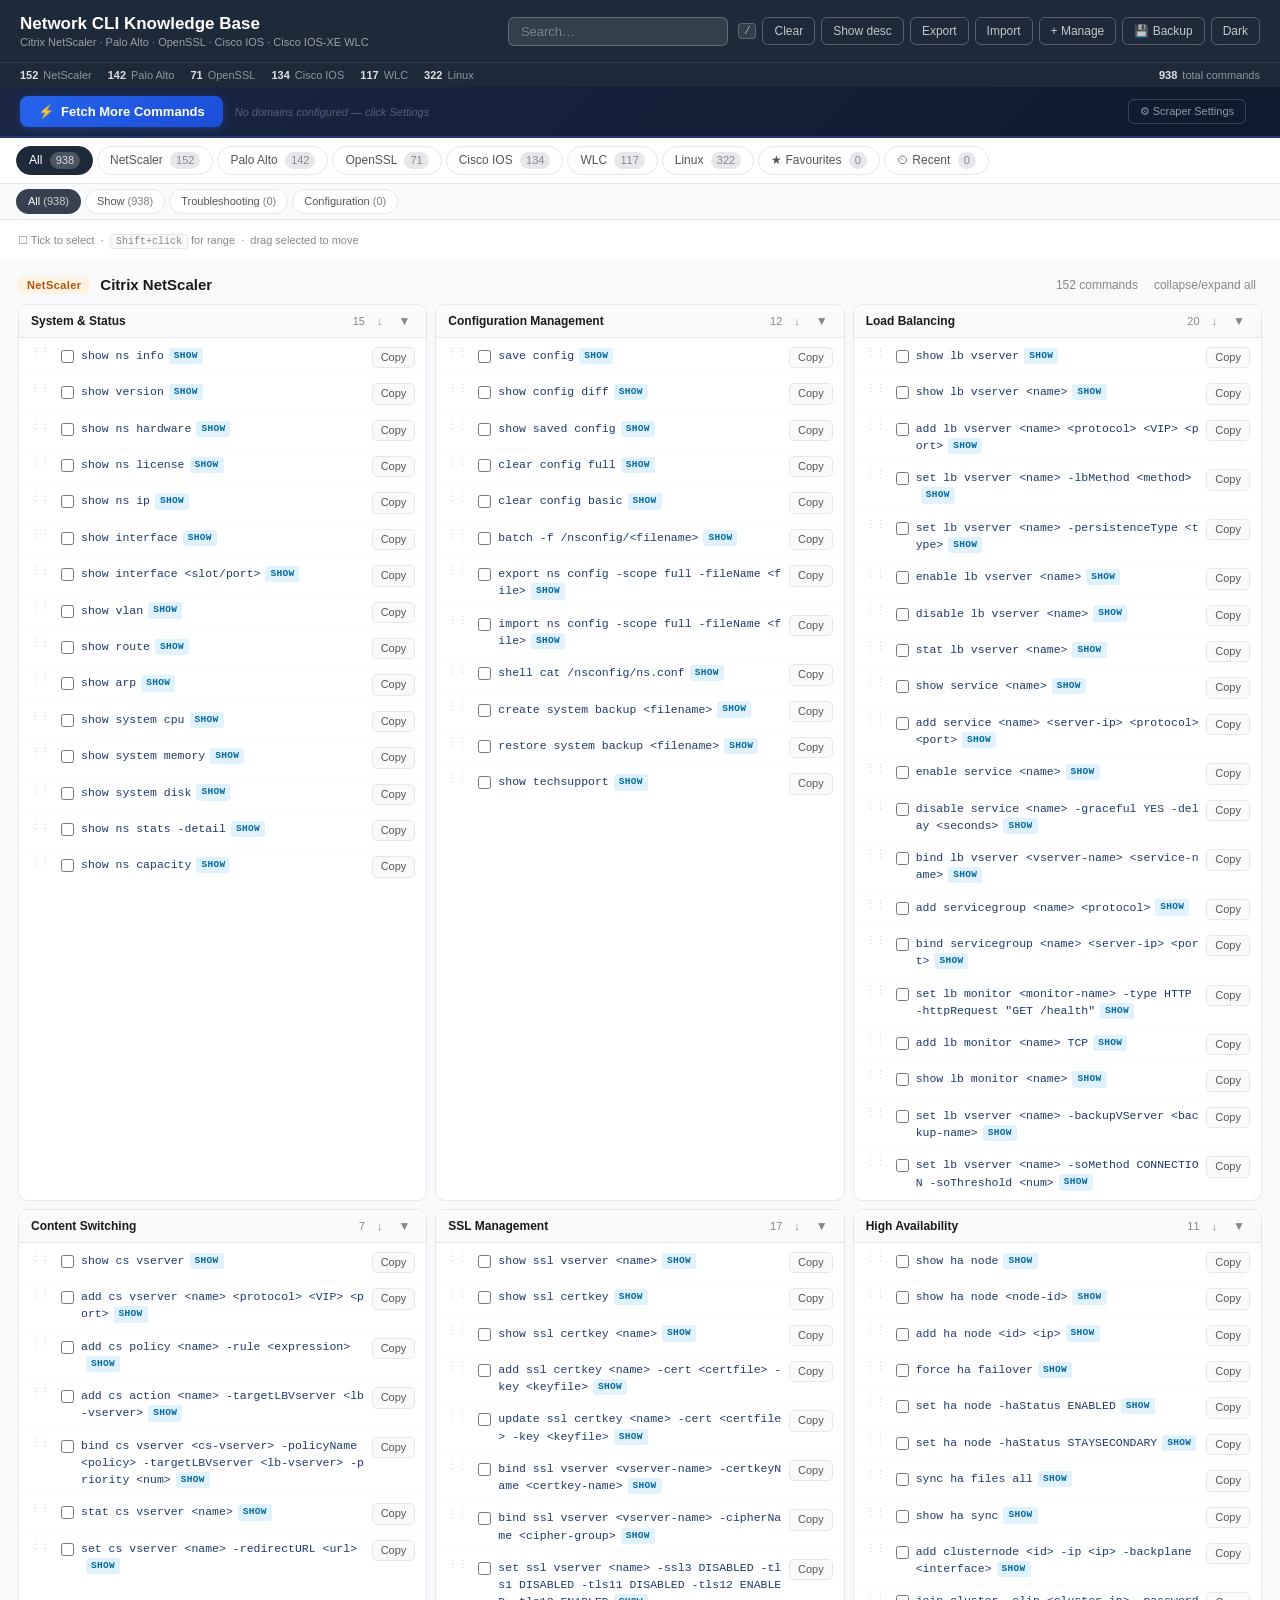
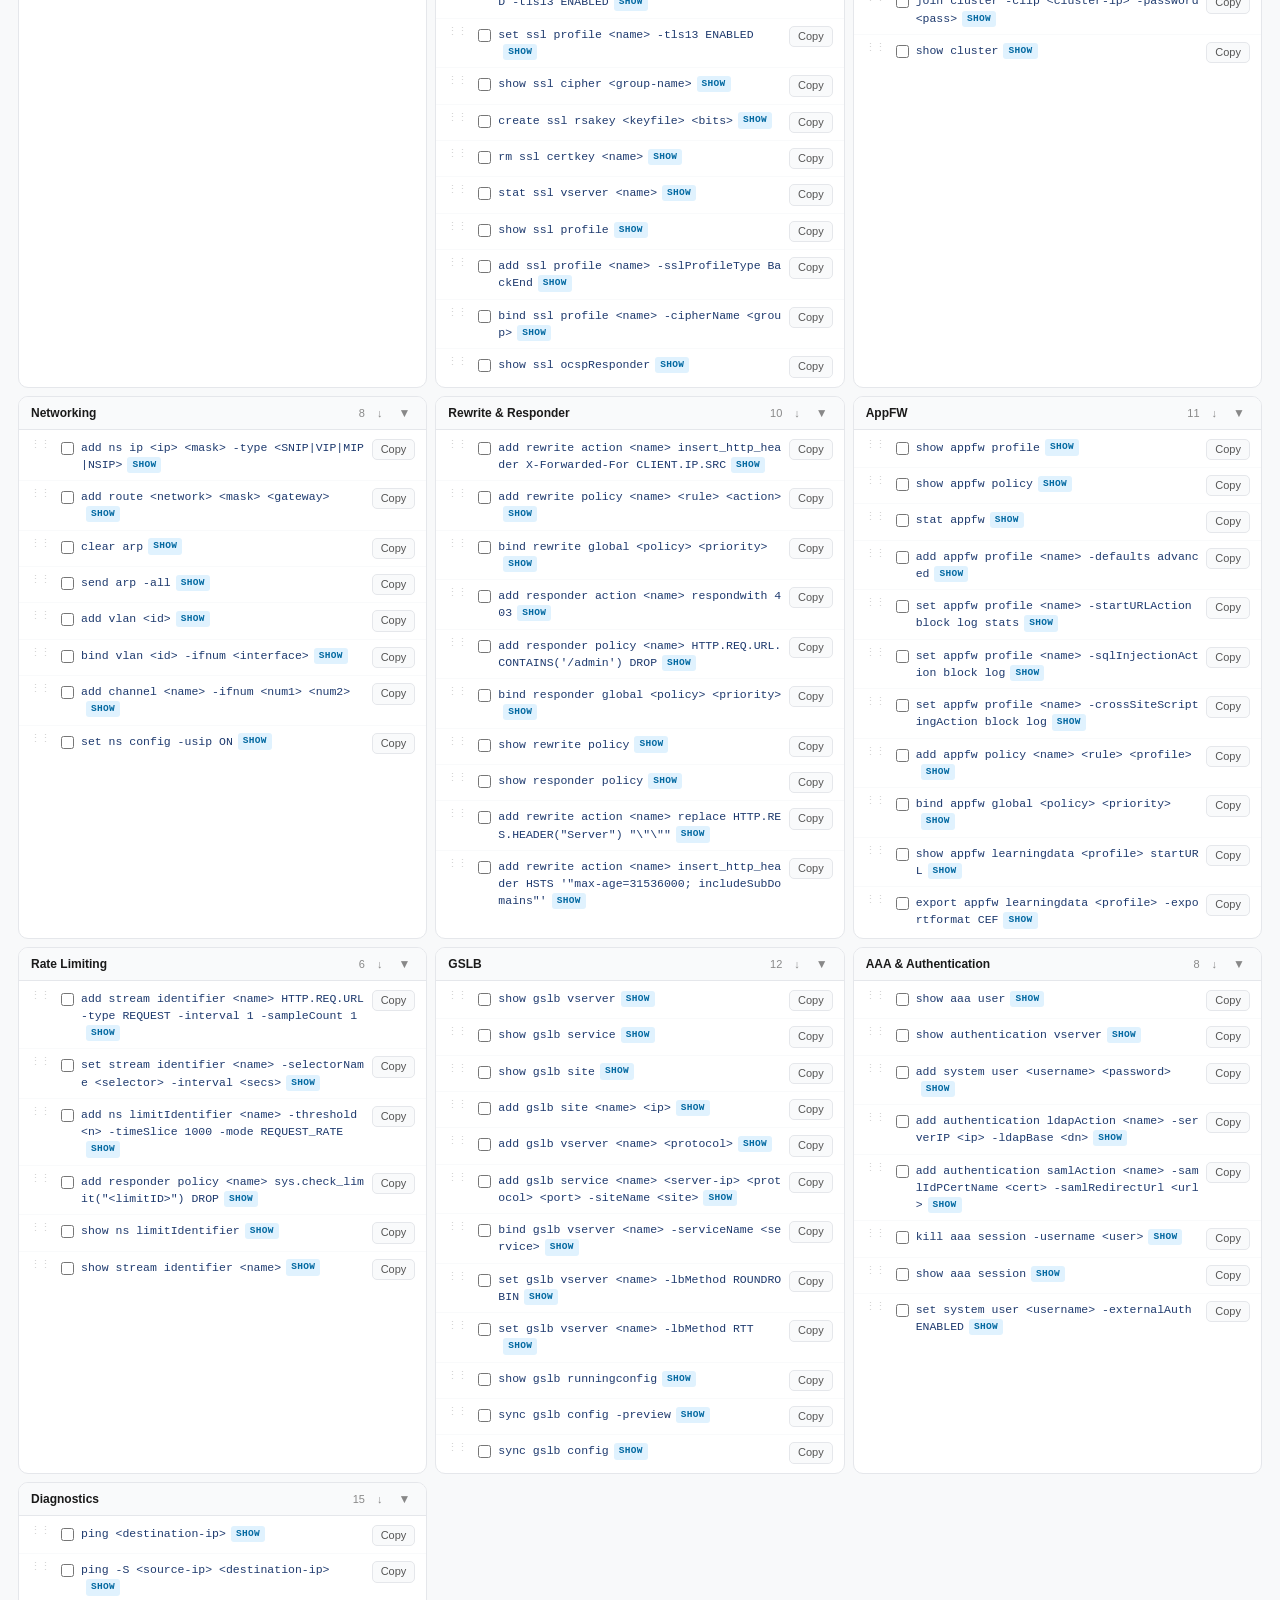
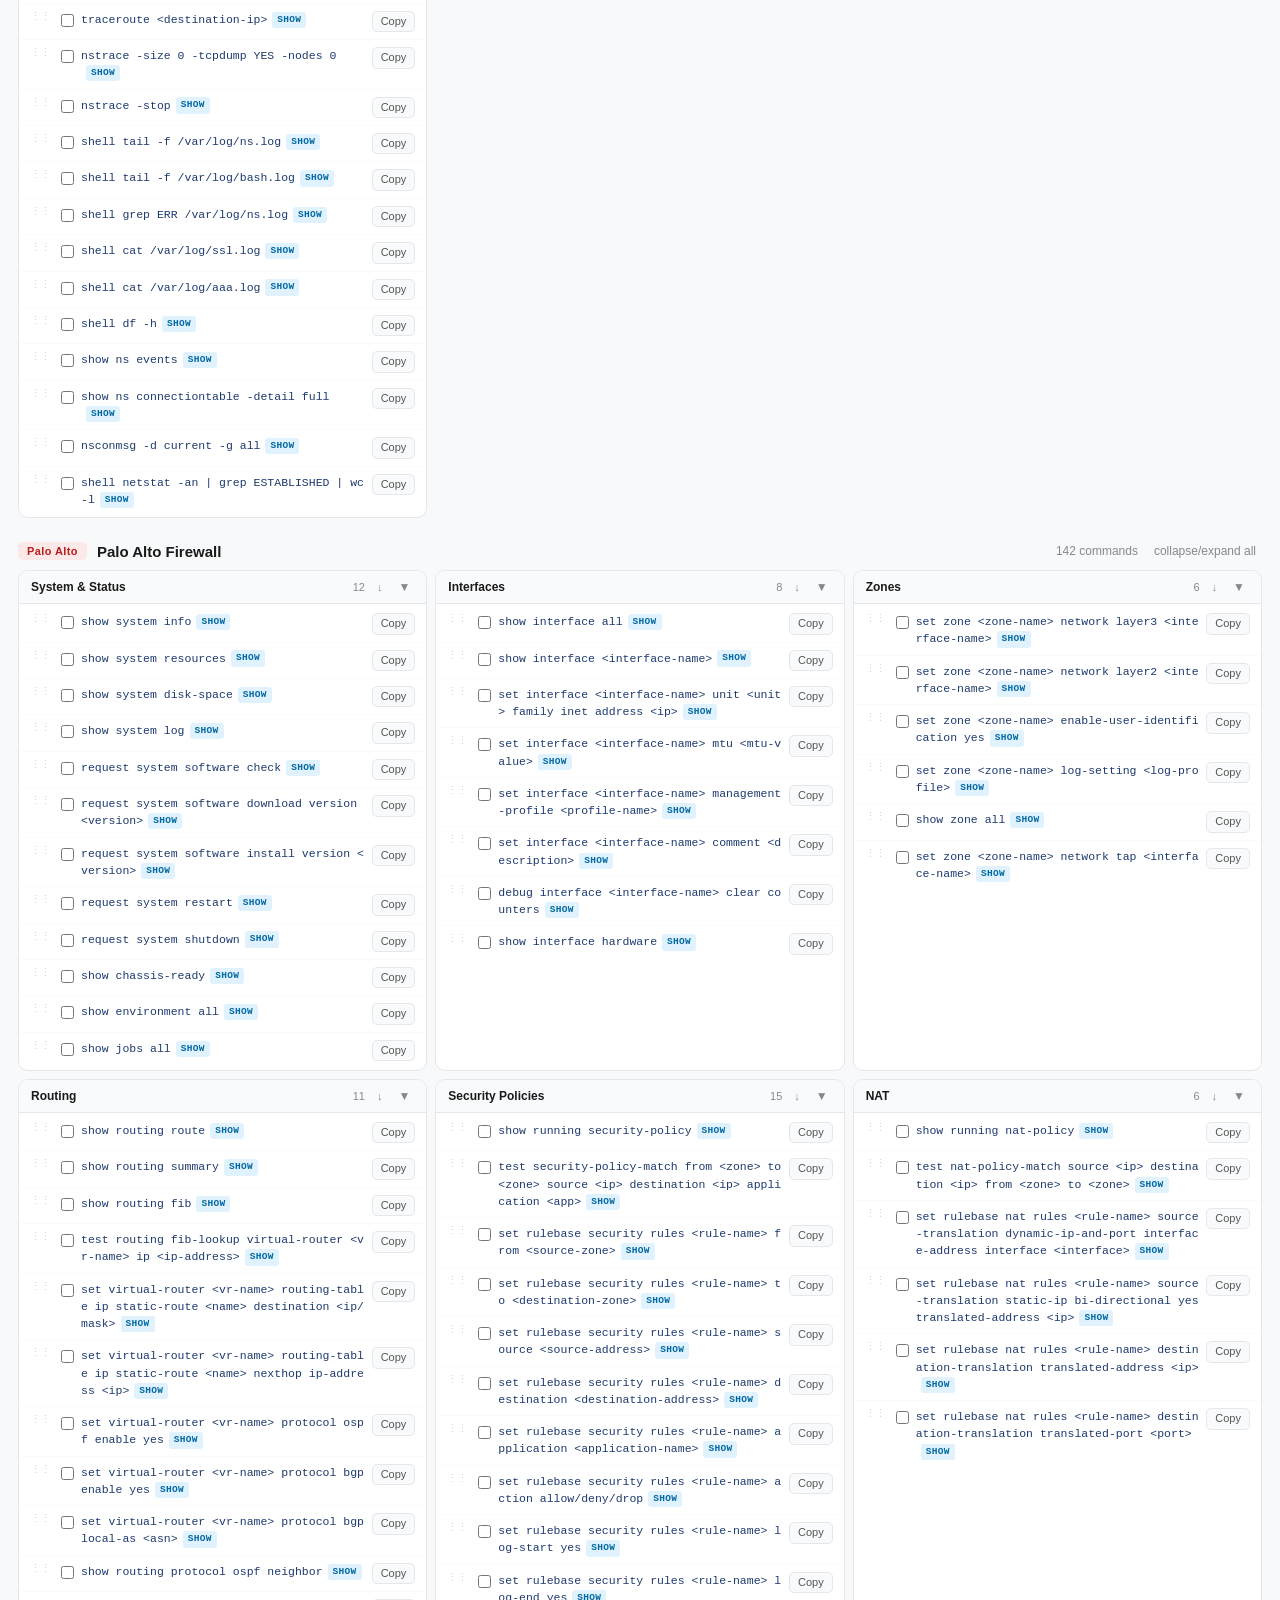
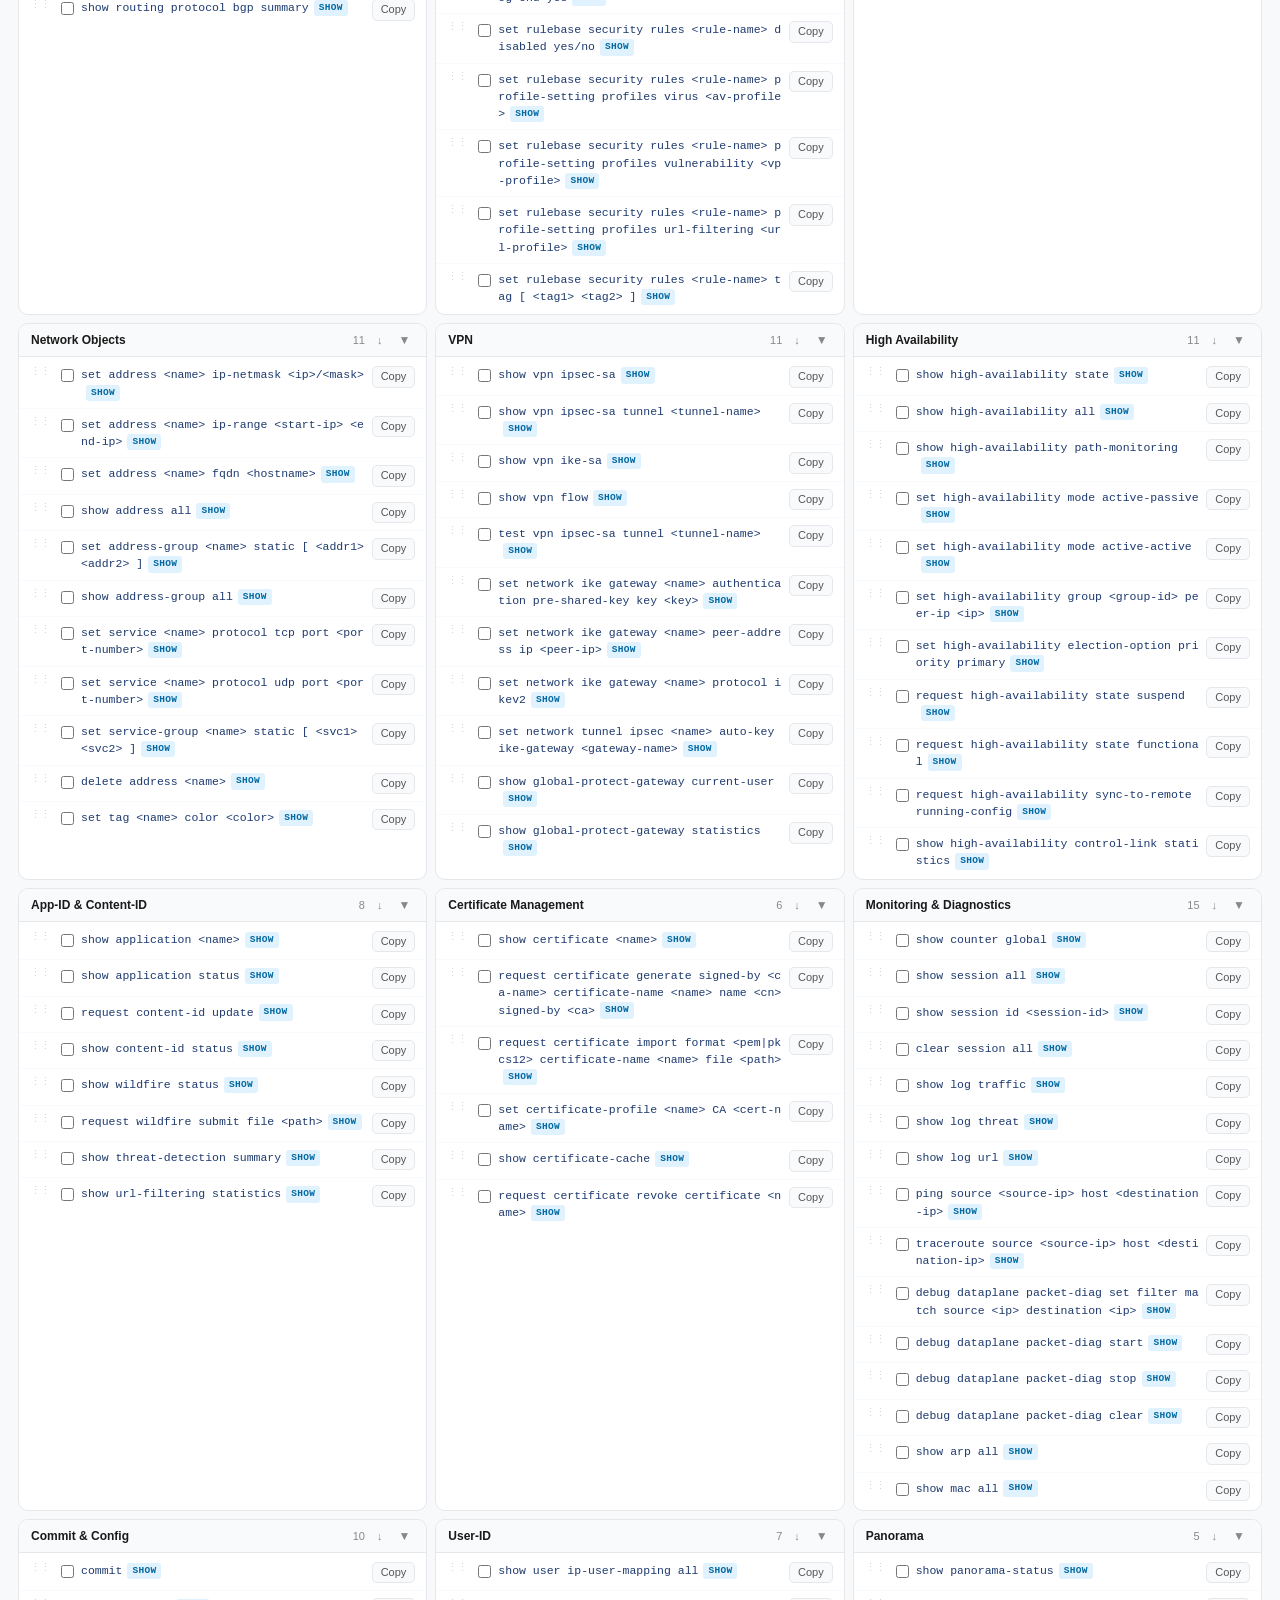
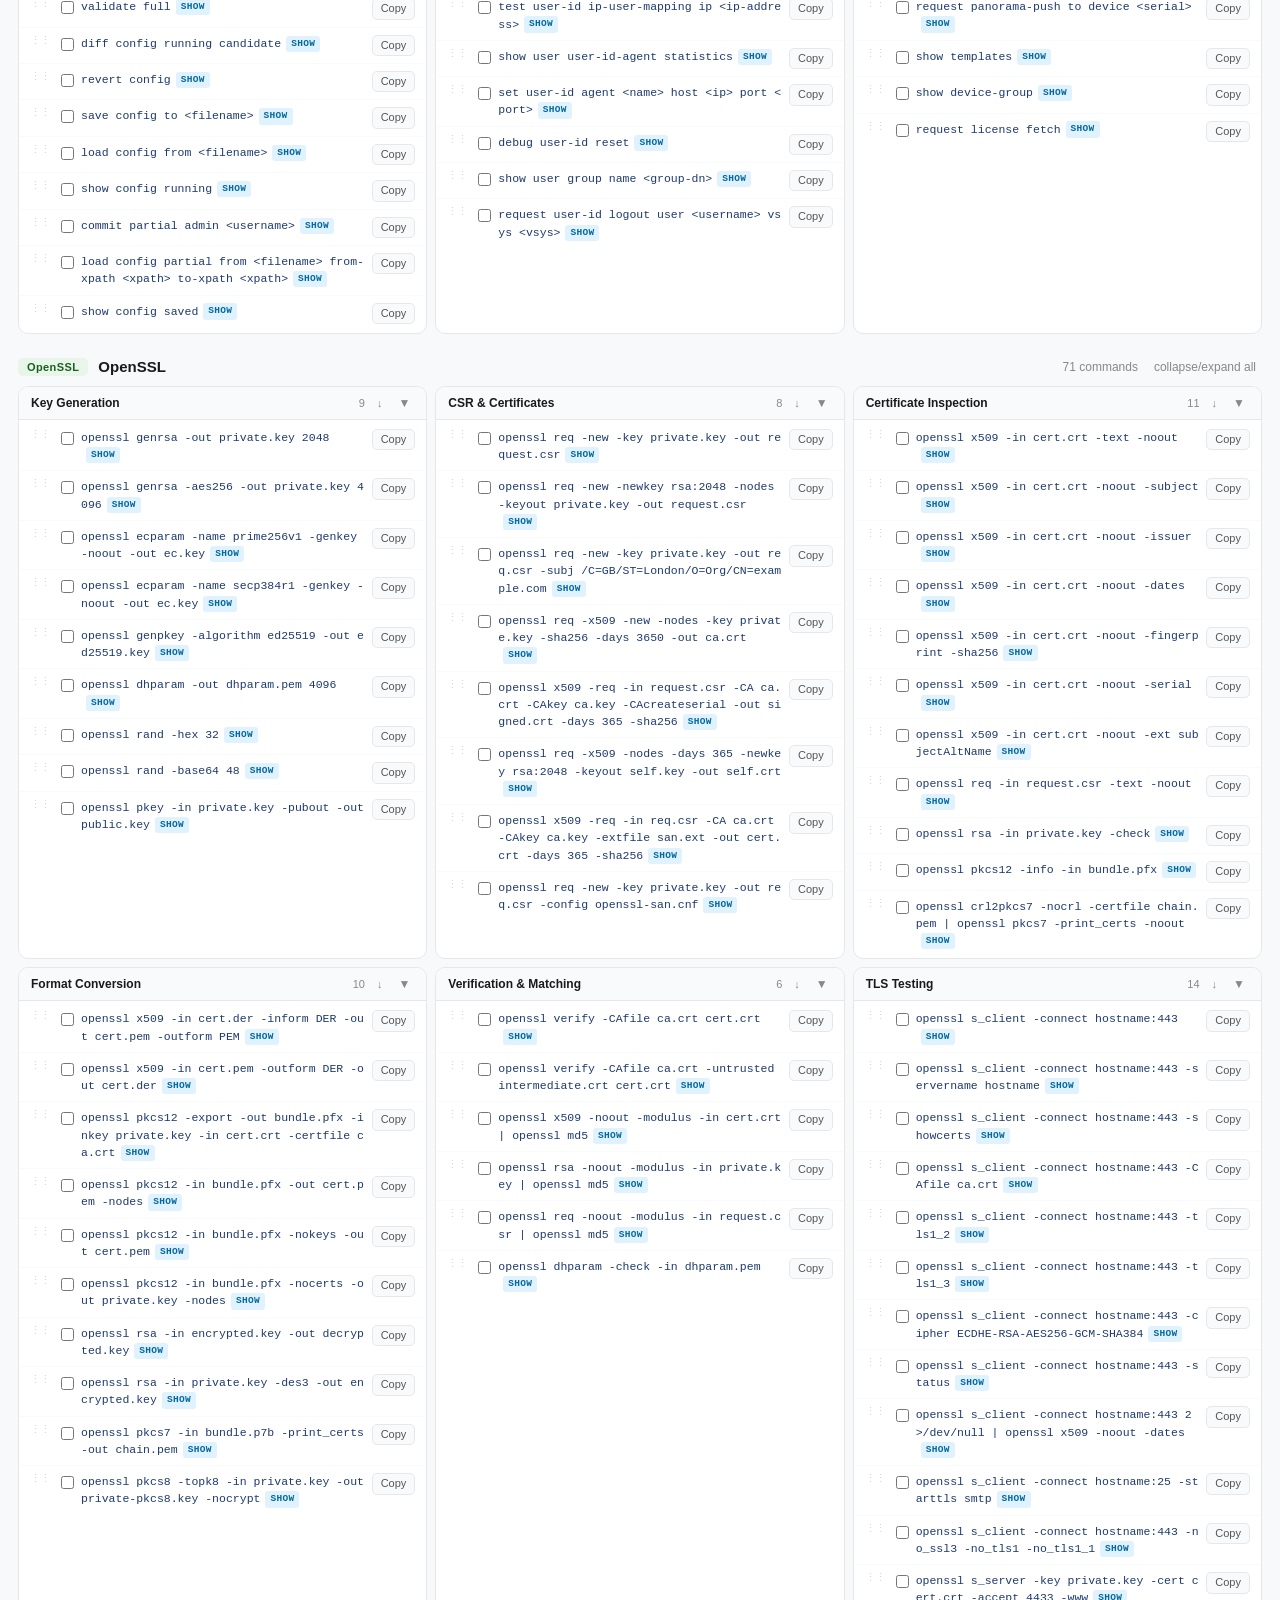
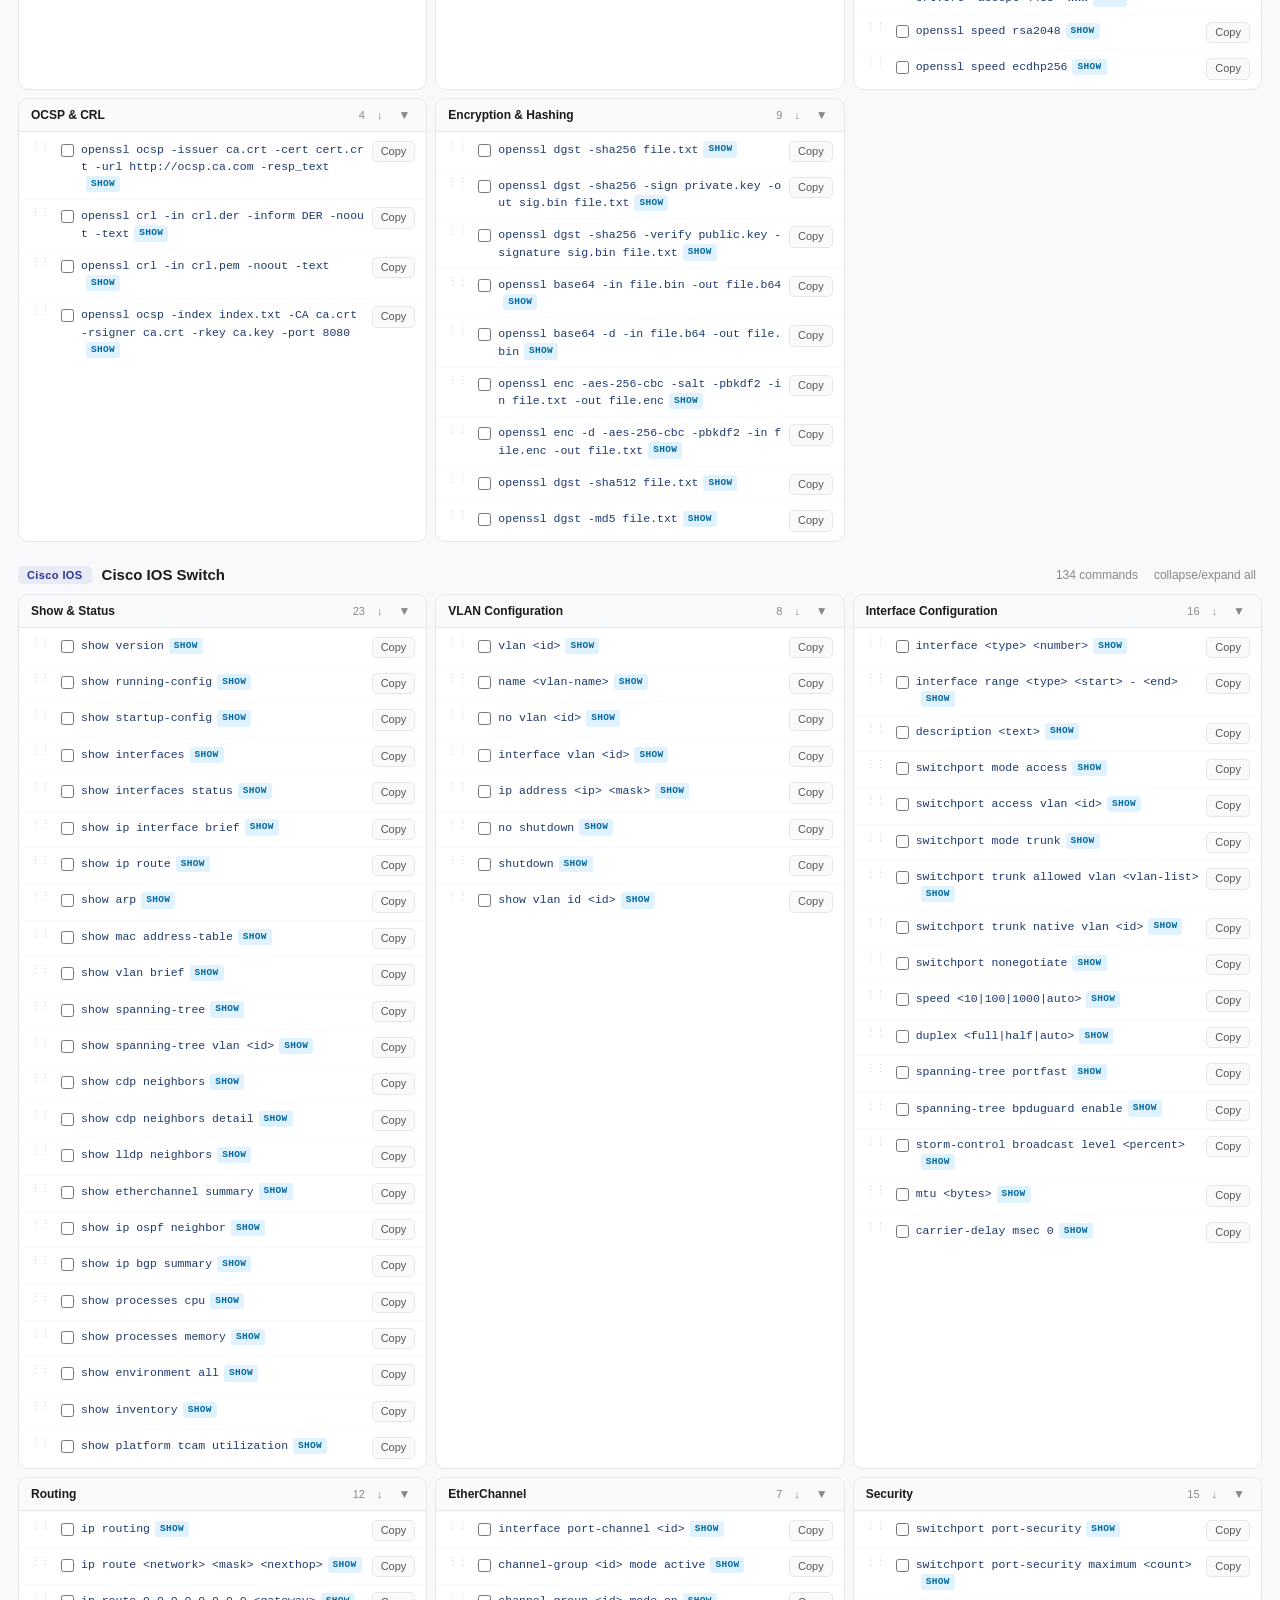
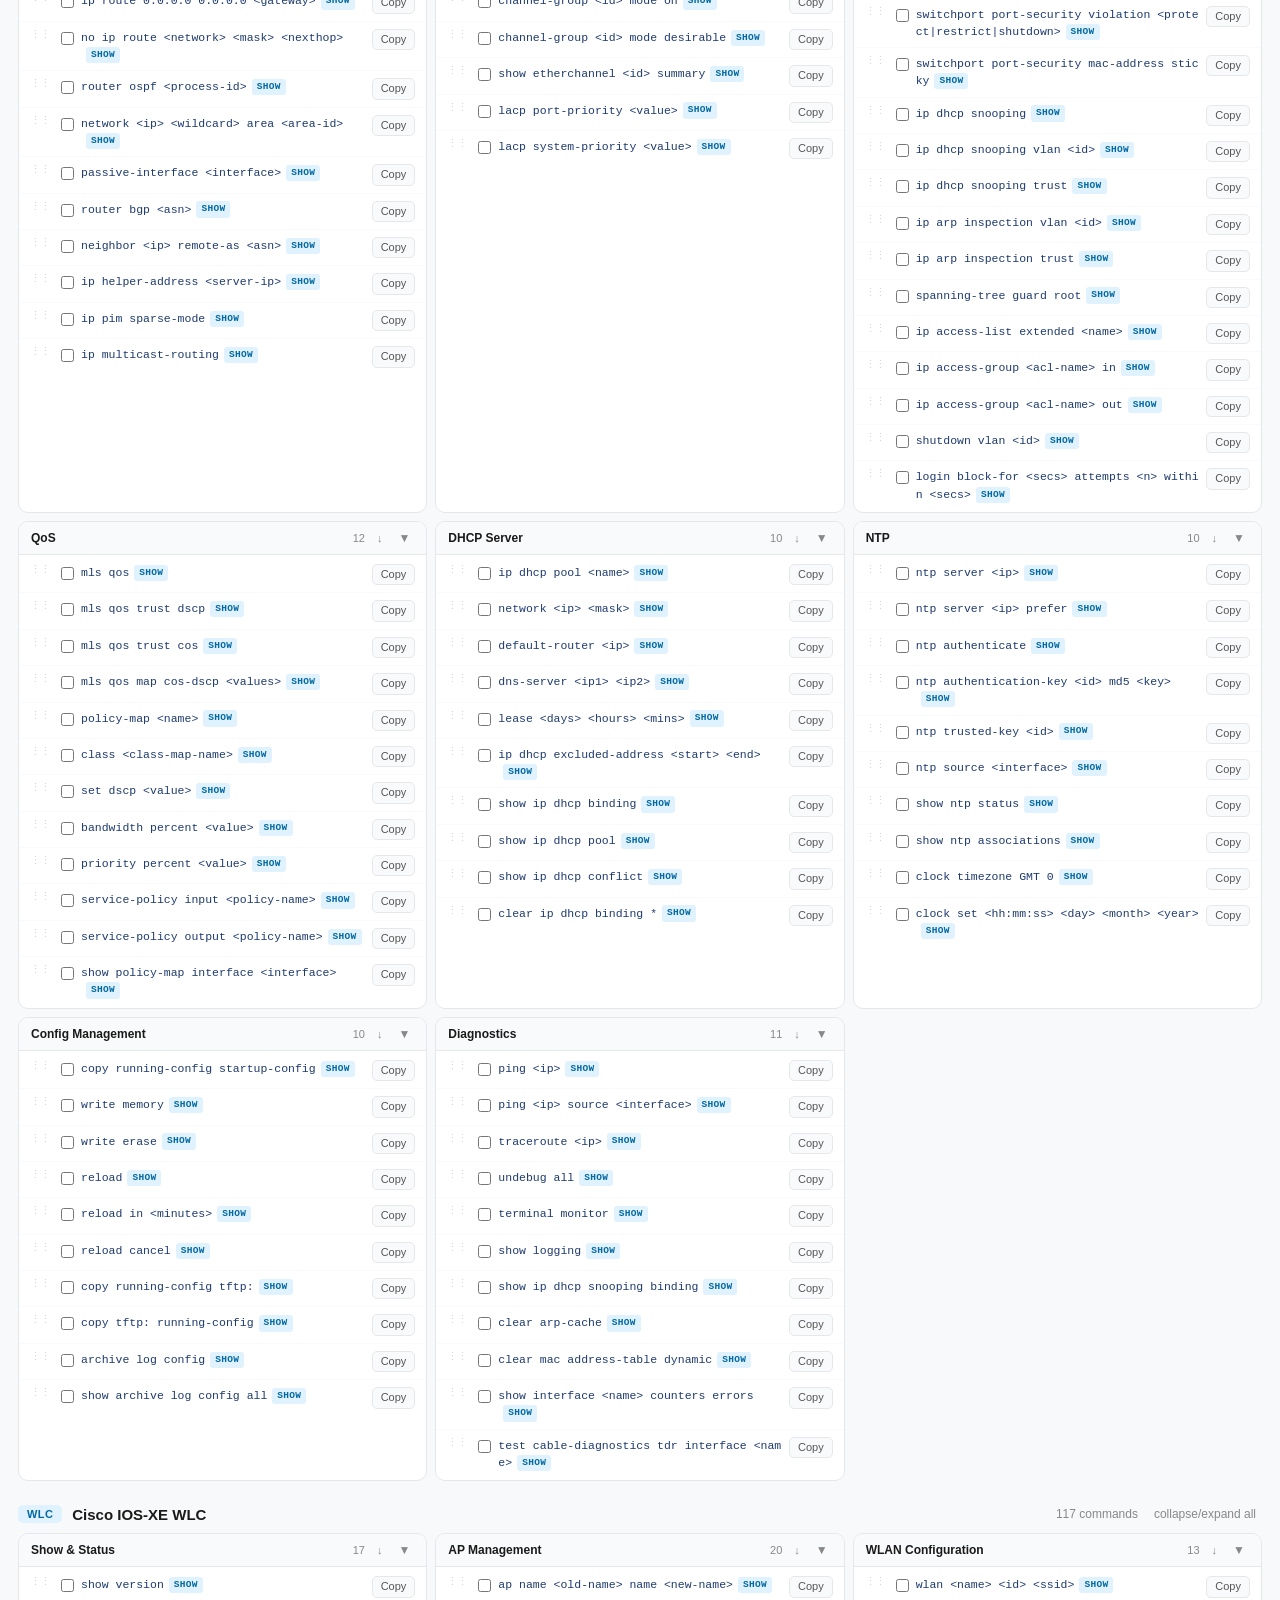
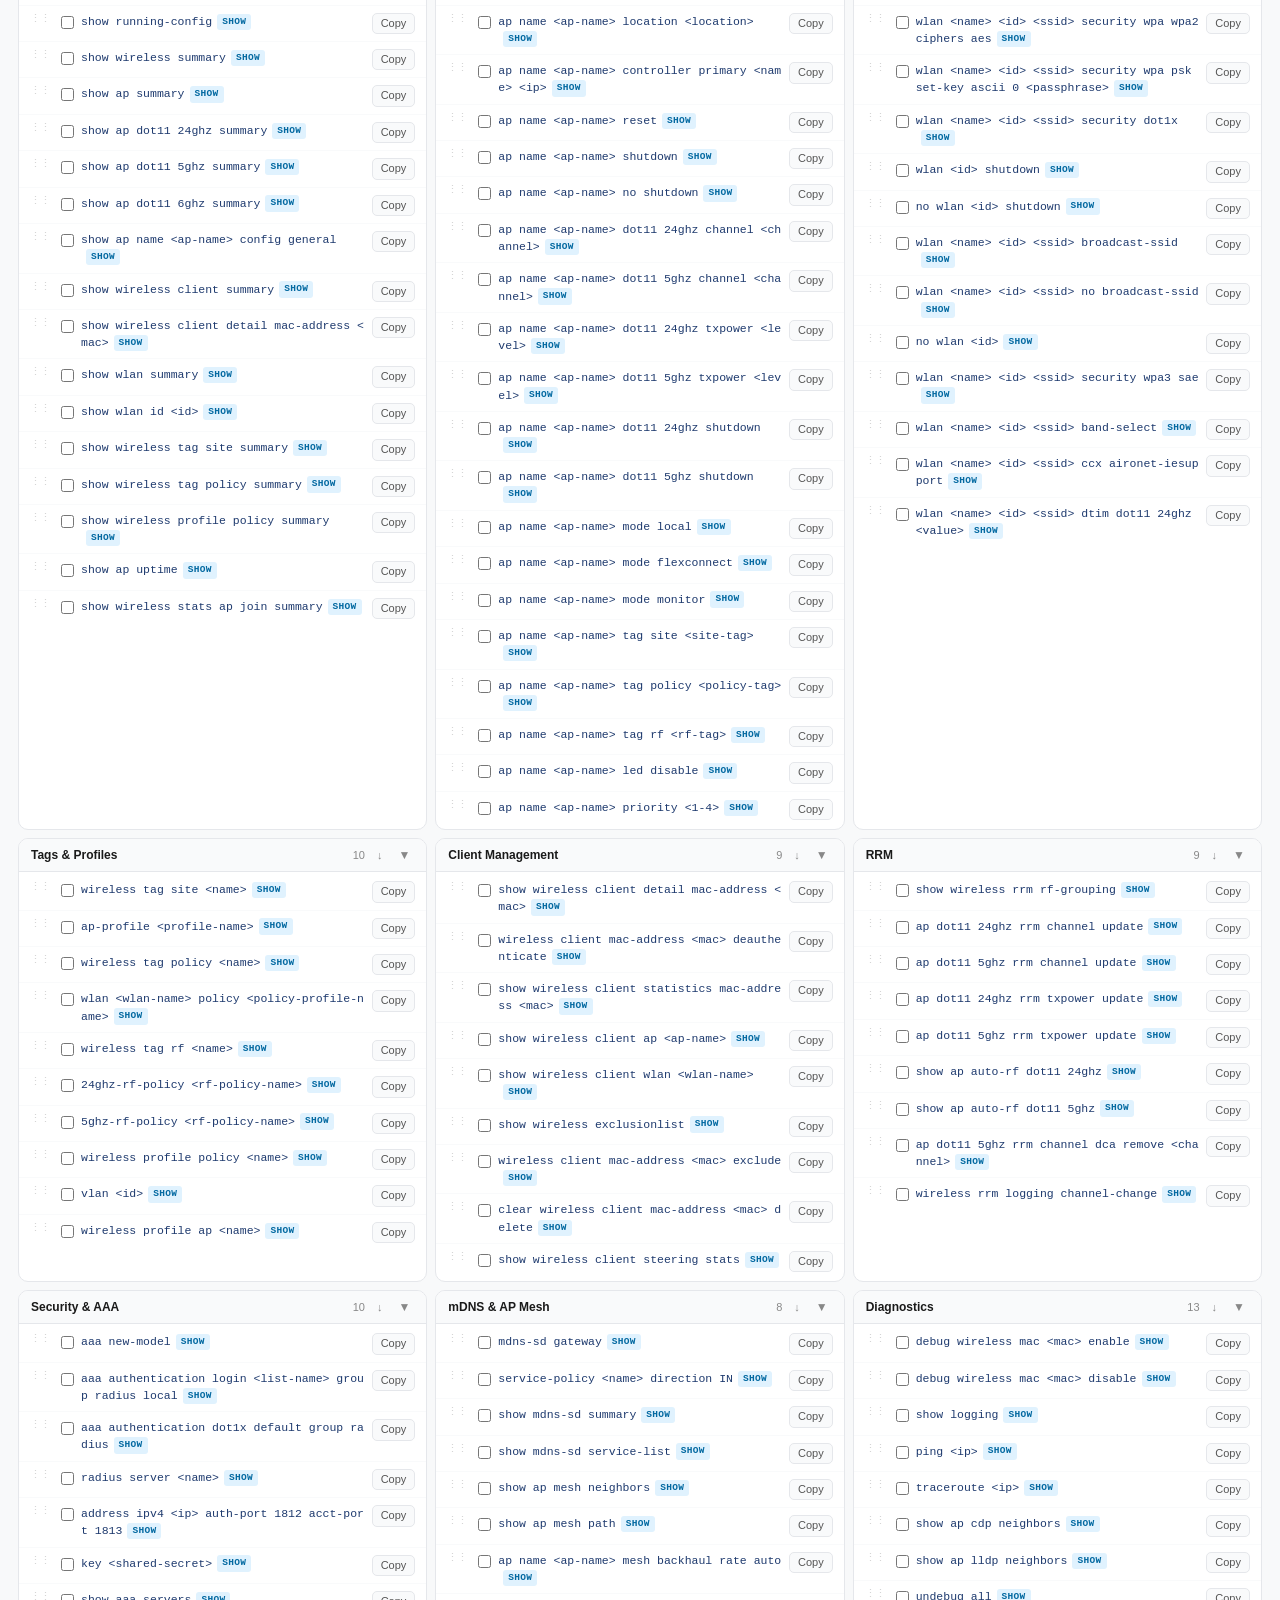
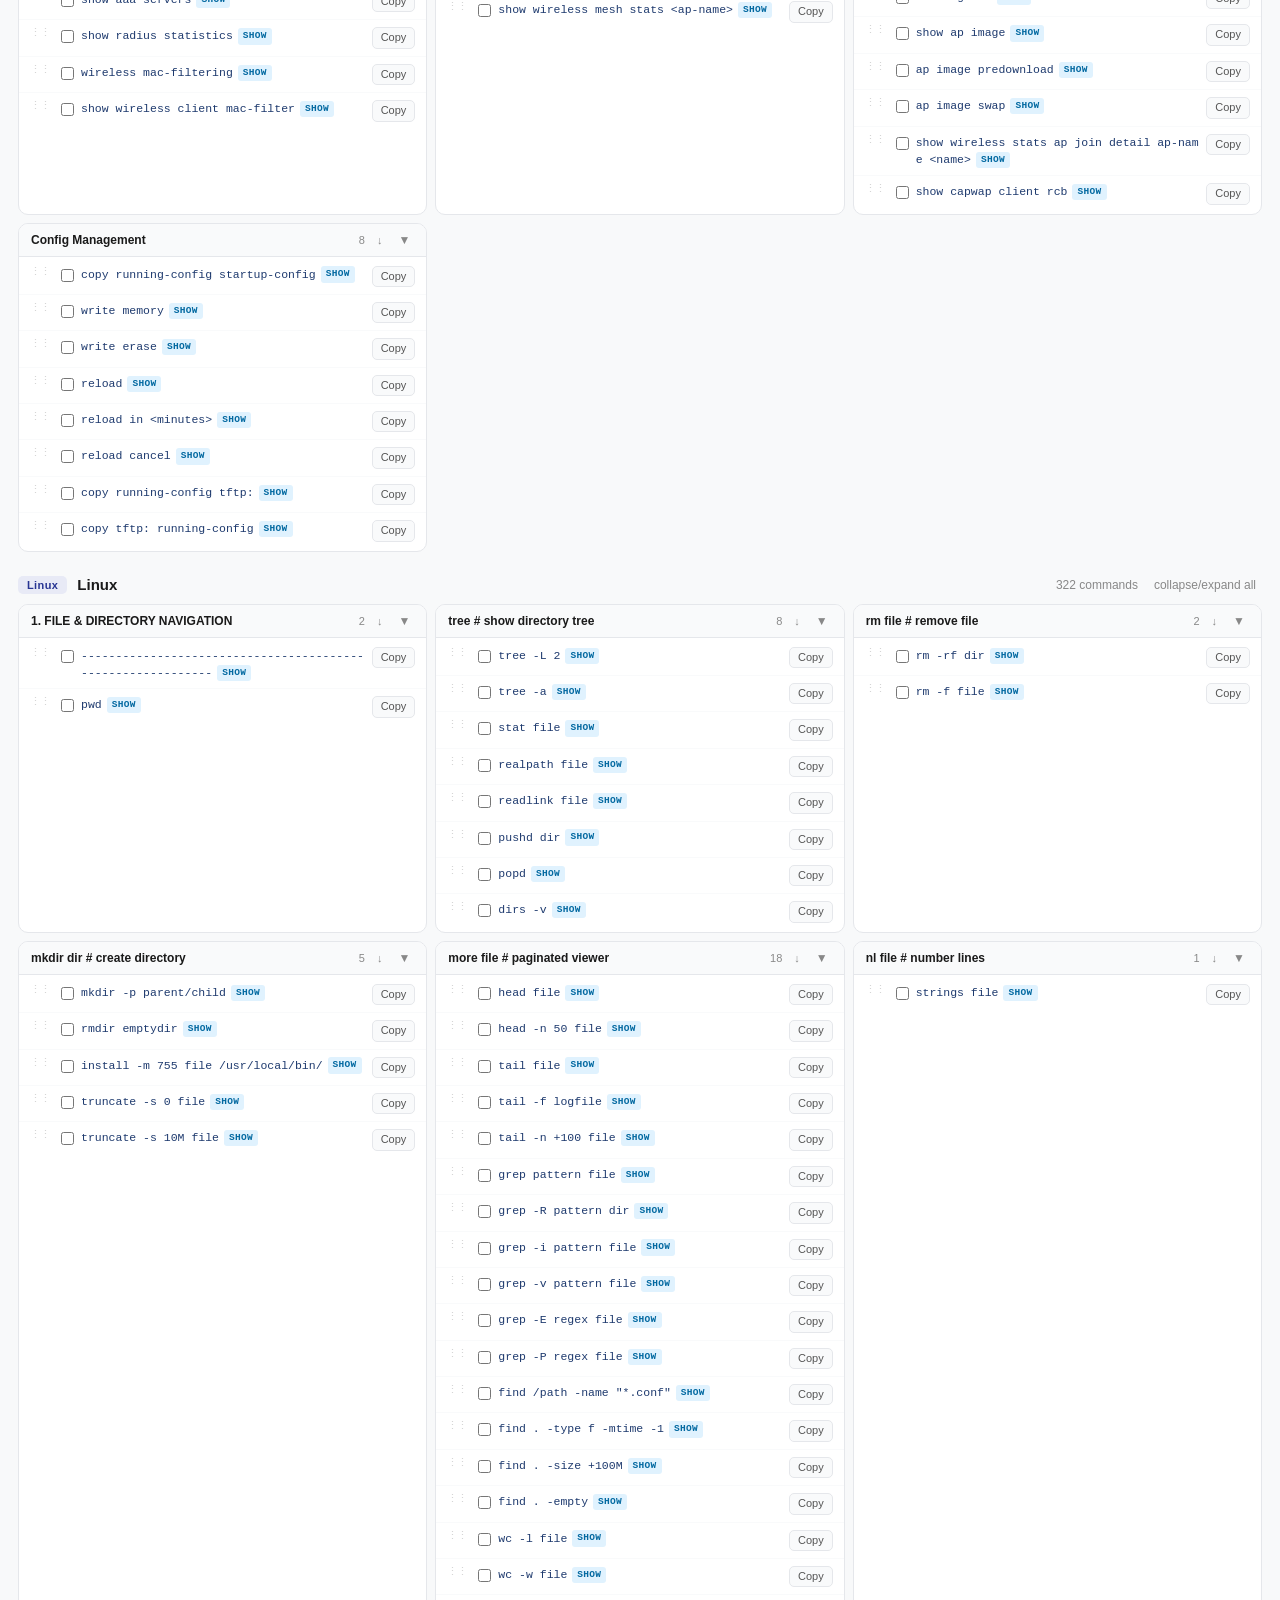
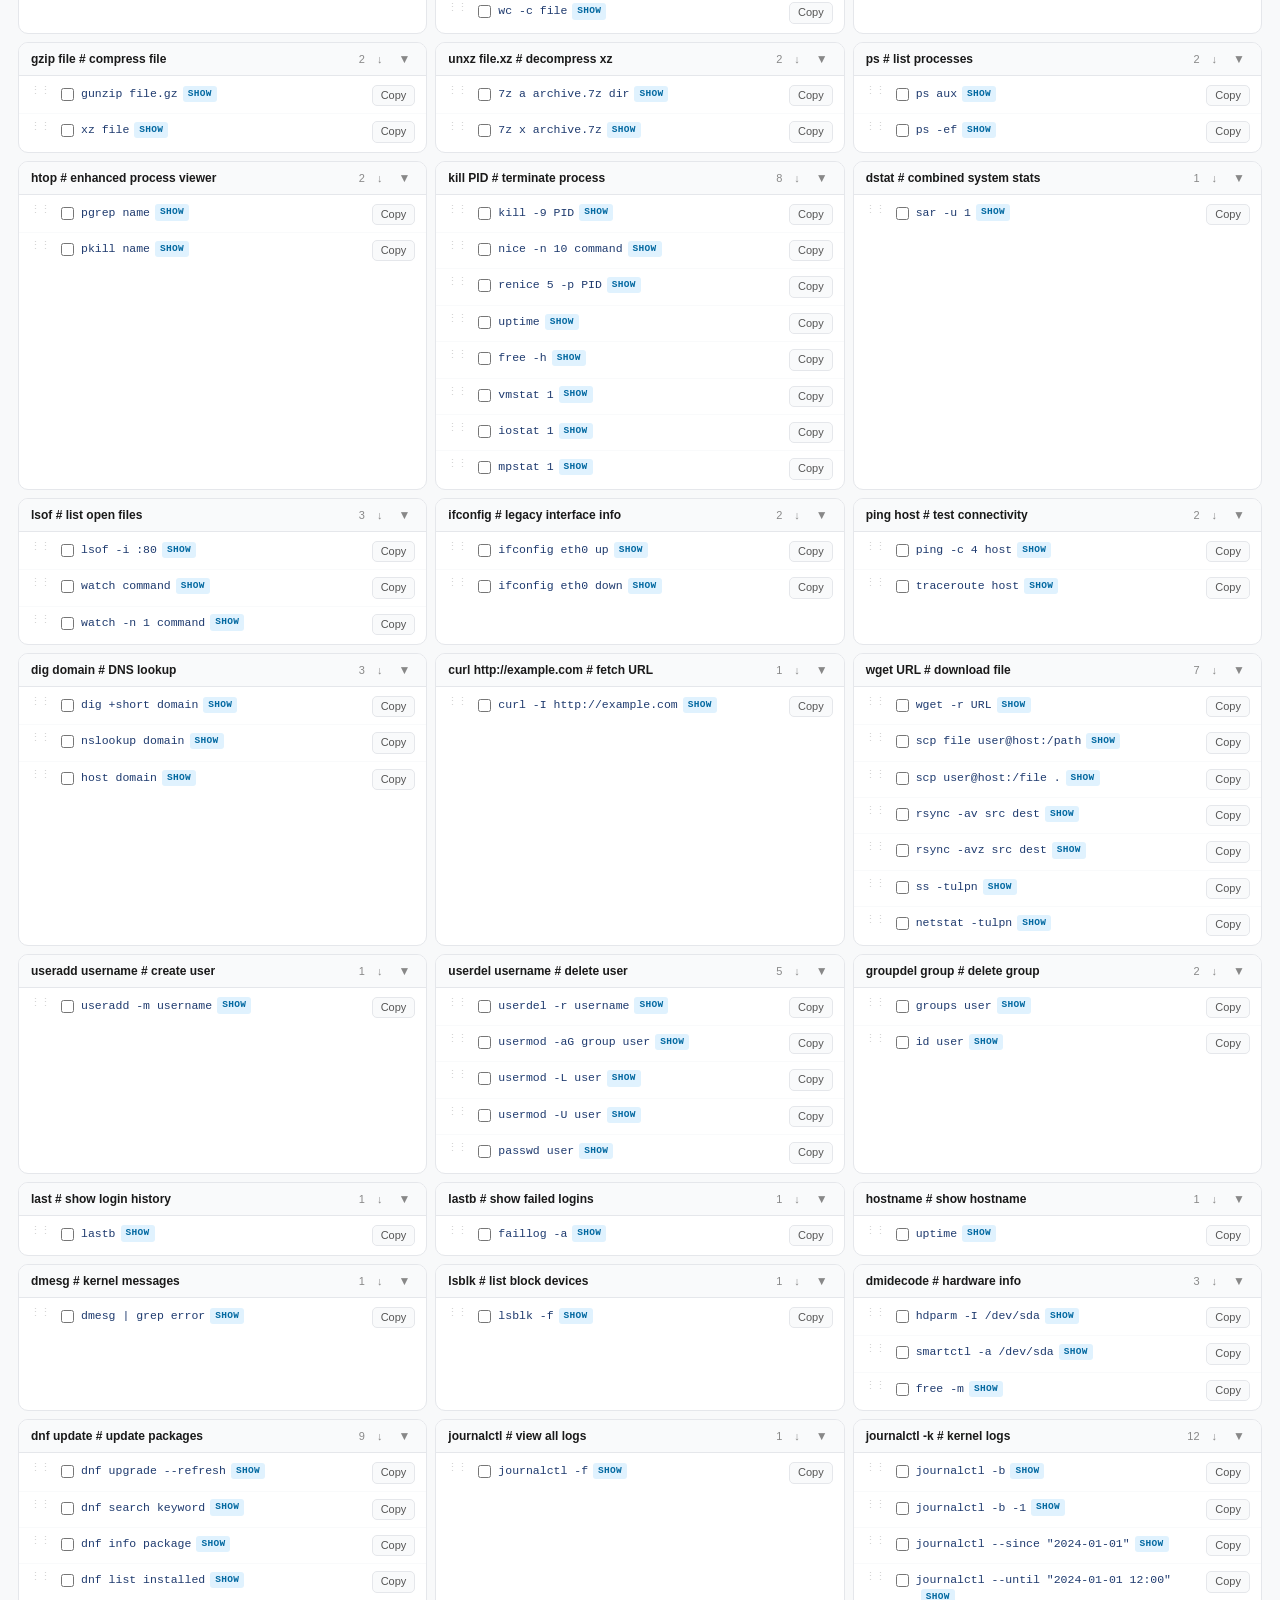
<file: network_kb_v10.html>
<!DOCTYPE html>
<html lang="en">
<head>
<meta charset="UTF-8">
<meta name="viewport" content="width=device-width, initial-scale=1.0">
<title>Network CLI Knowledge Base v4</title>
<style>
*{box-sizing:border-box;margin:0;padding:0}
:root{--bg:#f8f9fa;--card:#fff;--border:#e5e7eb;--border2:#d1d5db;--text:#1a1a1a;--text2:#555;--text3:#888;--header:#1e2a3a;--tab-active:#1e2a3a;--code:#1e3a6e;--hover:#fafbfc;--sel:#f0f4ff;--hl:#fff176;--sec-bg:#f9fafb}
.dark{--bg:#0f1117;--card:#1a1d27;--border:#2a2d3a;--border2:#3a3d4a;--text:#e8eaf0;--text2:#9aa0b8;--text3:#6b7280;--header:#0d111a;--tab-active:#2a3a5a;--code:#7bb3f0;--hover:#1e2130;--sel:#1e2d4a;--hl:#5a4e00;--sec-bg:#13151f}
body{font-family:-apple-system,BlinkMacSystemFont,'Segoe UI',sans-serif;background:var(--bg);color:var(--text);font-size:14px;transition:background .2s,color .2s}
.header{background:var(--header);color:#fff;padding:14px 20px;display:flex;align-items:center;gap:12px;flex-wrap:wrap}
.header-left h1{font-size:17px;font-weight:600}
.header-left p{font-size:11px;opacity:.55;margin-top:2px}
.header-right{margin-left:auto;display:flex;gap:6px;align-items:center;flex-wrap:wrap}
.hbtn{background:none;border:1px solid rgba(255,255,255,.25);color:#ffffffbb;border-radius:6px;padding:5px 11px;cursor:pointer;font-size:12px;font-family:inherit;line-height:1.4;white-space:nowrap}
.hbtn:hover{background:rgba(255,255,255,.1)}
.hbtn.active{background:rgba(255,255,255,.15);border-color:rgba(255,255,255,.5);color:#fff}
#searchInput{background:rgba(255,255,255,.1);border:1px solid rgba(255,255,255,.22);color:#fff;border-radius:6px;padding:6px 12px;font-size:13px;width:220px;outline:none;font-family:inherit}
#searchInput::placeholder{color:rgba(255,255,255,.35)}
#searchInput:focus{border-color:rgba(255,255,255,.45)}
.kbd{display:inline-flex;align-items:center;justify-content:center;background:rgba(255,255,255,.1);border:1px solid rgba(255,255,255,.2);border-radius:4px;padding:1px 5px;font-size:11px;color:rgba(255,255,255,.6);margin-left:4px;font-family:monospace}
.stats-bar{background:var(--header);border-top:1px solid rgba(255,255,255,.08);padding:6px 20px;display:flex;gap:16px;flex-wrap:wrap}
.stat-pill{font-size:11px;color:rgba(255,255,255,.5);display:flex;align-items:center;gap:5px}
.stat-pill strong{color:rgba(255,255,255,.85);font-weight:600}
.tabs{display:flex;gap:4px;padding:8px 16px;background:var(--card);border-bottom:1px solid var(--border);flex-wrap:wrap;position:sticky;top:0;z-index:100}
.tab{padding:5px 12px;border-radius:20px;border:1px solid var(--border);background:var(--card);cursor:pointer;font-size:12px;font-weight:500;color:var(--text2);font-family:inherit;line-height:1.4}
.tab:hover{background:var(--hover)}
.tab.active{background:var(--tab-active);color:#fff;border-color:var(--tab-active)}
.tab .cnt{display:inline-block;background:var(--border);color:var(--text3);border-radius:10px;padding:1px 6px;font-size:11px;margin-left:4px}
.tab.active .cnt{background:rgba(255,255,255,.2);color:rgba(255,255,255,.8)}
.toolbar{padding:7px 18px;background:var(--card);border-bottom:1px solid var(--sec-bg);display:flex;align-items:center;gap:8px;flex-wrap:wrap;min-height:40px}
.sel-count{font-size:12px;color:var(--text2)}
.tbtn{background:var(--card);border:1px solid var(--border);color:var(--text2);border-radius:6px;padding:4px 10px;cursor:pointer;font-size:12px;font-family:inherit;line-height:1.4}
.tbtn:hover{background:var(--hover)}
.tbtn.danger{color:#b91c1c;border-color:#fca5a5}
.tbtn.danger:hover{background:#fef2f2}
.tbtn.star{color:#b45309;border-color:#fcd34d}
.tbtn.star:hover{background:#fffbeb}
.tbtn.export{color:#1d4ed8;border-color:#93c5fd}
.tbtn.export:hover{background:#eff6ff}
.match-info{font-size:12px;color:var(--text3);margin-left:auto}
.main{padding:16px 18px;max-width:1400px;margin:0 auto}
.platform-section{margin-bottom:24px}
.platform-header{display:flex;align-items:center;gap:10px;margin-bottom:10px}
.pbadge{padding:3px 9px;border-radius:5px;font-size:11px;font-weight:700;letter-spacing:.4px}
.badge-ns{background:#fef3e2;color:#b45309}
.badge-pa{background:#fde8e8;color:#b91c1c}
.badge-ssl{background:#e8f5e9;color:#1b5e20}
.badge-sw{background:#e8eaf6;color:#283593}
.badge-wlc{background:#e0f2fe;color:#0369a1}
.badge-fav{background:#fdf4ff;color:#7e22ce}
.badge-hist{background:#f0fdf4;color:#166534}
.ptitle{font-size:15px;font-weight:600;color:var(--text)}
.pcnt{font-size:12px;color:var(--text3);margin-left:auto}
.pcollapse{background:none;border:none;cursor:pointer;color:var(--text3);font-size:12px;padding:2px 6px;border-radius:4px;font-family:inherit}
.pcollapse:hover{color:var(--text)}
.sections-grid{display:grid;grid-template-columns:repeat(auto-fill,minmax(340px,1fr));gap:8px}
.section-card{background:var(--card);border:1px solid var(--border);border-radius:10px;overflow:hidden}
.section-title{padding:8px 12px;font-size:12px;font-weight:600;border-bottom:1px solid var(--border);display:flex;align-items:center;justify-content:space-between;color:var(--text);background:var(--sec-bg)}
.sec-actions{display:flex;align-items:center;gap:6px}
.sec-cnt{font-size:11px;color:var(--text3);font-weight:400}
.sec-copy-all{background:none;border:none;cursor:pointer;font-size:11px;color:var(--text3);padding:2px 6px;border-radius:4px;font-family:inherit}
.sec-copy-all:hover{background:var(--hover);color:var(--text2)}
.sec-collapse{background:none;border:none;cursor:pointer;font-size:12px;color:var(--text3);padding:2px 4px;line-height:1}
.cmd-list{padding:2px 0}
.cmd-item{padding:7px 11px;border-bottom:1px solid var(--sec-bg);position:relative;cursor:pointer}
.cmd-item:last-child{border-bottom:none}
.cmd-item:hover{background:var(--hover)}
.cmd-item.selected{background:var(--sel)}
.cmd-item.flagged .cmd-code{text-decoration:line-through;opacity:.45}
.cmd-item.flagged::after{content:'Flagged';position:absolute;right:70px;top:8px;font-size:10px;color:#b91c1c;background:#fde8e8;border-radius:4px;padding:1px 6px;pointer-events:none}
.cmd-item.favourite .cmd-code::before{content:'★ ';color:#b45309}
.cmd-row{display:flex;align-items:flex-start;gap:7px}
.cmd-cb{margin-top:3px;width:13px;height:13px;cursor:pointer;flex-shrink:0;accent-color:#3b5bdb}
.cmd-body{flex:1;min-width:0;overflow:hidden}
.cmd-actions{flex-shrink:0;display:flex;gap:4px}
.cmd-code{font-family:'SF Mono',Consolas,'Courier New',monospace;font-size:11.5px;color:var(--code);font-weight:500;word-break:break-all;line-height:1.5;white-space:pre-wrap}
.cmd-desc{font-size:11.5px;color:var(--text2);margin-top:3px;line-height:1.5;display:none;white-space:normal}
.cmd-item.desc-on .cmd-desc{display:block}
.cbtn{background:var(--sec-bg);border:1px solid var(--border);color:var(--text2);border-radius:5px;padding:2px 8px;font-size:11px;cursor:pointer;font-family:inherit;line-height:1.4;white-space:nowrap}
.cbtn:hover{background:var(--hover)}
.cbtn.copied{background:#e6f9f0;border-color:#a3dfc3;color:#1a7f52}
.ctx-menu{position:fixed;background:var(--card);border:1px solid var(--border);border-radius:8px;box-shadow:0 4px 16px rgba(0,0,0,.15);padding:4px 0;z-index:9999;min-width:185px}
.ctx-item{padding:7px 13px;cursor:pointer;font-size:13px;display:flex;align-items:center;gap:7px;color:var(--text)}
.ctx-item:hover{background:var(--hover)}
.ctx-item.danger{color:#b91c1c}
.ctx-item.star{color:#b45309}
.ctx-item.undo{color:#1d4ed8}
.ctx-divider{height:1px;background:var(--border);margin:3px 0}
.no-results{text-align:center;padding:50px 20px;color:var(--text3)}
.hl{background:var(--hl);border-radius:2px;padding:0 1px}
.history-bar{padding:8px 18px;background:var(--sec-bg);border-bottom:1px solid var(--border);font-size:12px;display:flex;align-items:center;gap:8px;flex-wrap:wrap;min-height:36px}
.hist-label{color:var(--text3);font-size:11px}
.hist-chip{background:var(--card);border:1px solid var(--border);border-radius:12px;padding:2px 9px;font-size:11px;color:var(--code);cursor:pointer;font-family:monospace;white-space:nowrap;max-width:180px;overflow:hidden;text-overflow:ellipsis}
.hist-chip:hover{border-color:var(--border2)}
.hist-clear{background:none;border:none;color:var(--text3);cursor:pointer;font-size:11px;margin-left:auto;font-family:inherit}
.hist-clear:hover{color:var(--text)}
.modal-overlay{position:fixed;inset:0;background:rgba(0,0,0,.4);z-index:10000;display:flex;align-items:center;justify-content:center}
.modal{background:var(--card);border:1px solid var(--border);border-radius:12px;padding:20px;min-width:320px;max-width:480px;width:90%}
.modal h3{font-size:15px;font-weight:600;margin-bottom:12px;color:var(--text)}
.modal textarea{width:100%;height:140px;font-size:12px;font-family:monospace;background:var(--sec-bg);border:1px solid var(--border);border-radius:6px;padding:8px;color:var(--text);resize:vertical}
.modal-footer{display:flex;gap:8px;margin-top:12px;justify-content:flex-end}
.mbtn{background:var(--card);border:1px solid var(--border);color:var(--text);border-radius:6px;padding:6px 14px;cursor:pointer;font-size:13px;font-family:inherit}
.mbtn.primary{background:#1e2a3a;color:#fff;border-color:#1e2a3a}
.mbtn:hover{background:var(--hover)}
.mbtn.primary:hover{background:#2a3a4a}
@media(max-width:600px){.header-right{margin-left:0;width:100%}#searchInput{width:100%}.sections-grid{grid-template-columns:1fr}}

.modal.wide{min-width:560px;max-width:700px;width:94%}
.mgr-tabs{display:flex;gap:4px;margin-bottom:14px;border-bottom:1px solid var(--border);padding-bottom:10px}
.mgr-tab{background:none;border:1px solid var(--border);border-radius:20px;padding:4px 14px;cursor:pointer;font-size:12px;font-weight:500;color:var(--text2);font-family:inherit}
.mgr-tab.active{background:var(--tab-active);color:#fff;border-color:var(--tab-active)}
.mgr-section{margin-bottom:14px}
.mgr-label{font-size:11px;font-weight:600;color:var(--text3);text-transform:uppercase;letter-spacing:.5px;margin-bottom:6px}
.mgr-row{display:flex;gap:6px;align-items:center;margin-bottom:6px;flex-wrap:wrap}
.mgr-input{background:var(--sec-bg);border:1px solid var(--border);border-radius:6px;padding:5px 9px;font-size:12px;color:var(--text);font-family:inherit;outline:none;flex:1;min-width:0}
.mgr-input:focus{border-color:var(--border2)}
.mgr-input.full{width:100%;flex:none}
.mgr-select{background:var(--sec-bg);border:1px solid var(--border);border-radius:6px;padding:5px 9px;font-size:12px;color:var(--text);font-family:inherit;outline:none;min-width:140px}
.mgr-list{border:1px solid var(--border);border-radius:8px;overflow:hidden;margin-bottom:10px;max-height:180px;overflow-y:auto}
.mgr-list-item{display:flex;align-items:center;gap:8px;padding:7px 10px;font-size:12px;border-bottom:1px solid var(--sec-bg);color:var(--text)}
.mgr-list-item:last-child{border-bottom:none}
.mgr-list-item:hover{background:var(--hover)}
.mgr-list-item .item-label{flex:1;min-width:0;overflow:hidden;text-overflow:ellipsis;white-space:nowrap}
.mgr-list-item .item-badge{font-size:10px;padding:1px 7px;border-radius:4px;font-weight:700}
.mgr-del{background:none;border:none;cursor:pointer;color:var(--text3);font-size:14px;padding:1px 4px;border-radius:4px;font-family:inherit;line-height:1}
.mgr-del:hover{color:#b91c1c;background:#fde8e8}
.mgr-del.disabled{opacity:.3;cursor:not-allowed}
.mgr-textarea{width:100%;height:160px;font-size:12px;font-family:'SF Mono',Consolas,monospace;background:var(--sec-bg);border:1px solid var(--border);border-radius:6px;padding:8px;color:var(--text);resize:vertical;line-height:1.6}
.mgr-hint{font-size:11px;color:var(--text3);margin-top:5px;line-height:1.5}
.mgr-success{font-size:12px;color:#1a7f52;background:#e6f9f0;border:1px solid #a3dfc3;border-radius:6px;padding:6px 10px;margin-top:8px;display:none}
.colour-row{display:flex;gap:6px;flex-wrap:wrap;margin-bottom:6px}
.colour-swatch{width:24px;height:24px;border-radius:5px;border:2px solid transparent;cursor:pointer;transition:border-color .15s}
.colour-swatch.selected{border-color:var(--text)}
.mgr-empty{font-size:12px;color:var(--text3);padding:10px;text-align:center}

/* drag-and-drop */
.cmd-drag-handle{display:flex;align-items:center;color:var(--text3);font-size:11px;padding:0 4px 0 0;cursor:grab;flex-shrink:0;opacity:.35;transition:opacity .15s;user-select:none;line-height:1;letter-spacing:-1px}
.cmd-drag-handle:hover{opacity:.9}
.cmd-item[draggable=true]{cursor:default}
.cmd-item.drag-over-above{box-shadow:inset 0 2px 0 0 #3b82f6;background:var(--sel)}
.cmd-item.drag-over-below{box-shadow:inset 0 -2px 0 0 #3b82f6;background:var(--sel)}
.cmd-list.drag-over-empty{background:var(--sel);outline:2px dashed #3b82f6;outline-offset:-3px;border-radius:6px;min-height:36px}
.cmd-item.dragging{opacity:.3}
.drag-mode-hint{position:fixed;bottom:14px;right:18px;background:#1e2a3a;color:#fff;font-size:11px;padding:6px 14px;border-radius:20px;pointer-events:none;z-index:99999;opacity:0;transition:opacity .2s;box-shadow:0 2px 8px rgba(0,0,0,.25)}
.shift-hint{font-size:11px;color:var(--text3);background:var(--sec-bg);border:1px solid var(--border);border-radius:5px;padding:3px 8px;margin-left:6px}
.drag-mode-hint.visible{opacity:1}

/* Command type tabs */
.type-tabs{display:flex;gap:4px;padding:5px 16px;background:var(--sec-bg);border-bottom:1px solid var(--border);flex-wrap:wrap}
.type-tab{padding:3px 11px;border-radius:14px;border:1px solid var(--border);background:var(--card);cursor:pointer;font-size:11px;font-weight:500;color:var(--text2);font-family:inherit;line-height:1.5}
.type-tab:hover{background:var(--hover)}
.type-tab.active{color:#fff;border-color:transparent}
.type-tab.tt-all.active{background:#374151}
.type-tab.tt-show.active{background:#0369a1}
.type-tab.tt-troubleshooting.active{background:#b45309}
.type-tab.tt-config.active{background:#166534}
.type-badge{display:inline-block;font-size:9.5px;font-weight:700;letter-spacing:.3px;border-radius:3px;padding:1px 5px;margin-left:5px;vertical-align:middle;flex-shrink:0}
.tb-show{background:#e0f2fe;color:#0369a1}
.tb-troubleshooting{background:#fef3e2;color:#b45309}
.tb-config{background:#dcfce7;color:#166534}
.dark .tb-show{background:#0c2d40;color:#38bdf8}
.dark .tb-troubleshooting{background:#3a2800;color:#fbbf24}
.dark .tb-config{background:#052e16;color:#4ade80}
.cmd-type-select{background:var(--sec-bg);border:1px solid var(--border);border-radius:6px;padding:5px 9px;font-size:12px;color:var(--text);font-family:inherit;outline:none;min-width:120px}

/* Backup/restore modal */
.backup-zone{border:2px dashed var(--border2);border-radius:8px;padding:18px;text-align:center;cursor:pointer;font-size:13px;color:var(--text3);margin-bottom:10px;transition:border-color .2s,background .2s}
.backup-zone:hover,.backup-zone.drag-over{border-color:#3b82f6;background:var(--sel);color:var(--text)}
.backup-stats{font-size:12px;color:var(--text2);background:var(--sec-bg);border:1px solid var(--border);border-radius:6px;padding:10px 12px;margin-bottom:10px;line-height:1.8}

/* Command list in manager */
.mgr-cmd-list-wrap{max-height:200px;overflow-y:auto;border:1px solid var(--border);border-radius:8px;margin-bottom:8px}
.mgr-cmd-list{padding:2px 0}
.mgr-cmd-row{display:flex;align-items:center;gap:6px;padding:6px 10px;border-bottom:1px solid var(--sec-bg);font-size:12px}
.mgr-cmd-row:last-child{border-bottom:none}
.mgr-cmd-row:hover{background:var(--hover)}
.mgr-cmd-text{flex:1;min-width:0;overflow:hidden;text-overflow:ellipsis;white-space:nowrap;font-family:'SF Mono',Consolas,monospace;color:var(--code);font-size:11.5px}

/* Duplicates tab */
.mgr-dup-group{border:1px solid var(--border);border-radius:8px;overflow:hidden;margin-bottom:10px}
.mgr-dup-header{display:flex;align-items:center;gap:7px;padding:7px 10px;background:var(--sec-bg);border-bottom:1px solid var(--border)}
.mgr-dup-cmd{font-family:'SF Mono',Consolas,monospace;font-size:11.5px;color:var(--code);padding:6px 10px;background:var(--card);border-bottom:1px solid var(--sec-bg);font-weight:600}
.mgr-dup-entry{display:flex;align-items:center;gap:7px;padding:6px 10px;border-bottom:1px solid var(--sec-bg);background:var(--card)}
.mgr-dup-entry:last-child{border-bottom:none}
.mgr-dup-entry:hover{background:var(--hover)}
.mgr-dup-desc{flex:1;min-width:0;overflow:hidden;text-overflow:ellipsis;white-space:nowrap;font-size:11.5px;color:var(--text2)}

/* ===== SCRAPER STYLES ===== */
.scraper-bar{background:linear-gradient(135deg,#1a2744 0%,#0f1a2e 100%);border-bottom:2px solid #1e3a6e;padding:9px 20px;display:flex;align-items:center;gap:12px;flex-wrap:wrap}
.fetch-btn{background:linear-gradient(135deg,#2563eb,#1d4ed8);color:#fff;border:none;border-radius:8px;padding:8px 18px;cursor:pointer;font-size:13px;font-family:inherit;font-weight:600;display:inline-flex;align-items:center;gap:7px;transition:all .2s;box-shadow:0 2px 8px rgba(37,99,235,.35);white-space:nowrap}
.fetch-btn:hover:not(:disabled){background:linear-gradient(135deg,#3b82f6,#2563eb);box-shadow:0 4px 14px rgba(37,99,235,.5);transform:translateY(-1px)}
.fetch-btn:disabled{opacity:.5;cursor:not-allowed;transform:none}
.fetch-btn .spin{display:inline-block;animation:spin 1s linear infinite}
@keyframes spin{to{transform:rotate(360deg)}}
.scraper-info{font-size:11px;color:rgba(255,255,255,.45);display:flex;align-items:center;gap:8px;flex-wrap:wrap;flex:1;min-width:0}
.scraper-domain-pill{background:rgba(255,255,255,.07);border:1px solid rgba(255,255,255,.13);border-radius:10px;padding:2px 9px;font-size:10.5px;color:rgba(255,255,255,.6);display:inline-flex;align-items:center;gap:5px;white-space:nowrap}
.scraper-domain-pill .domain-dot{width:6px;height:6px;border-radius:50%;background:#22c55e;flex-shrink:0}
.scraper-domain-pill.disabled-pill .domain-dot{background:#6b7280}
.scraper-domain-pill.disabled-pill{opacity:.5}
.scraper-btn-small{background:none;border:1px solid rgba(255,255,255,.18);color:rgba(255,255,255,.55);border-radius:6px;padding:5px 11px;cursor:pointer;font-size:11px;font-family:inherit;white-space:nowrap;flex-shrink:0}
.scraper-btn-small:hover{background:rgba(255,255,255,.08);color:#fff;border-color:rgba(255,255,255,.35)}
.scraper-log{background:#070d1a;border:1px solid #1e3a6e;border-radius:8px;padding:10px 12px;max-height:180px;overflow-y:auto;font-family:'SF Mono',Consolas,monospace;font-size:11px;color:#7bb3f0;line-height:1.75;display:none}
.scraper-log .log-ok{color:#4ade80}
.scraper-log .log-warn{color:#fbbf24}
.scraper-log .log-err{color:#f87171}
.scraper-log .log-info{color:#60a5fa}
.scraper-log .log-dim{color:#374e6a}
/* Scraper settings modal */
.scr-modal{background:var(--card);border:1px solid var(--border);border-radius:14px;padding:0;min-width:560px;max-width:760px;width:95%;max-height:92vh;overflow:hidden;display:flex;flex-direction:column;box-shadow:0 20px 60px rgba(0,0,0,.3)}
.scr-modal-head{background:linear-gradient(135deg,#1a2744,#0f1a2e);color:#fff;padding:15px 20px;display:flex;align-items:center;justify-content:space-between;flex-shrink:0}
.scr-modal-head h3{font-size:15px;font-weight:700;display:flex;align-items:center;gap:8px;margin:0}
.scr-modal-body{padding:18px 20px;overflow-y:auto;flex:1}
.scr-modal-foot{padding:12px 20px;border-top:1px solid var(--border);display:flex;justify-content:flex-end;gap:8px;flex-shrink:0;background:var(--sec-bg)}
.scr-section{margin-bottom:18px}
.scr-label{font-size:11px;font-weight:700;color:var(--text3);text-transform:uppercase;letter-spacing:.6px;margin-bottom:8px}
.scr-domain-card{background:var(--sec-bg);border:1px solid var(--border);border-radius:10px;overflow:hidden;margin-bottom:8px;transition:border-color .15s}
.scr-domain-card:hover{border-color:var(--border2)}
.scr-domain-card.disabled-card{opacity:.6}
.scr-domain-head{display:flex;align-items:center;gap:9px;padding:10px 14px;cursor:pointer;user-select:none}
.scr-domain-head:hover{background:var(--hover)}
.scr-domain-badge{font-size:10px;font-weight:700;letter-spacing:.3px;border-radius:5px;padding:2px 8px;flex-shrink:0}
.scr-domain-url{flex:1;font-family:'SF Mono',Consolas,monospace;font-size:11px;color:var(--code);overflow:hidden;text-overflow:ellipsis;white-space:nowrap;min-width:0}
.scr-domain-body{padding:0 14px 12px;border-top:1px solid var(--border);display:none}
.scr-domain-body.open{display:block;padding-top:10px}
.scr-input{background:var(--card);border:1px solid var(--border);border-radius:7px;padding:6px 10px;font-size:12px;color:var(--text);font-family:inherit;outline:none;width:100%;margin-bottom:6px;transition:border-color .15s}
.scr-input:focus{border-color:#3b82f6;box-shadow:0 0 0 2px rgba(59,130,246,.1)}
.scr-row{display:flex;gap:6px;align-items:flex-end;margin-bottom:6px}
.scr-hint{font-size:11px;color:var(--text3);line-height:1.55;margin-top:3px}
.scr-result-card{background:var(--sec-bg);border:1px solid var(--border);border-radius:8px;padding:9px 12px;margin-bottom:5px}
.scr-result-cmd{font-family:'SF Mono',Consolas,monospace;font-size:11.5px;color:var(--code);word-break:break-all}
.scr-result-desc{font-size:11px;color:var(--text2);margin-top:2px;line-height:1.4}
.scr-result-meta{display:flex;align-items:center;gap:6px;margin-top:5px;flex-wrap:wrap}
.scr-toggle{position:relative;display:inline-block;width:34px;height:18px;flex-shrink:0}
.scr-toggle input{opacity:0;width:0;height:0}
.scr-toggle-slider{position:absolute;cursor:pointer;inset:0;background:#cbd5e1;border-radius:18px;transition:.2s}
.scr-toggle-slider::before{content:'';position:absolute;height:14px;width:14px;left:2px;bottom:2px;background:white;border-radius:50%;transition:.2s}
.scr-toggle input:checked+.scr-toggle-slider{background:#2563eb}
.scr-toggle input:checked+.scr-toggle-slider::before{transform:translateX(16px)}
.progress-bar-wrap{background:rgba(255,255,255,.08);border-radius:4px;height:5px;overflow:hidden;flex:1;min-width:80px}
.progress-bar-fill{height:5px;border-radius:4px;background:linear-gradient(90deg,#2563eb,#38bdf8);transition:width .5s ease}
/* fetch history */
.fetch-hist-item{display:flex;align-items:center;gap:8px;padding:6px 10px;border-bottom:1px solid var(--sec-bg);font-size:11.5px;color:var(--text2)}
.fetch-hist-item:last-child{border-bottom:none}
.fetch-hist-item:hover{background:var(--hover)}
.fetch-hist-dot{width:8px;height:8px;border-radius:50%;flex-shrink:0}
.fetch-hist-dot.ok{background:#22c55e}
.fetch-hist-dot.err{background:#f87171}
.fetch-hist-domain{flex:1;font-family:monospace;font-size:11px;overflow:hidden;text-overflow:ellipsis;white-space:nowrap}
.fetch-hist-count{font-size:11px;color:#22c55e;font-weight:600;white-space:nowrap}
.fetch-hist-time{font-size:10.5px;color:var(--text3);white-space:nowrap}
/* section hints */
.scr-sec-hint-tag{display:inline-flex;align-items:center;gap:4px;background:var(--sec-bg);border:1px solid var(--border);border-radius:10px;padding:2px 8px;font-size:11px;color:var(--text2);margin:2px;cursor:pointer}
.scr-sec-hint-tag:hover{border-color:#3b82f6;color:#3b82f6}
.scr-sec-hint-tag .rm{color:var(--text3);font-size:12px}

</style>
</head>
<body>

<div class="header">
  <div class="header-left">
    <h1>Network CLI Knowledge Base</h1>
    <p>Citrix NetScaler · Palo Alto · OpenSSL · Cisco IOS · Cisco IOS-XE WLC</p>
  </div>
  <div class="header-right">
    <input type="text" id="searchInput" placeholder="Search…" oninput="doSearch()">
    <span class="kbd">/</span>
    <button class="hbtn" onclick="clearSearch()">Clear</button>
    <button class="hbtn" id="descBtn" onclick="toggleDesc()">Show desc</button>
    <button class="hbtn" onclick="openExportModal()">Export</button>
    <button class="hbtn" onclick="openImportModal()">Import</button>
    <button class="hbtn" onclick="openManagerModal()">&#43; Manage</button>
    <button class="hbtn" onclick="openBackupModal()">&#128190; Backup</button>
    <button class="hbtn" id="darkBtn" onclick="toggleDark()">Dark</button>
  </div>
</div>
<div class="stats-bar" id="statsBar"></div>
<div class="scraper-bar" id="scraperBar">
  <button class="fetch-btn" id="fetchBtn" onclick="openFetchFlow()"><span id="fetchBtnIcon">&#9889;</span> Fetch More Commands</button>
  <div class="scraper-info" id="scraperInfo"><span id="scraperDomainPills"></span></div>
  <button class="scraper-btn-small" onclick="openScraperSettings()">&#9881; Scraper Settings</button>
  <span id="scraperProviderStatus" style="font-size:10px;color:var(--text3);margin-left:2px"></span>
</div>
<div class="tabs" id="tabs"></div>
<div class="type-tabs" id="typeTabs"></div>
<div class="history-bar" id="histBar" style="display:none"></div>
<div class="toolbar" id="toolbar">
  <div id="toolbarLeft"><span class="sel-count"></span></div>
  <span class="match-info" id="matchInfo"></span>
</div>
<div class="main" id="main"></div>
<div class="ctx-menu" id="ctxMenu" style="display:none"></div>
<div id="modalContainer"></div>

<script>
var RAW = {
netscaler:{label:"Citrix NetScaler",badge:"badge-ns",short:"NetScaler",sections:{
"System & Status":[
["show ns info","Display core system information: NSIP, build version, platform type, uptime"],
["show version","Shows installed firmware version, build number, and kernel version"],
["show ns hardware","Hardware details: model, serial number, CPU count, memory"],
["show ns license","Lists all installed feature licences and enabled features"],
["show ns ip","Lists all configured IPs: NSIP, SNIPs, VIPs, MIPs with types and states"],
["show interface","Status of all network interfaces: link state, speed, duplex, packet stats"],
["show interface <slot/port>","Detailed stats for a specific interface e.g. show interface 0/1"],
["show vlan","Lists all configured VLANs and bound interfaces"],
["show route","Routing table: static routes, directly connected networks, next hops"],
["show arp","ARP table showing IP-to-MAC address mappings"],
["show system cpu","Current CPU utilisation across all CPUs and packet engines"],
["show system memory","Current memory usage: total, used, and free"],
["show system disk","Disk usage for the flash partition and other storage areas"],
["show ns stats -detail","Detailed global throughput, connection rate, and SSL transaction stats"],
["show ns capacity","Shows licensed capacity: max SSL throughput, connections, RPS"]
],
"Configuration Management":[
["save config","Writes running config to /nsconfig/ns.conf — must run after any change"],
["show config diff","Shows difference between saved config on disk and current running config"],
["show saved config","Displays config as last saved to disk"],
["clear config full","Wipes entire running config back to factory defaults — use with extreme caution"],
["clear config basic","Clears config but preserves network connectivity settings (NSIP, routes)"],
["batch -f /nsconfig/<filename>","Executes a file of CLI commands in batch"],
["export ns config -scope full -fileName <file>","Exports full running configuration for backup or transfer"],
["import ns config -scope full -fileName <file>","Imports a previously exported configuration file"],
["shell cat /nsconfig/ns.conf","Prints the raw ns.conf file content from the FreeBSD shell"],
["create system backup <filename>","Creates full system backup (config + certs + licences) to /var/nsbackup/"],
["restore system backup <filename>","Restores a previously created system backup"],
["show techsupport","Generates a comprehensive technical support bundle to /var/tmp/support/"]
],
"Load Balancing":[
["show lb vserver","Lists all LB virtual servers: VIP, protocol, port, state, bound service count"],
["show lb vserver <name>","Detailed config for a specific LB virtual server"],
["add lb vserver <name> <protocol> <VIP> <port>","Creates a new load balancing virtual server"],
["set lb vserver <name> -lbMethod <method>","Changes the LB algorithm: ROUNDROBIN, LEASTCONNECTION, SOURCEIPHASH etc."],
["set lb vserver <name> -persistenceType <type>","Configures session persistence: SOURCEIP, COOKIEINSERT, SSLSESSION"],
["enable lb vserver <name>","Brings a disabled LB virtual server back into service"],
["disable lb vserver <name>","Takes an LB virtual server out of service without deleting it"],
["stat lb vserver <name>","Real-time traffic statistics for a specific LB virtual server"],
["show service <name>","Config and health state of a specific back-end service"],
["add service <name> <server-ip> <protocol> <port>","Creates a new back-end service"],
["enable service <name>","Brings a disabled service back to UP state"],
["disable service <name> -graceful YES -delay <seconds>","Gracefully drains connections from a service before disabling"],
["bind lb vserver <vserver-name> <service-name>","Binds a back-end service to an LB virtual server"],
["add servicegroup <name> <protocol>","Creates a service group (logical pool of servers)"],
["bind servicegroup <name> <server-ip> <port>","Adds a server as a member of a service group"],
["set lb monitor <monitor-name> -type HTTP -httpRequest \"GET /health\"","Configures an HTTP health monitor with a custom request path"],
["add lb monitor <name> TCP","Creates a basic TCP health monitor"],
["show lb monitor <name>","Displays monitor config, bound services, and last probe result"],
["set lb vserver <name> -backupVServer <backup-name>","Configures a backup virtual server when all services are down"],
["set lb vserver <name> -soMethod CONNECTION -soThreshold <num>","Configures spillover to backup when connection count exceeds threshold"]
],
"Content Switching":[
["show cs vserver","Lists all CS virtual servers: VIPs, protocols, states, policy counts"],
["add cs vserver <name> <protocol> <VIP> <port>","Creates a content switching virtual server"],
["add cs policy <name> -rule <expression>","Creates a CS policy using a NetScaler policy expression"],
["add cs action <name> -targetLBVserver <lb-vserver>","Creates a CS action directing traffic to an LB virtual server"],
["bind cs vserver <cs-vserver> -policyName <policy> -targetLBVserver <lb-vserver> -priority <num>","Binds a CS policy to a CS virtual server with priority"],
["stat cs vserver <name>","Real-time traffic statistics for a CS virtual server"],
["set cs vserver <name> -redirectURL <url>","Sets a redirect URL used when no policy matches on the CS vserver"]
],
"SSL Management":[
["show ssl vserver <name>","SSL config for a virtual server: bound certs, protocols, cipher suites, client auth"],
["show ssl certkey","Lists all SSL cert-key pairs: names, file paths, expiry dates"],
["show ssl certkey <name>","Detailed info for a cert-key pair: subject, issuer, validity dates, binding"],
["add ssl certkey <name> -cert <certfile> -key <keyfile>","Installs a new SSL cert-key pair from files in /nsconfig/ssl/"],
["update ssl certkey <name> -cert <certfile> -key <keyfile>","Replaces an existing cert-key pair without rebinding to virtual servers"],
["bind ssl vserver <vserver-name> -certkeyName <certkey-name>","Binds an SSL cert-key pair to a virtual server"],
["bind ssl vserver <vserver-name> -cipherName <cipher-group>","Applies a cipher group to an SSL virtual server"],
["set ssl vserver <name> -ssl3 DISABLED -tls1 DISABLED -tls11 DISABLED -tls12 ENABLED -tls13 ENABLED","Configure SSL/TLS protocol versions on a virtual server"],
["set ssl profile <name> -tls13 ENABLED","Enables TLS 1.3 on an SSL profile"],
["show ssl cipher <group-name>","Displays cipher suites in a cipher group in priority order"],
["create ssl rsakey <keyfile> <bits>","Generates a new RSA private key and saves to /nsconfig/ssl/"],
["rm ssl certkey <name>","Permanently removes a cert-key pair (only if not bound to any virtual server)"],
["stat ssl vserver <name>","Real-time SSL stats: handshakes/sec, session reuse, cipher breakdown"],
["show ssl profile","Lists all SSL profiles and their configured protocol/cipher settings"],
["add ssl profile <name> -sslProfileType BackEnd","Creates a back-end SSL profile for re-encryption to back-end servers"],
["bind ssl profile <name> -cipherName <group>","Binds a cipher group to an SSL profile"],
["show ssl ocspResponder","Lists all configured OCSP responders for certificate revocation checking"]
],
"High Availability":[
["show ha node","HA state: which node is Primary/Secondary and sync status"],
["show ha node <node-id>","Detailed HA info for a specific node: IP, state, health, last failover reason"],
["add ha node <id> <ip>","Adds a peer node to form an HA pair — use the Secondary NSIP"],
["force ha failover","Manually triggers HA failover, promoting Secondary to Primary"],
["set ha node -haStatus ENABLED","Enables HA participation on the local node"],
["set ha node -haStatus STAYSECONDARY","Forces local node to remain Secondary permanently"],
["sync ha files all","Manually synchronises all config files from Primary to Secondary"],
["show ha sync","Displays current HA synchronisation status"],
["add clusternode <id> -ip <ip> -backplane <interface>","Adds a node to a NetScaler cluster"],
["join cluster -clip <cluster-ip> -password <pass>","Joins the local appliance to an existing cluster"],
["show cluster","Displays cluster topology, node states, and health"]
],
"Networking":[
["add ns ip <ip> <mask> -type <SNIP|VIP|MIP|NSIP>","Adds a new IP address of the specified type"],
["add route <network> <mask> <gateway>","Adds a static route to the routing table"],
["clear arp","Flushes the entire ARP cache"],
["send arp -all","Forces gratuitous ARP for all IPs — use after a failover"],
["add vlan <id>","Creates a new VLAN object"],
["bind vlan <id> -ifnum <interface>","Binds a physical interface to a VLAN for tagged traffic"],
["add channel <name> -ifnum <num1> <num2>","Creates a Link Aggregation (LA) channel"],
["set ns config -usip ON","Enables Use Source IP mode globally"]
],
"Rewrite & Responder":[
["add rewrite action <name> insert_http_header X-Forwarded-For CLIENT.IP.SRC","Inserts X-Forwarded-For header with client source IP"],
["add rewrite policy <name> <rule> <action>","Creates a rewrite policy applying an action when rule matches"],
["bind rewrite global <policy> <priority>","Binds a rewrite policy globally to all traffic"],
["add responder action <name> respondwith 403","Creates a responder action returning HTTP 403 Forbidden"],
["add responder policy <name> HTTP.REQ.URL.CONTAINS('/admin') DROP","Drops requests to URLs containing /admin"],
["bind responder global <policy> <priority>","Binds a responder policy globally to all traffic"],
["show rewrite policy","Lists all configured rewrite policies"],
["show responder policy","Lists all configured responder policies"],
["add rewrite action <name> replace HTTP.RES.HEADER(\"Server\") \"\\\"\\\"\"","Strips the Server response header to hide backend identity"],
["add rewrite action <name> insert_http_header HSTS '\"max-age=31536000; includeSubDomains\"'","Inserts HTTP Strict Transport Security header"]
],
"AppFW":[
["show appfw profile","Lists all Application Firewall profiles"],
["show appfw policy","Lists all AppFW policies and their bound profiles"],
["stat appfw","Global AppFW statistics: violations blocked, requests inspected"],
["add appfw profile <name> -defaults advanced","Creates an AppFW profile with advanced (strict) default settings"],
["set appfw profile <name> -startURLAction block log stats","Configures Start URL check actions: block violations and log them"],
["set appfw profile <name> -sqlInjectionAction block log","Enables SQL injection protection with block and log actions"],
["set appfw profile <name> -crossSiteScriptingAction block log","Enables XSS protection with block and log actions"],
["add appfw policy <name> <rule> <profile>","Creates an AppFW policy binding a rule expression to a profile"],
["bind appfw global <policy> <priority>","Binds an AppFW policy globally"],
["show appfw learningdata <profile> startURL","Shows learned URL patterns for the Start URL check of a profile"],
["export appfw learningdata <profile> -exportformat CEF","Exports AppFW learning data in CEF format for analysis"]
],
"Rate Limiting":[
["add stream identifier <name> HTTP.REQ.URL -type REQUEST -interval 1 -sampleCount 1","Creates a stream identifier that tracks rate by URL per second"],
["set stream identifier <name> -selectorName <selector> -interval <secs>","Sets the selector and polling interval for a stream identifier"],
["add ns limitIdentifier <name> -threshold <n> -timeSlice 1000 -mode REQUEST_RATE","Creates a rate limit identifier: max N requests per second"],
["add responder policy <name> sys.check_limit(\"<limitID>\") DROP","Creates a policy that drops requests exceeding the rate limit"],
["show ns limitIdentifier","Lists all configured rate limit identifiers and current hit counts"],
["show stream identifier <name>","Shows real-time counters for a stream identifier"]
],
"GSLB":[
["show gslb vserver","Lists all GSLB virtual servers: name, state, method, bound services"],
["show gslb service","Lists all GSLB services: name, IP, site, state, and metrics"],
["show gslb site","Lists all GSLB sites and their synchronisation status"],
["add gslb site <name> <ip>","Creates a GSLB site object"],
["add gslb vserver <name> <protocol>","Creates a GSLB virtual server"],
["add gslb service <name> <server-ip> <protocol> <port> -siteName <site>","Creates a GSLB service and associates it with a site"],
["bind gslb vserver <name> -serviceName <service>","Binds a GSLB service to a GSLB virtual server"],
["set gslb vserver <name> -lbMethod ROUNDROBIN","Sets the GSLB load balancing method"],
["set gslb vserver <name> -lbMethod RTT","Sets GSLB to use Round Trip Time for dynamic proximity-based routing"],
["show gslb runningconfig","Displays the complete GSLB configuration in running state"],
["sync gslb config -preview","Previews pending GSLB config sync to remote sites without applying"],
["sync gslb config","Triggers immediate GSLB configuration sync to all remote sites"]
],
"AAA & Authentication":[
["show aaa user","Lists all locally defined AAA users and group memberships"],
["show authentication vserver","Lists all authentication virtual servers"],
["add system user <username> <password>","Creates a new NetScaler management user"],
["add authentication ldapAction <name> -serverIP <ip> -ldapBase <dn>","Creates an LDAP auth action for AD authentication"],
["add authentication samlAction <name> -samlIdPCertName <cert> -samlRedirectUrl <url>","Creates a SAML auth action for federated SSO"],
["kill aaa session -username <user>","Terminates all active Gateway sessions for a user"],
["show aaa session","Lists all active AAA/Gateway sessions with usernames and IPs"],
["set system user <username> -externalAuth ENABLED","Enables external authentication (LDAP/RADIUS) for a management user"]
],
"Diagnostics":[
["ping <destination-ip>","ICMP echo requests from NSIP to test basic IP reachability"],
["ping -S <source-ip> <destination-ip>","Ping from a specific source IP e.g. a SNIP"],
["traceroute <destination-ip>","Traces network path from NetScaler to destination"],
["nstrace -size 0 -tcpdump YES -nodes 0","Starts packet capture on all interfaces in pcap format"],
["nstrace -stop","Stops an active packet capture session"],
["shell tail -f /var/log/ns.log","Follows ns.log in real time — primary troubleshooting command"],
["shell tail -f /var/log/bash.log","Follows CLI audit log in real time"],
["shell grep ERR /var/log/ns.log","Searches ns.log for error lines"],
["shell cat /var/log/ssl.log","Prints SSL log — diagnose SSL handshake errors"],
["shell cat /var/log/aaa.log","Prints AAA authentication log"],
["shell df -h","Disk usage for all partitions in human-readable format"],
["show ns events","Recent system events: state changes, failovers, cert expiry warnings"],
["show ns connectiontable -detail full","Full connection table with per-connection details"],
["nsconmsg -d current -g all","Reads nsconmsg counters live from the NetScaler — powerful diagnostic tool"],
["shell netstat -an | grep ESTABLISHED | wc -l","Counts established TCP connections from the BSD shell"]
]}},

paloalto:{label:"Palo Alto Firewall",badge:"badge-pa",short:"Palo Alto",sections:{
"System & Status":[
["show system info","General system info: model, serial, software version, uptime"],
["show system resources","Current CPU, memory, and process utilisation"],
["show system disk-space","Disk usage across all partitions"],
["show system log","System event log: health, config changes, errors"],
["request system software check","Checks for available PAN-OS software updates"],
["request system software download version <version>","Downloads a specific PAN-OS version"],
["request system software install version <version>","Installs a downloaded PAN-OS version (reboot required)"],
["request system restart","Full system reboot"],
["request system shutdown","Gracefully powers off the firewall"],
["show chassis-ready","Confirms the chassis and all cards are operationally ready"],
["show environment all","Reports fan speeds, PSU states, and component temperatures"],
["show jobs all","Lists all background jobs: content updates, commits, software installs"]
],
"Interfaces":[
["show interface all","Operational status and statistics for all interfaces"],
["show interface <interface-name>","Live operational status and statistics for a specific interface"],
["set interface <interface-name> unit <unit> family inet address <ip>","Assigns an IPv4 address to a logical sub-unit"],
["set interface <interface-name> mtu <mtu-value>","Sets the Maximum Transmission Unit for the interface"],
["set interface <interface-name> management-profile <profile-name>","Applies a management profile controlling ping, SSH, HTTPS permissions"],
["set interface <interface-name> comment <description>","Adds a human-readable description to the interface"],
["debug interface <interface-name> clear counters","Resets all packet and error counters on the interface"],
["show interface hardware","Shows physical hardware details for all interfaces: MAC, speed, duplex"]
],
"Zones":[
["set zone <zone-name> network layer3 <interface-name>","Assigns a Layer 3 interface to a security zone"],
["set zone <zone-name> network layer2 <interface-name>","Assigns a Layer 2 interface to a security zone"],
["set zone <zone-name> enable-user-identification yes","Enables User-ID on the zone for username-based policies"],
["set zone <zone-name> log-setting <log-profile>","Attaches a log forwarding profile to the zone"],
["show zone all","Displays configuration of all security zones"],
["set zone <zone-name> network tap <interface-name>","Assigns an interface in TAP (passive monitoring) mode to a zone"]
],
"Routing":[
["show routing route","Full routing table including all active routes and sources"],
["show routing summary","Summarised routing table grouped by protocol type"],
["show routing fib","Forwarding Information Base — actual forwarding decisions"],
["test routing fib-lookup virtual-router <vr-name> ip <ip-address>","Tests which route would be used to forward to a specific IP"],
["set virtual-router <vr-name> routing-table ip static-route <name> destination <ip/mask>","Defines destination network for a static route"],
["set virtual-router <vr-name> routing-table ip static-route <name> nexthop ip-address <ip>","Sets next-hop IP for a static route"],
["set virtual-router <vr-name> protocol ospf enable yes","Enables OSPF on the virtual router"],
["set virtual-router <vr-name> protocol bgp enable yes","Enables BGP on the virtual router"],
["set virtual-router <vr-name> protocol bgp local-as <asn>","Sets local ASN for BGP"],
["show routing protocol ospf neighbor","OSPF neighbour table: state, area, and interface details"],
["show routing protocol bgp summary","BGP peer summary: state, prefixes received, and uptime"]
],
"Security Policies":[
["show running security-policy","Currently active security policy rules as enforced by the dataplane"],
["test security-policy-match from <zone> to <zone> source <ip> destination <ip> application <app>","Simulates traffic and shows which rule would match"],
["set rulebase security rules <rule-name> from <source-zone>","Specifies source security zone for the rule"],
["set rulebase security rules <rule-name> to <destination-zone>","Specifies destination security zone for the rule"],
["set rulebase security rules <rule-name> source <source-address>","Restricts rule to traffic from a specific source address"],
["set rulebase security rules <rule-name> destination <destination-address>","Restricts rule to traffic destined for a specific address"],
["set rulebase security rules <rule-name> application <application-name>","Matches rule to a specific App-ID application"],
["set rulebase security rules <rule-name> action allow/deny/drop","Sets action: allow, deny (TCP reset), or drop (silent discard)"],
["set rulebase security rules <rule-name> log-start yes","Enables logging at the start of matching sessions"],
["set rulebase security rules <rule-name> log-end yes","Enables logging at the end of matching sessions"],
["set rulebase security rules <rule-name> disabled yes/no","Enables or disables the rule without deleting it"],
["set rulebase security rules <rule-name> profile-setting profiles virus <av-profile>","Attaches an Antivirus profile to the rule"],
["set rulebase security rules <rule-name> profile-setting profiles vulnerability <vp-profile>","Attaches a Vulnerability Protection profile to the rule"],
["set rulebase security rules <rule-name> profile-setting profiles url-filtering <url-profile>","Attaches a URL Filtering profile to the rule"],
["set rulebase security rules <rule-name> tag [ <tag1> <tag2> ]","Tags a security rule for grouping and policy filtering"]
],
"NAT":[
["show running nat-policy","All currently active NAT rules as enforced"],
["test nat-policy-match source <ip> destination <ip> from <zone> to <zone>","Simulates traffic to determine which NAT rule applies"],
["set rulebase nat rules <rule-name> source-translation dynamic-ip-and-port interface-address interface <interface>","PAT using the egress interface IP — common for internet-bound traffic"],
["set rulebase nat rules <rule-name> source-translation static-ip bi-directional yes translated-address <ip>","Static 1:1 NAT with bi-directional translation"],
["set rulebase nat rules <rule-name> destination-translation translated-address <ip>","Destination NAT to redirect inbound traffic to an internal IP"],
["set rulebase nat rules <rule-name> destination-translation translated-port <port>","Override destination port for port forwarding scenarios"]
],
"Network Objects":[
["set address <name> ip-netmask <ip>/<mask>","Creates an address object for a host or subnet in CIDR notation"],
["set address <name> ip-range <start-ip> <end-ip>","Creates an address object for an IP range"],
["set address <name> fqdn <hostname>","Creates an address object that resolves an FQDN dynamically"],
["show address all","Lists all address objects"],
["set address-group <name> static [ <addr1> <addr2> ]","Creates a static address group"],
["show address-group all","Lists all address groups and their members"],
["set service <name> protocol tcp port <port-number>","Creates a TCP service object for a specific port"],
["set service <name> protocol udp port <port-number>","Creates a UDP service object for a specific port"],
["set service-group <name> static [ <svc1> <svc2> ]","Creates a service group combining multiple service objects"],
["delete address <name>","Permanently removes an address object"],
["set tag <name> color <color>","Creates a tag object with a colour for policy organisation"]
],
"VPN":[
["show vpn ipsec-sa","All active IPSec Security Associations and their status"],
["show vpn ipsec-sa tunnel <tunnel-name>","IPSec SA details for a specific named tunnel"],
["show vpn ike-sa","All active IKE Phase 1 Security Associations"],
["show vpn flow","Real-time traffic flow stats through all active VPN tunnels"],
["test vpn ipsec-sa tunnel <tunnel-name>","Initiates IKE negotiation to bring up a specific IPSec tunnel"],
["set network ike gateway <name> authentication pre-shared-key key <key>","Configures PSK for IKE Phase 1 authentication"],
["set network ike gateway <name> peer-address ip <peer-ip>","Specifies remote VPN peer IP for this IKE gateway"],
["set network ike gateway <name> protocol ikev2","Sets IKE version to IKEv2"],
["set network tunnel ipsec <name> auto-key ike-gateway <gateway-name>","Associates an IPSec tunnel with an IKE gateway"],
["show global-protect-gateway current-user","Lists all users currently connected to GlobalProtect"],
["show global-protect-gateway statistics","GlobalProtect gateway stats: active tunnels, data rates, auth events"]
],
"High Availability":[
["show high-availability state","Current HA state (active, passive, suspended) and peer status"],
["show high-availability all","Comprehensive HA config and runtime status for both peers"],
["show high-availability path-monitoring","Status of all configured path monitoring links"],
["set high-availability mode active-passive","Configures HA in active/passive mode"],
["set high-availability mode active-active","Configures HA in active/active mode"],
["set high-availability group <group-id> peer-ip <ip>","Sets the HA peer device IP address"],
["set high-availability election-option priority primary","Sets this device as preferred primary in HA election"],
["request high-availability state suspend","Forces device into suspended HA state — use for planned maintenance"],
["request high-availability state functional","Returns a suspended device to functional HA state"],
["request high-availability sync-to-remote running-config","Forces immediate running config sync to the HA peer"],
["show high-availability control-link statistics","Displays HA control-link traffic stats and keepalive counters"]
],
"App-ID & Content-ID":[
["show application <name>","Displays App-ID definition: ports, risk level, category, evasion behaviour"],
["show application status","Summarises App-ID database version and last update timestamp"],
["request content-id update","Triggers an immediate Threat/Content-ID signature update"],
["show content-id status","Displays Content-ID database versions for AV, Wildfire, and URL filtering"],
["show wildfire status","Wildfire cloud connection status and last submission/verdict times"],
["request wildfire submit file <path>","Manually submits a file to Wildfire for sandbox analysis"],
["show threat-detection summary","Summary of recent threat detections grouped by category"],
["show url-filtering statistics","URL filtering statistics: categories blocked, total lookups, cache hits"]
],
"Certificate Management":[
["show certificate <name>","Displays certificate details: subject, issuer, SAN, validity dates"],
["request certificate generate signed-by <ca-name> certificate-name <name> name <cn> signed-by <ca>","Generates a new certificate signed by an internal CA"],
["request certificate import format <pem|pkcs12> certificate-name <name> file <path>","Imports an external certificate from PEM or PKCS12 format"],
["set certificate-profile <name> CA <cert-name>","Adds a CA certificate to a certificate profile for client cert verification"],
["show certificate-cache","Displays cached certificate revocation status from OCSP/CRL lookups"],
["request certificate revoke certificate <name>","Revokes a locally generated certificate"]
],
"Monitoring & Diagnostics":[
["show counter global","Global dataplane packet counters including all drop reasons"],
["show session all","All active firewall sessions: src/dst IPs, ports, application"],
["show session id <session-id>","Detailed info about a specific active session by ID"],
["clear session all","Terminates all active sessions immediately — use with extreme caution"],
["show log traffic","Traffic log: allowed and denied sessions by security policy"],
["show log threat","Threat log: malware, exploits, spyware, and other security events"],
["show log url","URL filtering log: web access activity and blocked URLs"],
["ping source <source-ip> host <destination-ip>","ICMP ping from a specific source IP to test reachability"],
["traceroute source <source-ip> host <destination-ip>","Traces network path from a source IP to a destination"],
["debug dataplane packet-diag set filter match source <ip> destination <ip>","Sets a packet capture filter by source and destination IP"],
["debug dataplane packet-diag start","Starts the packet capture using configured filter"],
["debug dataplane packet-diag stop","Stops an active packet capture session"],
["debug dataplane packet-diag clear","Clears all packet diagnostic filters and settings"],
["show arp all","ARP table for all virtual routers and interfaces"],
["show mac all","Layer 2 MAC address table (relevant in vwire/L2 deployments"]
],
"Commit & Config":[
["commit","Applies all pending candidate config changes to the running config"],
["validate full","Validates the candidate config for errors without applying it"],
["diff config running candidate","Shows all pending changes between running and candidate config"],
["revert config","Discards all uncommitted changes and reverts to last committed config"],
["save config to <filename>","Saves the current candidate config to a named backup file"],
["load config from <filename>","Loads a saved config file into the candidate configuration"],
["show config running","Displays the currently active running configuration"],
["commit partial admin <username>","Commits only the changes made by a specific administrator"],
["load config partial from <filename> from-xpath <xpath> to-xpath <xpath>","Merges a subset of a saved config into the candidate config"],
["show config saved","Displays the most recently committed saved configuration"]
],
"User-ID":[
["show user ip-user-mapping all","Complete current table of IP address to username mappings"],
["test user-id ip-user-mapping ip <ip-address>","Looks up which username is currently mapped to a specific IP"],
["show user user-id-agent statistics","Connection statistics and event counts for all User-ID agents"],
["set user-id agent <name> host <ip> port <port>","Configures a connection to a User-ID agent"],
["debug user-id reset","Resets the User-ID subsystem and clears all mappings — use with caution"],
["show user group name <group-dn>","Lists all members of an AD/LDAP group as known to User-ID"],
["request user-id logout user <username> vsys <vsys>","Manually removes a user's IP-to-username mapping from the table"]
],
"Panorama":[
["show panorama-status","Displays Panorama connection state, management server IP, and sync status"],
["request panorama-push to device <serial>","Pushes pending config from Panorama to a specific managed device"],
["show templates","Lists all Panorama templates assigned to this device"],
["show device-group","Displays device group membership and config hierarchy"],
["request license fetch","Fetches updated licences from the Panorama licence server"]
]}},

openssl:{label:"OpenSSL",badge:"badge-ssl",short:"OpenSSL",sections:{
"Key Generation":[
["openssl genrsa -out private.key 2048","Generate a 2048-bit RSA private key"],
["openssl genrsa -aes256 -out private.key 4096","Generate a 4096-bit RSA private key encrypted with AES-256"],
["openssl ecparam -name prime256v1 -genkey -noout -out ec.key","Generate an ECC private key using the prime256v1 curve"],
["openssl ecparam -name secp384r1 -genkey -noout -out ec.key","Generate an ECC private key using the secp384r1 (P-384) curve"],
["openssl genpkey -algorithm ed25519 -out ed25519.key","Generate an Ed25519 private key — modern, fast signing algorithm"],
["openssl dhparam -out dhparam.pem 4096","Generate a 4096-bit Diffie-Hellman parameters file"],
["openssl rand -hex 32","Generate 32 random bytes in hex format for secrets or API keys"],
["openssl rand -base64 48","Generate 48 random bytes in base64 format"],
["openssl pkey -in private.key -pubout -out public.key","Extract the public key from any private key (RSA, EC, or Ed25519)"]
],
"CSR & Certificates":[
["openssl req -new -key private.key -out request.csr","Generate a Certificate Signing Request from an existing key"],
["openssl req -new -newkey rsa:2048 -nodes -keyout private.key -out request.csr","Generate a CSR and new RSA key in one step without a passphrase"],
["openssl req -new -key private.key -out req.csr -subj /C=GB/ST=London/O=Org/CN=example.com","Generate a CSR with all subject fields specified inline"],
["openssl req -x509 -new -nodes -key private.key -sha256 -days 3650 -out ca.crt","Create a self-signed root CA certificate valid for 10 years"],
["openssl x509 -req -in request.csr -CA ca.crt -CAkey ca.key -CAcreateserial -out signed.crt -days 365 -sha256","Sign a CSR with a CA certificate to produce a signed certificate"],
["openssl req -x509 -nodes -days 365 -newkey rsa:2048 -keyout self.key -out self.crt","Generate a self-signed certificate and key pair in one step"],
["openssl x509 -req -in req.csr -CA ca.crt -CAkey ca.key -extfile san.ext -out cert.crt -days 365 -sha256","Sign a CSR and include Subject Alternative Names from an extension file"],
["openssl req -new -key private.key -out req.csr -config openssl-san.cnf","Generate a CSR with SANs defined in a custom config file"]
],
"Certificate Inspection":[
["openssl x509 -in cert.crt -text -noout","Display full certificate details: subject, issuer, SANs, validity, extensions"],
["openssl x509 -in cert.crt -noout -subject","Display only the certificate subject field"],
["openssl x509 -in cert.crt -noout -issuer","Display only the certificate issuer field"],
["openssl x509 -in cert.crt -noout -dates","Display certificate validity dates: notBefore and notAfter"],
["openssl x509 -in cert.crt -noout -fingerprint -sha256","Display the SHA-256 fingerprint of the certificate"],
["openssl x509 -in cert.crt -noout -serial","Display the certificate serial number"],
["openssl x509 -in cert.crt -noout -ext subjectAltName","Display only the Subject Alternative Names extension"],
["openssl req -in request.csr -text -noout","Display all details of a CSR: subject, key info, requested extensions"],
["openssl rsa -in private.key -check","Verify the integrity of an RSA private key"],
["openssl pkcs12 -info -in bundle.pfx","Display contents of a PKCS12 bundle: certificate, key, and chain"],
["openssl crl2pkcs7 -nocrl -certfile chain.pem | openssl pkcs7 -print_certs -noout","Print all subjects in a PEM certificate chain file"]
],
"Format Conversion":[
["openssl x509 -in cert.der -inform DER -out cert.pem -outform PEM","Convert a DER-encoded certificate to PEM format"],
["openssl x509 -in cert.pem -outform DER -out cert.der","Convert a PEM certificate to DER format"],
["openssl pkcs12 -export -out bundle.pfx -inkey private.key -in cert.crt -certfile ca.crt","Bundle certificate, private key, and CA chain into a PKCS12 (.pfx) file"],
["openssl pkcs12 -in bundle.pfx -out cert.pem -nodes","Extract certificate and private key from a PKCS12 file to PEM"],
["openssl pkcs12 -in bundle.pfx -nokeys -out cert.pem","Extract only the certificate(s) from a PKCS12 file"],
["openssl pkcs12 -in bundle.pfx -nocerts -out private.key -nodes","Extract only the private key from a PKCS12 file"],
["openssl rsa -in encrypted.key -out decrypted.key","Remove the passphrase from an encrypted RSA private key"],
["openssl rsa -in private.key -des3 -out encrypted.key","Add 3DES passphrase encryption to an RSA private key"],
["openssl pkcs7 -in bundle.p7b -print_certs -out chain.pem","Convert a PKCS#7 (.p7b) bundle to PEM format"],
["openssl pkcs8 -topk8 -in private.key -out private-pkcs8.key -nocrypt","Convert a traditional RSA key to PKCS#8 unencrypted format"]
],
"Verification & Matching":[
["openssl verify -CAfile ca.crt cert.crt","Verify a certificate is properly signed by the specified CA"],
["openssl verify -CAfile ca.crt -untrusted intermediate.crt cert.crt","Verify a certificate using a full chain with intermediate CA"],
["openssl x509 -noout -modulus -in cert.crt | openssl md5","Get MD5 hash of certificate modulus for key/cert matching"],
["openssl rsa -noout -modulus -in private.key | openssl md5","Get MD5 hash of private key modulus — compare with cert to confirm match"],
["openssl req -noout -modulus -in request.csr | openssl md5","Get MD5 hash of CSR modulus — compare with key and cert"],
["openssl dhparam -check -in dhparam.pem","Verify a Diffie-Hellman parameters file is valid"]
],
"TLS Testing":[
["openssl s_client -connect hostname:443","Connect to a TLS endpoint and display the full certificate chain and handshake"],
["openssl s_client -connect hostname:443 -servername hostname","Connect with SNI (Server Name Indication) — required for virtual hosting"],
["openssl s_client -connect hostname:443 -showcerts","Connect and display every certificate in the chain"],
["openssl s_client -connect hostname:443 -CAfile ca.crt","Connect and validate the certificate against a specific CA bundle"],
["openssl s_client -connect hostname:443 -tls1_2","Force TLS 1.2 only for the connection test"],
["openssl s_client -connect hostname:443 -tls1_3","Force TLS 1.3 only for the connection test"],
["openssl s_client -connect hostname:443 -cipher ECDHE-RSA-AES256-GCM-SHA384","Test connectivity using a specific cipher suite"],
["openssl s_client -connect hostname:443 -status","Request OCSP stapling status information during the TLS handshake"],
["openssl s_client -connect hostname:443 2>/dev/null | openssl x509 -noout -dates","Check certificate expiry dates directly from a live TLS endpoint"],
["openssl s_client -connect hostname:25 -starttls smtp","Test TLS on SMTP using STARTTLS negotiation"],
["openssl s_client -connect hostname:443 -no_ssl3 -no_tls1 -no_tls1_1","Test that only TLS 1.2+ is accepted by the server"],
["openssl s_server -key private.key -cert cert.crt -accept 4433 -www","Start a simple TLS test server on port 4433 for client testing"],
["openssl speed rsa2048","Benchmark RSA 2048-bit sign and verify operations per second"],
["openssl speed ecdhp256","Benchmark ECDH key exchange performance on P-256 curve"]
],
"OCSP & CRL":[
["openssl ocsp -issuer ca.crt -cert cert.crt -url http://ocsp.ca.com -resp_text","Check a certificate's revocation status using OCSP"],
["openssl crl -in crl.der -inform DER -noout -text","Display the contents of a DER-encoded CRL file"],
["openssl crl -in crl.pem -noout -text","Display the contents of a PEM-encoded CRL file"],
["openssl ocsp -index index.txt -CA ca.crt -rsigner ca.crt -rkey ca.key -port 8080","Start a simple local OCSP responder for testing revocation"]
],
"Encryption & Hashing":[
["openssl dgst -sha256 file.txt","Compute the SHA-256 digest of a file"],
["openssl dgst -sha256 -sign private.key -out sig.bin file.txt","Digitally sign a file using an RSA private key"],
["openssl dgst -sha256 -verify public.key -signature sig.bin file.txt","Verify a digital signature against a file using the public key"],
["openssl base64 -in file.bin -out file.b64","Base64-encode a binary file to a text file"],
["openssl base64 -d -in file.b64 -out file.bin","Base64-decode a text file back to binary"],
["openssl enc -aes-256-cbc -salt -pbkdf2 -in file.txt -out file.enc","Encrypt a file using AES-256-CBC with a password"],
["openssl enc -d -aes-256-cbc -pbkdf2 -in file.enc -out file.txt","Decrypt an AES-256-CBC encrypted file using a password"],
["openssl dgst -sha512 file.txt","Compute the SHA-512 digest of a file"],
["openssl dgst -md5 file.txt","Compute the MD5 digest of a file (legacy use only — not for security)"]
]}},

cisco:{label:"Cisco IOS Switch",badge:"badge-sw",short:"Cisco IOS",sections:{
"Show & Status":[
["show version","IOS version, uptime, hardware model, memory, flash storage"],
["show running-config","Display the current active running configuration"],
["show startup-config","Display the saved startup configuration from NVRAM"],
["show interfaces","Status and statistics for all interfaces"],
["show interfaces status","Concise table: connected state, VLAN assignment, speed, duplex"],
["show ip interface brief","Summary of all interfaces: IP, method, status, protocol state"],
["show ip route","Full routing table: connected, static, and dynamic routes"],
["show arp","ARP cache: IP to MAC address mappings and age"],
["show mac address-table","MAC address table: learned addresses, VLANs, and ports"],
["show vlan brief","Condensed VLAN summary: IDs, names, status, and assigned ports"],
["show spanning-tree","STP state for all VLANs: root bridge, port states, timers"],
["show spanning-tree vlan <id>","STP state for a specific VLAN"],
["show cdp neighbors","Cisco Discovery Protocol neighbours summary"],
["show cdp neighbors detail","Detailed CDP neighbour info including platform and IP addresses"],
["show lldp neighbors","LLDP neighbours summary"],
["show etherchannel summary","Port-channel/EtherChannel group status and member ports"],
["show ip ospf neighbor","OSPF neighbour adjacency table and states"],
["show ip bgp summary","BGP peer summary: neighbour state and prefixes received"],
["show processes cpu","CPU utilisation sorted by process"],
["show processes memory","Memory utilisation sorted by process"],
["show environment all","Fan, temperature, and power supply status"],
["show inventory","Hardware inventory: chassis, modules, SFPs with PID and serial numbers"],
["show platform tcam utilization","Shows TCAM (hardware table) utilisation for ACLs, routes, MACs"]
],
"VLAN Configuration":[
["vlan <id>","Creates a VLAN and enters VLAN config mode"],
["name <vlan-name>","Assigns a name to the current VLAN"],
["no vlan <id>","Deletes the specified VLAN"],
["interface vlan <id>","Creates or enters the SVI (Switched Virtual Interface) for a VLAN"],
["ip address <ip> <mask>","Assigns an IP to a VLAN SVI for Layer 3 routing"],
["no shutdown","Brings the interface or SVI up administratively"],
["shutdown","Administratively shuts down the interface or SVI"],
["show vlan id <id>","Detailed info for a specific VLAN: ports, state, and MTI"]
],
"Interface Configuration":[
["interface <type> <number>","Enters config mode for a specific interface e.g. GigabitEthernet0/1"],
["interface range <type> <start> - <end>","Configure multiple interfaces simultaneously"],
["description <text>","Adds a human-readable description to the interface"],
["switchport mode access","Sets the port as an access port (untagged, single VLAN)"],
["switchport access vlan <id>","Assigns the access port to a specific VLAN"],
["switchport mode trunk","Sets the port as a trunk (carries multiple tagged VLANs)"],
["switchport trunk allowed vlan <vlan-list>","Specifies which VLANs are permitted on this trunk port"],
["switchport trunk native vlan <id>","Sets the native (untagged) VLAN on a trunk port"],
["switchport nonegotiate","Disables DTP (Dynamic Trunking Protocol) negotiation on the port"],
["speed <10|100|1000|auto>","Manually sets the interface speed in Mbps"],
["duplex <full|half|auto>","Manually sets the interface duplex mode"],
["spanning-tree portfast","Enables PortFast — bypasses STP listening and learning states"],
["spanning-tree bpduguard enable","Enables BPDU Guard — error-disables port if a BPDU is received"],
["storm-control broadcast level <percent>","Limits broadcast traffic to a percentage of total bandwidth"],
["mtu <bytes>","Sets the interface MTU — use 9216 for jumbo frames"],
["carrier-delay msec 0","Disables interface carrier delay for faster convergence on link changes"]
],
"Routing":[
["ip routing","Enables IP routing globally on a Layer 3 switch"],
["ip route <network> <mask> <nexthop>","Adds a static route via a specific next-hop IP"],
["ip route 0.0.0.0 0.0.0.0 <gateway>","Configures the default route (gateway of last resort)"],
["no ip route <network> <mask> <nexthop>","Removes a specific static route"],
["router ospf <process-id>","Enters OSPF routing process configuration mode"],
["network <ip> <wildcard> area <area-id>","Advertises a network prefix into OSPF"],
["passive-interface <interface>","Suppresses OSPF hellos on an interface while still advertising it"],
["router bgp <asn>","Enters BGP routing process configuration mode"],
["neighbor <ip> remote-as <asn>","Defines a BGP peer by IP and remote AS number"],
["ip helper-address <server-ip>","Enables DHCP relay — forwards broadcasts to the specified server"],
["ip pim sparse-mode","Enables PIM Sparse Mode on the interface for multicast routing"],
["ip multicast-routing","Enables multicast routing globally on the switch"]
],
"EtherChannel":[
["interface port-channel <id>","Creates a logical port-channel (LAG) interface"],
["channel-group <id> mode active","Assigns the interface to an EtherChannel using LACP active mode"],
["channel-group <id> mode on","Assigns the interface to a static EtherChannel (no LACP/PAgP)"],
["channel-group <id> mode desirable","Assigns the interface using PAgP desirable mode"],
["show etherchannel <id> summary","Summary status and port membership for a specific EtherChannel"],
["lacp port-priority <value>","Sets LACP port priority — lower value is preferred"],
["lacp system-priority <value>","Sets the LACP system priority for this switch"]
],
"Security":[
["switchport port-security","Enables port security on the interface"],
["switchport port-security maximum <count>","Sets the maximum number of MAC addresses allowed on the port"],
["switchport port-security violation <protect|restrict|shutdown>","Sets the action taken when a port security violation occurs"],
["switchport port-security mac-address sticky","Enables sticky learning — dynamic MACs become static entries"],
["ip dhcp snooping","Enables DHCP snooping globally on the switch"],
["ip dhcp snooping vlan <id>","Enables DHCP snooping for a specific VLAN"],
["ip dhcp snooping trust","Marks the interface as a trusted DHCP snooping port"],
["ip arp inspection vlan <id>","Enables Dynamic ARP Inspection (DAI) for a specific VLAN"],
["ip arp inspection trust","Marks the interface as trusted for ARP inspection"],
["spanning-tree guard root","Enables Root Guard to prevent unauthorised root bridge election"],
["ip access-list extended <name>","Creates a named extended ACL"],
["ip access-group <acl-name> in","Applies an ACL to the interface in the inbound direction"],
["ip access-group <acl-name> out","Applies an ACL to the interface in the outbound direction"],
["shutdown vlan <id>","Shuts down a VLAN globally across the switch without deleting it"],
["login block-for <secs> attempts <n> within <secs>","Blocks login attempts after N failures — brute-force protection"]
],
"QoS":[
["mls qos","Enables MLS QoS globally on the switch (required on older IOS)"],
["mls qos trust dscp","Trusts incoming DSCP markings on the interface"],
["mls qos trust cos","Trusts incoming 802.1p CoS markings on the interface"],
["mls qos map cos-dscp <values>","Maps 802.1p CoS values to DSCP values"],
["policy-map <name>","Creates a policy map for QoS classification and marking"],
["class <class-map-name>","Enters a class within a policy map"],
["set dscp <value>","Sets the DSCP value for traffic matching this class"],
["bandwidth percent <value>","Allocates a percentage of bandwidth to this class queue"],
["priority percent <value>","Configures a strict priority queue for low-latency traffic"],
["service-policy input <policy-name>","Applies a QoS policy map to the interface in the inbound direction"],
["service-policy output <policy-name>","Applies a QoS policy map to the interface in the outbound direction"],
["show policy-map interface <interface>","Shows QoS statistics per class for a specific interface"]
],
"DHCP Server":[
["ip dhcp pool <name>","Creates a DHCP pool and enters DHCP config mode"],
["network <ip> <mask>","Specifies the subnet to serve DHCP addresses from"],
["default-router <ip>","Sets the default gateway advertised to DHCP clients"],
["dns-server <ip1> <ip2>","Sets up to two DNS servers advertised to DHCP clients"],
["lease <days> <hours> <mins>","Sets the DHCP lease duration"],
["ip dhcp excluded-address <start> <end>","Reserves a range of IPs that DHCP will never assign"],
["show ip dhcp binding","Shows all active DHCP leases: MAC, IP, and expiry time"],
["show ip dhcp pool","Displays DHCP pool configuration and usage statistics"],
["show ip dhcp conflict","Lists IPs that caused address conflicts detected via ping"],
["clear ip dhcp binding *","Clears all active DHCP leases — use with caution on production"]
],
"NTP":[
["ntp server <ip>","Configures an NTP server for clock synchronisation"],
["ntp server <ip> prefer","Marks an NTP server as preferred"],
["ntp authenticate","Enables NTP authentication (must also configure keys)"],
["ntp authentication-key <id> md5 <key>","Creates an NTP authentication key"],
["ntp trusted-key <id>","Marks an NTP key as trusted for peer authentication"],
["ntp source <interface>","Sets the source interface for NTP packets"],
["show ntp status","Displays NTP sync state, stratum, reference server, and clock offset"],
["show ntp associations","Lists all configured NTP peers and their sync status"],
["clock timezone GMT 0","Sets the system timezone"],
["clock set <hh:mm:ss> <day> <month> <year>","Manually sets the hardware clock — use only when NTP is unavailable"]
],
"Config Management":[
["copy running-config startup-config","Saves running config to NVRAM — persists across reboots"],
["write memory","Saves the running config to startup config (alias for copy run start)"],
["write erase","Erases the startup config — factory reset takes effect on next reload"],
["reload","Reboots the switch and loads the startup configuration"],
["reload in <minutes>","Schedules an automatic reload after the specified number of minutes"],
["reload cancel","Cancels a previously scheduled reload"],
["copy running-config tftp:","Backs up the running config to a TFTP server"],
["copy tftp: running-config","Restores a config from a TFTP server into running config"],
["archive log config","Enables configuration change logging to the archive"],
["show archive log config all","Displays the full history of configuration changes with timestamps and user"]
],
"Diagnostics":[
["ping <ip>","ICMP ping test sourced from the switch management IP"],
["ping <ip> source <interface>","Ping sourced from a specific interface or IP address"],
["traceroute <ip>","Traces the network path hop-by-hop to a destination IP"],
["undebug all","Disables all active debug sessions immediately"],
["terminal monitor","Sends syslog and debug output to the current SSH or Telnet session"],
["show logging","Displays the contents of the syslog buffer"],
["show ip dhcp snooping binding","Shows the DHCP snooping binding table: MAC, IP, VLAN, port"],
["clear arp-cache","Clears all entries from the ARP table"],
["clear mac address-table dynamic","Clears all dynamically learned MAC address entries"],
["show interface <name> counters errors","Shows error counters for an interface: CRC, runts, giants, input/output errors"],
["test cable-diagnostics tdr interface <name>","Runs TDR cable diagnostics to detect cable faults and measure length"]
]}},

wlc:{label:"Cisco IOS-XE WLC",badge:"badge-wlc",short:"WLC",sections:{
"Show & Status":[
["show version","IOS-XE version, uptime, hardware model, and installed packages"],
["show running-config","Full current running configuration"],
["show wireless summary","High-level wireless summary: total APs, clients, and WLANs"],
["show ap summary","All joined APs: name, model, operational state, IP, and mode"],
["show ap dot11 24ghz summary","All 2.4GHz radios: channel, transmit power, and client count"],
["show ap dot11 5ghz summary","All 5GHz radios: channel, transmit power, and client count"],
["show ap dot11 6ghz summary","All 6GHz radios (Wi-Fi 6E): channel, power, and client count"],
["show ap name <ap-name> config general","Full configuration detail for a specific AP by name"],
["show wireless client summary","Summary of all currently associated wireless clients"],
["show wireless client detail mac-address <mac>","Full detail for a specific client: IP, VLAN, AP, RSSI, SNR"],
["show wlan summary","All configured WLANs: ID, name, operational status, security type"],
["show wlan id <id>","Detailed configuration for a specific WLAN by numeric ID"],
["show wireless tag site summary","Summary of all configured site tags and their AP profiles"],
["show wireless tag policy summary","Summary of all configured policy tags"],
["show wireless profile policy summary","Summary of all wireless policy profiles"],
["show ap uptime","Shows uptime for all joined APs — useful for detecting unexpected reboots"],
["show wireless stats ap join summary","AP join statistics: total joins, failures, and reason codes"]
],
"AP Management":[
["ap name <old-name> name <new-name>","Renames an AP"],
["ap name <ap-name> location <location>","Sets the location string for an AP"],
["ap name <ap-name> controller primary <name> <ip>","Sets the primary WLC for a specific AP"],
["ap name <ap-name> reset","Reboots a specific AP"],
["ap name <ap-name> shutdown","Administratively shuts down a specific AP"],
["ap name <ap-name> no shutdown","Brings a shutdown AP back online"],
["ap name <ap-name> dot11 24ghz channel <channel>","Manually assigns a 2.4GHz channel to a specific AP"],
["ap name <ap-name> dot11 5ghz channel <channel>","Manually assigns a 5GHz channel to a specific AP"],
["ap name <ap-name> dot11 24ghz txpower <level>","Manually sets 2.4GHz transmit power level on a specific AP"],
["ap name <ap-name> dot11 5ghz txpower <level>","Manually sets 5GHz transmit power level on a specific AP"],
["ap name <ap-name> dot11 24ghz shutdown","Shuts down only the 2.4GHz radio on a specific AP"],
["ap name <ap-name> dot11 5ghz shutdown","Shuts down only the 5GHz radio on a specific AP"],
["ap name <ap-name> mode local","Sets AP to local mode — all traffic tunnelled back to the WLC"],
["ap name <ap-name> mode flexconnect","Sets AP to FlexConnect mode — local switching is possible"],
["ap name <ap-name> mode monitor","Sets AP to monitor mode — passive scanning, no client associations"],
["ap name <ap-name> tag site <site-tag>","Assigns a site tag to a specific AP"],
["ap name <ap-name> tag policy <policy-tag>","Assigns a policy tag to a specific AP"],
["ap name <ap-name> tag rf <rf-tag>","Assigns an RF tag to a specific AP"],
["ap name <ap-name> led disable","Disables the LED indicator on a specific AP"],
["ap name <ap-name> priority <1-4>","Sets the AP join priority — lower number means higher priority"]
],
"WLAN Configuration":[
["wlan <name> <id> <ssid>","Creates a WLAN with the given profile name, numeric ID, and SSID"],
["wlan <name> <id> <ssid> security wpa wpa2 ciphers aes","Configures WPA2-AES security on a WLAN"],
["wlan <name> <id> <ssid> security wpa psk set-key ascii 0 <passphrase>","Sets a WPA2-PSK passphrase on a WLAN"],
["wlan <name> <id> <ssid> security dot1x","Configures 802.1X (WPA2-Enterprise) authentication on a WLAN"],
["wlan <id> shutdown","Administratively disables (brings down) a WLAN by ID"],
["no wlan <id> shutdown","Administratively enables a WLAN by ID"],
["wlan <name> <id> <ssid> broadcast-ssid","Enables SSID broadcast so the network is visible to scanning clients"],
["wlan <name> <id> <ssid> no broadcast-ssid","Hides the SSID from beacon frames (closed network)"],
["no wlan <id>","Deletes a WLAN configuration by its numeric ID"],
["wlan <name> <id> <ssid> security wpa3 sae","Configures WPA3 SAE (Simultaneous Authentication of Equals) on the WLAN"],
["wlan <name> <id> <ssid> band-select","Enables 802.11 band steering to prefer 5GHz for dual-band clients"],
["wlan <name> <id> <ssid> ccx aironet-iesupport","Enables Cisco Compatible Extensions for Aironet IE support"],
["wlan <name> <id> <ssid> dtim dot11 24ghz <value>","Sets the DTIM interval for 2.4GHz — affects power save client wake behaviour"]
],
"Tags & Profiles":[
["wireless tag site <name>","Creates or enters a site tag configuration"],
["ap-profile <profile-name>","Associates an AP join profile with the site tag"],
["wireless tag policy <name>","Creates or enters a policy tag configuration"],
["wlan <wlan-name> policy <policy-profile-name>","Maps a WLAN to a wireless policy profile within a policy tag"],
["wireless tag rf <name>","Creates or enters an RF tag configuration"],
["24ghz-rf-policy <rf-policy-name>","Associates a 2.4GHz RF policy with this RF tag"],
["5ghz-rf-policy <rf-policy-name>","Associates a 5GHz RF policy with this RF tag"],
["wireless profile policy <name>","Creates or enters a wireless policy profile"],
["vlan <id>","Associates a data VLAN with the wireless policy profile"],
["wireless profile ap <name>","Creates or enters an AP join profile"]
],
"Client Management":[
["show wireless client detail mac-address <mac>","Full client details: IP, VLAN, AP, BSSID, RSSI, SNR, data rates"],
["wireless client mac-address <mac> deauthenticate","Force-deauthenticates and disconnects a specific wireless client"],
["show wireless client statistics mac-address <mac>","Traffic and session statistics for a specific client"],
["show wireless client ap <ap-name>","Lists all clients currently associated to a specific AP"],
["show wireless client wlan <wlan-name>","Lists all clients currently associated to a specific WLAN"],
["show wireless exclusionlist","Displays the client exclusion (blacklist) table"],
["wireless client mac-address <mac> exclude","Adds a specific client MAC to the exclusion (blacklist)"],
["clear wireless client mac-address <mac> delete","Removes a client entry from the exclusion list"],
["show wireless client steering stats","Displays band steering statistics: steered clients and steering failures"]
],
"RRM":[
["show wireless rrm rf-grouping","Displays RRM RF grouping info and identifies the RF group leader"],
["ap dot11 24ghz rrm channel update","Triggers an immediate RRM channel assignment update for all 2.4GHz radios"],
["ap dot11 5ghz rrm channel update","Triggers an immediate RRM channel assignment update for all 5GHz radios"],
["ap dot11 24ghz rrm txpower update","Triggers an immediate RRM transmit power update for 2.4GHz"],
["ap dot11 5ghz rrm txpower update","Triggers an immediate RRM transmit power update for 5GHz"],
["show ap auto-rf dot11 24ghz","Auto-RF report for all 2.4GHz radios: channel, power, coverage overlap"],
["show ap auto-rf dot11 5ghz","Auto-RF report for all 5GHz radios: channel, power, coverage overlap"],
["ap dot11 5ghz rrm channel dca remove <channel>","Removes a channel from the DCA candidate list for 5GHz"],
["wireless rrm logging channel-change","Enables logging of all RRM-initiated channel changes"]
],
"Security & AAA":[
["aaa new-model","Enables the AAA security framework — must be configured before any AAA commands"],
["aaa authentication login <list-name> group radius local","Creates an authentication list using RADIUS with local fallback"],
["aaa authentication dot1x default group radius","Configures 802.1X authentication to use a RADIUS server group"],
["radius server <name>","Enters RADIUS server configuration mode"],
["address ipv4 <ip> auth-port 1812 acct-port 1813","Sets RADIUS server IP with standard authentication and accounting ports"],
["key <shared-secret>","Sets the RADIUS shared secret for this server entry"],
["show aaa servers","Displays all configured AAA servers and their connection status"],
["show radius statistics","Displays RADIUS transaction statistics and error counts"],
["wireless mac-filtering","Enables MAC address filtering on the WLC"],
["show wireless client mac-filter","Displays the MAC filter list and allowed/denied entries"]
],
"mDNS & AP Mesh":[
["mdns-sd gateway","Enables the mDNS Service Discovery gateway for policy-based mDNS bridging"],
["service-policy <name> direction IN","Applies an mDNS service policy for incoming mDNS advertisements"],
["show mdns-sd summary","Displays mDNS gateway status and number of learned services"],
["show mdns-sd service-list","Shows all services discovered and cached by the mDNS gateway"],
["show ap mesh neighbors","Displays mesh neighbour relationships for all mesh-capable APs"],
["show ap mesh path","Shows the active mesh tree and path metrics for all mesh APs"],
["ap name <ap-name> mesh backhaul rate auto","Sets the mesh backhaul data rate to automatic on a specific AP"],
["show wireless mesh stats <ap-name>","Displays mesh link statistics: SNR, packet counts, and backhaul rates"]
],
"Diagnostics":[
["debug wireless mac <mac> enable","Enables detailed per-client debugging for a specific MAC address"],
["debug wireless mac <mac> disable","Disables per-client debugging for a specific MAC address"],
["show logging","Displays the contents of the syslog buffer"],
["ping <ip>","ICMP ping from the WLC management interface"],
["traceroute <ip>","Traces the network path from the WLC to a destination IP"],
["show ap cdp neighbors","Shows CDP neighbour information as reported by joined APs"],
["show ap lldp neighbors","Shows LLDP neighbour information as reported by joined APs"],
["undebug all","Disables all active debug sessions"],
["show ap image","Shows AP firmware image version and download status for all APs"],
["ap image predownload","Pre-downloads the staged AP firmware image to all APs"],
["ap image swap","Swaps the primary and backup AP firmware images on all APs"],
["show wireless stats ap join detail ap-name <name>","Detailed join statistics for a specific AP — useful for troubleshooting CAPWAP failures"],
["show capwap client rcb","Displays CAPWAP client connection details from the AP perspective"]
],
"Config Management":[
["copy running-config startup-config","Saves the running config to NVRAM — persists across reboots"],
["write memory","Saves the running config to startup config"],
["write erase","Erases the startup config — takes effect on next reload"],
["reload","Reboots the WLC"],
["reload in <minutes>","Schedules an automatic reload after the specified number of minutes"],
["reload cancel","Cancels a previously scheduled reload"],
["copy running-config tftp:","Backs up the running config to a TFTP server"],
["copy tftp: running-config","Restores a running config from a TFTP server"]
]}},
linux:{label:"Linux",badge:"badge-sw",short:"Linux",sections:{
"1. FILE & DIRECTORY NAVIGATION":[
["------------------------------------------------------------",""],
["pwd","# show current working directory"]
],
"tree  # show directory tree":[
["tree -L 2","# limit tree depth to 2 levels"],
["tree -a","# include hidden files in tree"],
["stat file","# show detailed file metadata"],
["realpath file","# show absolute resolved path"],
["readlink file","# show symlink target"],
["pushd dir","# push directory to stack and change into it"],
["popd","# return to previous directory from stack"],
["dirs -v","# list directory stack with indexes"]
],
"rm file  # remove file":[
["rm -rf dir","# force remove directory recursively"],
["rm -f file","# force remove file"]
],
"mkdir dir  # create directory":[
["mkdir -p parent/child","# create nested directories"],
["rmdir emptydir","# remove empty directory"],
["install -m 755 file /usr/local/bin/","# copy file with permissions"],
["truncate -s 0 file","# empty file"],
["truncate -s 10M file","# set file size"]
],
"more file  # paginated viewer":[
["head file","# show first lines"],
["head -n 50 file","# show first 50 lines"],
["tail file","# show last lines"],
["tail -f logfile","# follow log output"],
["tail -n +100 file","# show file starting at line 100"],
["grep pattern file","# search for pattern"],
["grep -R pattern dir","# recursive search"],
["grep -i pattern file","# case-insensitive search"],
["grep -v pattern file","# invert match"],
["grep -E regex file","# extended regex"],
["grep -P regex file","# Perl regex"],
["find /path -name \"*.conf\"","# find files by name"],
["find . -type f -mtime -1","# find files modified in last day"],
["find . -size +100M","# find files larger than 100MB"],
["find . -empty","# find empty files or dirs"],
["wc -l file","# count lines"],
["wc -w file","# count words"],
["wc -c file","# count bytes"]
],
"nl file  # number lines":[
["strings file","# extract printable strings"]
],
"gzip file  # compress file":[
["gunzip file.gz","# decompress gzip file"],
["xz file","# compress with xz"]
],
"unxz file.xz  # decompress xz":[
["7z a archive.7z dir","# create 7z archive"],
["7z x archive.7z","# extract 7z archive"]
],
"ps  # list processes":[
["ps aux","# detailed process list"],
["ps -ef","# full-format process list"]
],
"htop  # enhanced process viewer":[
["pgrep name","# find process by name"],
["pkill name","# kill process by name"]
],
"kill PID  # terminate process":[
["kill -9 PID","# force kill process"],
["nice -n 10 command","# run with adjusted priority"],
["renice 5 -p PID","# change priority of running process"],
["uptime","# show system load and uptime"],
["free -h","# show memory usage"],
["vmstat 1","# system performance stats"],
["iostat 1","# disk I/O stats"],
["mpstat 1","# CPU stats per core"]
],
"dstat  # combined system stats":[
["sar -u 1","# CPU usage report"]
],
"lsof  # list open files":[
["lsof -i :80","# list processes using port 80"],
["watch command","# run command repeatedly"],
["watch -n 1 command","# run every second"]
],
"ifconfig  # legacy interface info":[
["ifconfig eth0 up","# bring interface up (legacy)"],
["ifconfig eth0 down","# bring interface down (legacy)"]
],
"ping host  # test connectivity":[
["ping -c 4 host","# send 4 pings"],
["traceroute host","# trace route to host"]
],
"dig domain  # DNS lookup":[
["dig +short domain","# short DNS output"],
["nslookup domain","# DNS lookup (legacy)"],
["host domain","# simple DNS lookup"]
],
"curl http://example.com  # fetch URL":[
["curl -I http://example.com","# fetch headers"]
],
"wget URL  # download file":[
["wget -r URL","# recursive download"],
["scp file user@host:/path","# secure copy to remote"],
["scp user@host:/file .","# secure copy from remote"],
["rsync -av src dest","# sync directories"],
["rsync -avz src dest","# sync with compression"],
["ss -tulpn","# show listening ports"],
["netstat -tulpn","# legacy port listing"]
],
"useradd username  # create user":[
["useradd -m username","# create user with home directory"]
],
"userdel username  # delete user":[
["userdel -r username","# delete user and home directory"],
["usermod -aG group user","# add user to group"],
["usermod -L user","# lock user account"],
["usermod -U user","# unlock user account"],
["passwd user","# change user password"]
],
"groupdel group  # delete group":[
["groups user","# list user groups"],
["id user","# show UID/GID info"]
],
"last  # show login history":[
["lastb","# show failed login attempts"]
],
"lastb  # show failed logins":[
["faillog -a","# show failed login attempts"]
],
"hostname  # show hostname":[
["uptime","# show uptime and load"]
],
"dmesg  # kernel messages":[
["dmesg | grep error","# filter kernel errors"]
],
"lsblk  # list block devices":[
["lsblk -f","# show filesystem info"]
],
"dmidecode  # hardware info":[
["hdparm -I /dev/sda","# disk info"],
["smartctl -a /dev/sda","# SMART disk health"],
["free -m","# memory usage in MB"]
],
"dnf update  # update packages":[
["dnf upgrade --refresh","# refresh metadata and upgrade"],
["dnf search keyword","# search packages"],
["dnf info package","# show package info"],
["dnf list installed","# list installed packages"],
["rpm -qa","# list all RPM packages"],
["rpm -ql package","# list files in package"],
["rpm -ivh file.rpm","# install RPM file"],
["rpm -e package","# remove RPM package"],
["rpm -qf file","# find package owning file"]
],
"journalctl  # view all logs":[
["journalctl -f","# follow logs in real time"]
],
"journalctl -k  # kernel logs":[
["journalctl -b","# logs from current boot"],
["journalctl -b -1","# logs from previous boot"],
["journalctl --since \"2024-01-01\"","# logs since date"],
["journalctl --until \"2024-01-01 12:00\"","# logs until time"],
["journalctl -u service","# logs for specific service"],
["journalctl -u service --since \"10 min ago\"","# recent service logs"],
["journalctl -p err","# show only errors"],
["journalctl -p warning","# show warnings"],
["journalctl --disk-usage","# show journal size"],
["journalctl --vacuum-size=500M","# shrink logs to size"],
["journalctl --vacuum-time=7d","# keep only last 7 days"],
["logger \"message\"","# write custom log entry"]
],
"blkid  # show UUIDs":[
["fdisk -l","# list disks and partitions"],
["fdisk /dev/sda","# partition disk (interactive)"]
],
"parted -l  # list partitions":[
["mkfs.ext4 /dev/sda1","# create ext4 filesystem"],
["mkfs.xfs /dev/sda1","# create XFS filesystem"],
["mkfs.vfat /dev/sda1","# create FAT filesystem"],
["mount /dev/sda1 /mnt","# mount filesystem"]
],
"umount /mnt  # unmount filesystem":[
["mount -o remount,rw /","# remount root read-write"]
],
"pvdisplay  # show PV info":[
["vgcreate vgname /dev/sda2","# create volume group"],
["vgextend vgname /dev/sdb1","# add disk to VG"]
],
"vgdisplay  # show VG info":[
["lvcreate -L 10G -n lvname vgname","# create logical volume"],
["lvextend -L +5G /dev/vgname/lvname","# extend LV by size"],
["lvextend -r -L +5G /dev/vgname/lvname","# extend LV and filesystem"],
["lvresize -L 5G /dev/vgname/lvname","# shrink LV (dangerous)"]
],
"ip neigh  # ARP table":[
["ip link set eth0 up","# bring interface up"],
["ip link set eth0 down","# bring interface down"],
["ip addr add 10.0.0.10/24 dev eth0","# add IP"],
["ip addr del 10.0.0.10/24 dev eth0","# remove IP"],
["ip route add default via 10.0.0.1","# set default route"],
["ip route del default","# remove default route"],
["ethtool eth0","# show NIC settings"],
["ethtool -s eth0 speed 100 duplex full autoneg off","# set NIC speed"],
["ss -tulpn","# show listening ports"]
],
"ss -s  # socket summary":[
["arp -n","# show ARP table"],
["nmcli device status","# NetworkManager device list"],
["nmcli connection show","# list connections"],
["nmcli connection up name","# activate connection"],
["nmcli connection down name","# deactivate connection"],
["nmcli device wifi list","# scan Wi-Fi networks"],
["nmcli device wifi connect SSID password pass","# connect to Wi-Fi"]
],
"ufw disable  # disable firewall":[
["ufw allow 22","# allow port"],
["ufw deny 22","# deny port"],
["ufw delete allow 22","# remove rule"],
["ufw allow from 192.168.1.0/24","# allow subnet"],
["ufw allow proto tcp from any to any port 80","# allow TCP port"]
],
"iptables -F  # flush rules":[
["iptables -A INPUT -p tcp --dport 22 -j ACCEPT","# allow SSH"],
["iptables -A INPUT -p tcp --dport 80 -j ACCEPT","# allow HTTP"],
["iptables -A INPUT -p tcp --dport 443 -j ACCEPT","# allow HTTPS"],
["iptables -A INPUT -j DROP","# drop all other traffic"],
["iptables -D INPUT -p tcp --dport 22 -j ACCEPT","# delete rule"],
["iptables-save > rules.v4","# save rules"],
["iptables-restore < rules.v4","# restore rules"]
],
"sort file  # sort alphabetically":[
["sort -n file","# numeric sort"],
["sort -r file","# reverse sort"]
],
"uniq file  # remove duplicates":[
["uniq -c file","# count duplicates"],
["tr 'a-z' 'A-Z' < file","# uppercase conversion"],
["tr -d '\r' < file","# remove carriage returns"]
],
"git init  # initialize repo":[
["git clone URL","# clone repository"],
["git status","# show repo status"],
["git add file","# stage file"],
["git add .","# stage all changes"],
["git commit -m \"message\"","# commit changes"],
["git commit -am \"message\"","# commit tracked files"],
["git push","# push to remote"],
["git pull","# pull from remote"]
],
"git branch  # list branches":[
["git branch newbranch","# create branch"],
["git checkout branch","# switch branch"],
["git checkout -b newbranch","# create + switch"],
["git merge branch","# merge branch"]
],
"git log  # commit history":[
["git log --oneline","# compact history"],
["git remote -v","# show remotes"],
["git reset --hard HEAD","# discard changes"],
["git revert commit","# revert commit"]
],
"git stash  # stash changes":[
["git checkout branch","# switch branch"]
],
"git tag  # list tags":[
["git tag v1.0","# create tag"],
["git rm file","# remove file from repo"],
["git mv old new","# rename file in repo"]
],
"docker images  # list images":[
["docker run -it ubuntu bash","# run interactive Ubuntu container"],
["docker logs container","# show container logs"],
["docker stop container","# stop container"],
["docker rm container","# remove container"],
["docker rmi image","# remove image"]
],
"virt-manager  # GUI virtualization manager":[
["virsh console vm","# open VM console"]
],
"getenforce  # show SELinux mode":[
["setenforce 1","# set enforcing mode"],
["setenforce 0","# set permissive mode"]
],
"fail2ban-client status  # fail2ban status":[
["fail2ban-client status sshd","# jail status"]
],
"sestatus  # SELinux status":[
["semanage boolean -l","# list booleans"],
["semanage boolean -m --on httpd_can_network_connect","# enable boolean"],
["semanage port -l","# list SELinux ports"],
["semanage port -a -t http_port_t -p tcp 8080","# add port"],
["semanage fcontext -a -t httpd_sys_content_t \"/web(/.*)?\"","# set context rule"],
["restorecon -Rv /web","# restore SELinux contexts"],
["chcon -t httpd_sys_content_t file","# change context"],
["ausearch -m avc","# search SELinux denials"],
["audit2allow -w -a","# explain denials"],
["audit2allow -M mymodule -a","# generate policy module"],
["semodule -i mymodule.pp","# install module"]
],
"source env/bin/activate  # activate venv":[
["pip install pkg","# install package"],
["pip list","# list installed packages"],
["pip freeze > requirements.txt","# export dependencies"],
["pip uninstall pkg","# remove package"]
],
"SHOW DATABASES;  # list databases":[
["mysqldump db > backup.sql","# backup database"]
],
"mysqladmin status  # server status":[
["systemctl restart mysql","# restart MySQL service"],
["mysql -e \"SELECT 1;\"","# run SQL command"]
],
"chkrootkit  # rootkit scanner":[
["rkhunter --check","# run rootkit hunter"]
],
"aa-enforce profile  # enforce profile":[
["aa-complain profile","# set profile to complain mode"]
],
"timedatectl  # show time settings":[
["timedatectl show-timesync","# show sync status"],
["timedatectl set-timezone Europe/London","# set timezone"],
["timedatectl set-ntp true","# enable NTP"],
["systemctl restart systemd-timesyncd","# restart timesync"]
],
"atq  # list at jobs":[
["atrm job","# remove at job"],
["crontab -l","# list cron jobs"]
],
"hwinfo  # detailed hardware probe":[
["inxi -Fxz","# full system info summary"]
],
"snap refresh  # update snaps":[
["snap info pkg","# show snap info"]
],
"flatpak repair  # repair installation":[
["flatpak override --user","# override permissions"],
["flatpak mask app","# block updates for app"]
],
"ulimit -a  # show limits":[
["ulimit -n 65535","# set max open files"],
["ulimit -u 4096","# set max processes"],
["prlimit --pid pid","# show/set limits for process"]
],
"printenv  # print environment":[
["env","# run command with environment"],
["source ~/.bashrc","# reload shell config"]
],
"#!/bin/bash  # script shebang":[
["if [ ]; then fi","# conditional block"],
["for i in *; do done","# loop through files"],
["while true; do done","# infinite loop"],
["chmod +x script.sh","# make script executable"],
["set -e","# exit on error"]
],
"cron jobs  # scheduled tasks":[
["borg init repo","# init borg repo"],
["borg create repo::backup dir","# create backup"]
],
"brctl show  # show bridges":[
["ip link add bond0 type bond","# create bond interface"],
["ip link set bond0 up","# bring bond up"],
["bridge link","# show bridge links"]
],
"swapon -s  # show swap":[
["swapon /swapfile","# enable swap file"],
["swapoff -a","# disable all swap"],
["mkswap /swapfile","# create swap signature"]
],
"fsck /dev/sda1  # filesystem check":[
["e2fsck -f /dev/sda1","# force ext check"],
["xfs_repair /dev/sda1","# repair XFS filesystem"]
],
"zfs list  # list datasets":[
["zfs get all dataset","# dataset properties"],
["zfs set compression=lz4 dataset","# enable compression"],
["zfs set atime=off dataset","# disable atime"],
["zfs set mountpoint=/data dataset","# set mountpoint"],
["zfs snapshot pool/dataset@snap","# create snapshot"],
["zfs destroy pool/dataset@snap","# destroy snapshot"],
["zfs rollback pool/dataset@snap","# rollback dataset"],
["zfs clone pool/dataset@snap pool/clone","# clone snapshot"],
["zfs send dataset@snap | zfs receive backup","# send snapshot"],
["zfs diff dataset@snap1 dataset@snap2","# diff snapshots"]
],
"zpool status  # pool status":[
["zpool scrub pool","# scrub pool"]
],
"zpool list  # list pools":[
["zpool iostat","# pool I/O stats"]
],
"zpool history  # pool history":[
["zpool get all pool","# pool properties"],
["zpool set autoreplace=on pool","# auto-replace disks"],
["zpool offline pool device","# offline device"],
["zpool online pool device","# online device"],
["zpool clear pool","# clear errors"],
["zpool destroy pool","# destroy pool"]
],
"postfix reload  # reload postfix":[
["postqueue -p","# show mail queue"]
],
"postqueue -f  # flush queue":[
["postsuper -d ALL","# delete all queued mail"],
["ssmtp user@example.com","# send via ssmtp"],
["heirloom-mailx -s \"subject\" user@example.com","# send mail"]
],
"lpstat -t  # full status":[
["lp -d printer file.pdf","# print file"],
["lpoptions -p printer -l","# printer options"],
["cancel job","# cancel print job"]
],
"cupsenable printer  # enable printer":[
["lpadmin -p printer -E -v uri -m driver","# configure printer"]
],
"tlp bat  # battery mode":[
["upower -i /org/.../battery_BAT0","# battery info"],
["upower -d","# full power info"]
],
"lsusb -t  # USB tree":[
["lsusb -v","# verbose USB info"],
["udevadm info -a -p /sys/class/usb_device","# device info"],
["udevadm monitor","# monitor udev events"],
["usbreset device","# reset USB device"]
],
"picocom /dev/ttyUSB0  # serial terminal":[
["setserial -g /dev/ttyS*","# show serial config"]
],
"tcpdump -vvv  # verbose output":[
["tcpdump -s 0 -w full.pcap","# full packet capture"],
["tcpdump host 192.168.1.10","# filter host"],
["tcpdump net 192.168.1.0/24","# filter network"]
],
"tshark -i eth0  # capture":[
["tshark -r file.pcap","# read capture"],
["tshark -Y \"http\"","# filter HTTP"],
["tshark -T fields -e ip.src -e ip.dst","# extract fields"],
["tshark -z io,stat,1","# I/O stats"],
["tshark -w capture.pcap","# write capture"]
],
"traceroute6 host  # IPv6 traceroute":[
["curl -6 url","# force IPv6"],
["ssh -6 user@[ipv6]","# IPv6 SSH"],
["dig aaaa host","# IPv6 DNS record"]
],
"host example.com  # DNS lookup":[
["dig +short example.com","# short output"],
["dig ANY example.com","# all records"],
["dig @8.8.8.8 example.com","# query specific DNS"]
],
"resolvectl status  # resolver status":[
["resolvectl query example.com","# query DNS"]
],
"wg show  # WireGuard status":[
["wg-quick up wg0","# bring up WG"],
["wg-quick down wg0","# bring down WG"],
["openvpn --config client.ovpn","# run OpenVPN"]
],
"lxc list  # list containers":[
["lxc stop vm","# stop container"],
["lxc start vm","# start container"],
["lxc delete vm","# delete container"],
["lxc snapshot vm snap1","# create snapshot"],
["lxc restore vm snap1","# restore snapshot"],
["lxc file push file vm/path","# upload file"],
["lxc file pull vm/path file","# download file"]
],
"srm file  # secure remove":[
["dd if=/dev/zero of=file bs=1M count=10","# overwrite file"]
],
"x11vnc -forever  # persistent server":[
["vncviewer host","# connect to VNC"]
],
"vncserver  # start VNC server":[
["vncserver -kill :1","# stop VNC session"],
["xfreerdp /v:host /u:user","# RDP client"]
],
"screen -ls  # list sessions":[
["screen -r session","# resume session"],
["tmux new -s session","# new tmux session"],
["tmux ls","# list tmux sessions"],
["tmux attach -t session","# attach session"],
["tmux kill-session -t session","# kill session"],
["tmux split-window -h","# split horizontally"],
["tmux split-window -v","# split vertically"],
["tmux select-pane -L","# move to left pane"]
],
"fswatch dir  # watch directory":[
["entr command < filelist","# run on change"]
],
"python3 script.py  # run script":[
["pip install -r requirements.txt","# install deps"],
["pip check","# check for issues"]
],
"arp-scan -l  # ARP scan":[
["fping -a -g 192.168.1.0/24","# fast ping sweep"]
],
"lshw -short  # hardware summary":[
["lshw -json","# JSON hardware info"],
["dpkg -l > installed.txt","# list packages"],
["snap list > snaps.txt","# list snaps"],
["flatpak list > flatpaks.txt","# list flatpaks"],
["lsmod > modules.txt","# list kernel modules"]
],
"strace cmd  # trace syscalls":[
["strace -p pid","# trace process"],
["lsof -i","# list network sockets"],
["lsof /path","# list open files"],
["fuser -v /path","# show processes using path"],
["fuser -k /path","# kill processes using path"],
["watch -n 1 command","# run command repeatedly"],
["timeout 10 command","# run with timeout"],
["nice command","# run with priority"],
["renice pid","# change process priority"]
]
}}
};

var cmdStore=[];var INDEX={};
(function(){var pk=Object.keys(RAW);for(var p=0;p<pk.length;p++){var s=RAW[pk[p]].sections;var sk=Object.keys(s);for(var si=0;si<sk.length;si++){var cmds=s[sk[si]];for(var c=0;c<cmds.length;c++){var n=cmdStore.length;cmdStore.push({pKey:pk[p],section:sk[si],cmd:cmds[c][0],desc:cmds[c][1],cmdType:cmds[c][2]||'show'});INDEX[String(n)]=n;}}}})();

var activeTab='all',activeTypeTab='all',searchQuery='',descMode=false,darkMode=false;
var selected={},favourites={},flagged={},collapsed={};
var recentHistory=[];var MAX_HISTORY=8;

function esc(s){return String(s).replace(/&/g,'&amp;').replace(/</g,'&lt;').replace(/>/g,'&gt;').replace(/"/g,'&quot;');}
function hlText(s){if(!searchQuery)return esc(s);var safe=esc(s);var q=searchQuery.replace(/[.*+?^${}()|[\]\\]/g,'\\$&');return safe.replace(new RegExp('('+q+')','gi'),'<span class="hl">$1</span>');}

function toggleDark(){darkMode=!darkMode;document.body.classList.toggle('dark',darkMode);var b=document.getElementById('darkBtn');b.textContent=darkMode?'Light':'Dark';b.classList.toggle('active',darkMode);}

function renderStats(){
  var bar=document.getElementById('statsBar');
  var total=cmdStore.length;
  var pKeys=Object.keys(RAW);
  var html='';
  pKeys.forEach(function(pk){var p=RAW[pk];var cnt=0;Object.keys(p.sections).forEach(function(s){cnt+=p.sections[s].length;});html+='<span class="stat-pill"><strong>'+cnt+'</strong> '+esc(p.short)+'</span>';});
  html+='<span class="stat-pill" style="margin-left:auto"><strong>'+total+'</strong> total commands</span>';
  bar.innerHTML=html;
}

function renderTypeTabs(){
  var el=document.getElementById('typeTabs');
  if(!el)return;
  var counts={all:0,show:0,troubleshooting:0,config:0};
  var ids=[];
  if(activeTab==='favourites'){ids=Object.keys(favourites);}
  else if(activeTab==='history'){ids=recentHistory.slice();}
  else{for(var i=0;i<cmdStore.length;i++){if(activeTab==='all'||cmdStore[i].pKey===activeTab)ids.push(String(i));}}
  ids.forEach(function(id){var e=cmdStore[parseInt(id,10)];if(!e)return;counts.all++;var t=e.cmdType||'show';if(counts[t]!==undefined)counts[t]++;});
  var labels={all:'All',show:'Show',troubleshooting:'Troubleshooting',config:'Configuration'};
  var html='';
  ['all','show','troubleshooting','config'].forEach(function(t){
    html+='<button class="type-tab tt-'+t+(activeTypeTab===t?' active':'')+'" onclick="setTypeTab(\''+t+'\')">'+labels[t]+' <span style="opacity:.75">('+counts[t]+')</span></button>';
  });
  el.innerHTML=html;
}

function setTypeTab(t){activeTypeTab=t;selected={};render();renderTypeTabs();}

function renderTabs(){
  var el=document.getElementById('tabs');
  var favCount=Object.keys(favourites).length;
  var total=cmdStore.length;
  var pKeys=Object.keys(RAW);
  var html='<button class="tab '+(activeTab==='all'?'active':'')+'" onclick="setTab(\'all\')">All <span class="cnt">'+total+'</span></button>';
  pKeys.forEach(function(pk){var p=RAW[pk];var cnt=0;Object.keys(p.sections).forEach(function(s){cnt+=p.sections[s].length;});html+='<button class="tab '+(activeTab===pk?'active':'')+'" onclick="setTab(\''+pk+'\')">'+esc(p.short)+' <span class="cnt">'+cnt+'</span></button>';});
  html+='<button class="tab '+(activeTab==='favourites'?'active':'')+'" onclick="setTab(\'favourites\')">&#9733; Favourites <span class="cnt">'+favCount+'</span></button>';
  html+='<button class="tab '+(activeTab==='history'?'active':'')+'" onclick="setTab(\'history\')">&#9202; Recent <span class="cnt">'+recentHistory.length+'</span></button>';
  el.innerHTML=html;
  renderTypeTabs();
}

function setTab(t){activeTab=t;activeTypeTab='all';selected={};render();renderTabs();}

function doSearch(){searchQuery=document.getElementById('searchInput').value.trim().toLowerCase();render();}
function clearSearch(){document.getElementById('searchInput').value='';searchQuery='';render();}

function toggleDesc(){descMode=!descMode;var btn=document.getElementById('descBtn');btn.textContent=descMode?'Hide desc':'Show desc';if(descMode)btn.classList.add('active');else btn.classList.remove('active');document.querySelectorAll('.cmd-item').forEach(function(el){if(descMode)el.classList.add('desc-on');else el.classList.remove('desc-on');});}

function addToHistory(id){var idx=recentHistory.indexOf(id);if(idx>-1)recentHistory.splice(idx,1);recentHistory.unshift(id);if(recentHistory.length>MAX_HISTORY)recentHistory=recentHistory.slice(0,MAX_HISTORY);renderTabs();}

var _lastSelectedId=null;
function toggleSelect(id,ev){
  ev.stopPropagation();
  if(ev.shiftKey&&_lastSelectedId!==null){
    // Shift-click: select range between _lastSelectedId and id
    var allIds=[];
    document.querySelectorAll('.cmd-item[id^="ci_"]').forEach(function(el){allIds.push(el.id.replace('ci_',''));});
    var a=allIds.indexOf(_lastSelectedId),b=allIds.indexOf(id);
    if(a>-1&&b>-1){
      var lo=Math.min(a,b),hi=Math.max(a,b);
      for(var i=lo;i<=hi;i++){
        selected[allIds[i]]=true;
        var el=document.getElementById('ci_'+allIds[i]);
        if(el)el.classList.add('selected');
      }
    }
  } else {
    if(selected[id])delete selected[id];
    else selected[id]=true;
    var el=document.getElementById('ci_'+id);
    if(el){if(selected[id])el.classList.add('selected');else el.classList.remove('selected');}
    _lastSelectedId=selected[id]?id:_lastSelectedId;
  }
  updateToolbar();
}

function updateToolbar(){
  var n=Object.keys(selected).length;
  var tl=document.getElementById('toolbarLeft');
  if(n===0){tl.innerHTML='<span class="sel-count" style="color:var(--text3);font-size:11px">&#9744; Tick to select &nbsp;·&nbsp; <kbd style="background:var(--sec-bg);border:1px solid var(--border);border-radius:3px;padding:1px 5px;font-size:10px">Shift+click</kbd> for range &nbsp;·&nbsp; drag selected to move</span>';return;}
  tl.innerHTML='<span class="sel-count">'+n+' selected</span>'+
    '<button class="tbtn star" onclick="bulkFav()">&#9733; Favourite</button>'+
    '<button class="tbtn danger" onclick="bulkFlag()">&#9873; Flag</button>'+
    '<button class="tbtn export" onclick="exportSelected()">&#8595; Export</button>'+
    '<button class="tbtn" onclick="clearSel()">&#10005; Clear</button>'+
    '<span style="font-size:11px;color:var(--text3);margin-left:4px">&#8593; drag to move all</span>';
}

function clearSel(){selected={};render();}
function bulkFav(){Object.keys(selected).forEach(function(id){favourites[id]=true;});selected={};renderTabs();render();}
function bulkFlag(){Object.keys(selected).forEach(function(id){flagged[id]=true;});selected={};render();}

function exportSelected(){
  var ids=Object.keys(selected);
  if(!ids.length)return;
  var lines=ids.map(function(id){var e=cmdStore[parseInt(id,10)];return e.cmd+'\t'+e.desc;});
  download('commands-export.txt',lines.join('\n'));
  clearSel();
}

function exportSectionCmds(pKey,sec){
  var lines=[];cmdStore.forEach(function(e){if(e.pKey===pKey&&e.section===sec)lines.push(e.cmd+'\t'+e.desc);});
  download(sec.replace(/\s+/g,'-')+'-commands.txt',lines.join('\n'));
}

function download(filename,text){
  var a=document.createElement('a');a.href='data:text/plain;charset=utf-8,'+encodeURIComponent(text);a.download=filename;a.click();
}

function openExportModal(){
  var data=JSON.stringify({favourites:Object.keys(favourites),flagged:Object.keys(flagged)},null,2);
  var mc=document.getElementById('modalContainer');
  mc.innerHTML='<div class="modal-overlay" onclick="if(event.target===this)closeModal()"><div class="modal"><h3>Export favourites & flags</h3><textarea id="exportTA" readonly>'+esc(data)+'</textarea><div class="modal-footer"><button class="mbtn" onclick="navigator.clipboard.writeText(document.getElementById(\'exportTA\').value)">Copy JSON</button><button class="mbtn primary" onclick="closeModal()">Done</button></div></div></div>';
}

function openImportModal(){
  var mc=document.getElementById('modalContainer');
  mc.innerHTML='<div class="modal-overlay" onclick="if(event.target===this)closeModal()"><div class="modal"><h3>Import favourites & flags</h3><p style="font-size:12px;color:var(--text3);margin-bottom:10px">Paste JSON exported from this tool</p><textarea id="importTA" placeholder=\'{"favourites":["0","5"],"flagged":["12"]}\'></textarea><div class="modal-footer"><button class="mbtn" onclick="closeModal()">Cancel</button><button class="mbtn primary" onclick="doImport()">Import</button></div></div></div>';
}

function doImport(){
  try{
    var raw=document.getElementById('importTA').value;
    var data=JSON.parse(raw);
    if(data.favourites){data.favourites.forEach(function(id){favourites[id]=true;});}
    if(data.flagged){data.flagged.forEach(function(id){flagged[id]=true;});}
    closeModal();renderTabs();render();
  }catch(e){alert('Invalid JSON — please paste valid export data.');}
}

function closeModal(){document.getElementById('modalContainer').innerHTML='';}

function toggleCollapse(pKey,sec){
  var k=pKey+'__'+sec;
  collapsed[k]=!collapsed[k];
  render();
}

function togglePlatformCollapse(pKey){
  var allSecs=Object.keys(RAW[pKey].sections);
  var allCollapsed=allSecs.every(function(s){return collapsed[pKey+'__'+s];});
  allSecs.forEach(function(s){collapsed[pKey+'__'+s]=!allCollapsed;});
  render();
}

var ctxTarget=null,ctxEl=document.getElementById('ctxMenu');
document.addEventListener('click',function(){ctxEl.style.display='none';});

function openCtx(id,ev){
  ev.preventDefault();ev.stopPropagation();ctxTarget=id;
  var isFav=!!favourites[id],isFlag=!!flagged[id];
  var html='';
  if(isFav)html+='<div class="ctx-item undo" onclick="ctxUnfav()">&#9734; Remove from favourites</div>';
  else html+='<div class="ctx-item star" onclick="ctxFav()">&#9733; Add to favourites</div>';
  html+='<div class="ctx-divider"></div>';
  if(isFlag)html+='<div class="ctx-item undo" onclick="ctxUnflag()">&#10003; Remove flag</div>';
  else html+='<div class="ctx-item danger" onclick="ctxFlag()">&#9873; Mark as incorrect</div>';
  html+='<div class="ctx-divider"></div><div class="ctx-item" onclick="copyCtxCmd()">&#128203; Copy command</div>';
  ctxEl.innerHTML=html;ctxEl.style.display='block';
  var x=Math.min(ev.clientX,window.innerWidth-200),y=Math.min(ev.clientY,window.innerHeight-120);
  ctxEl.style.left=x+'px';ctxEl.style.top=y+'px';
}

function ctxFav(){if(ctxTarget){favourites[ctxTarget]=true;renderTabs();render();}ctxEl.style.display='none';}
function ctxUnfav(){if(ctxTarget){delete favourites[ctxTarget];renderTabs();render();}ctxEl.style.display='none';}
function ctxFlag(){if(ctxTarget){flagged[ctxTarget]=true;render();}ctxEl.style.display='none';}
function ctxUnflag(){if(ctxTarget){delete flagged[ctxTarget];render();}ctxEl.style.display='none';}
function copyCtxCmd(){if(ctxTarget){var e=cmdStore[parseInt(ctxTarget,10)];if(e)navigator.clipboard.writeText(e.cmd);}ctxEl.style.display='none';}

function copyCmd(btn,id){
  var entry=cmdStore[parseInt(id,10)];if(!entry)return;
  navigator.clipboard.writeText(entry.cmd).then(function(){
    btn.textContent='Copied!';btn.classList.add('copied');
    setTimeout(function(){btn.textContent='Copy';btn.classList.remove('copied');},1500);
  });
  addToHistory(id);
}

function toggleItemDesc(id,ev){
  if(ev.target.tagName==='INPUT'||ev.target.tagName==='BUTTON')return;
  if(descMode)return;
  var el=document.getElementById('ci_'+id);
  if(el){if(el.classList.contains('desc-on'))el.classList.remove('desc-on');else el.classList.add('desc-on');}
}

function handleDblClick(id,ev){
  ev.stopPropagation();
  var entry=cmdStore[parseInt(id,10)];if(!entry)return;
  navigator.clipboard.writeText(entry.cmd);
  addToHistory(id);
  var el=document.getElementById('ci_'+id);
  if(el){el.style.background='var(--sel)';setTimeout(function(){el.style.background='';},400);}
}

function getFilteredIds(){
  var ids=[];
  if(activeTab==='favourites'){ids=Object.keys(favourites);}
  else if(activeTab==='history'){ids=recentHistory.slice();}
  else{for(var i=0;i<cmdStore.length;i++){if(activeTab==='all'||cmdStore[i].pKey===activeTab)ids.push(String(i));}}
  if(activeTypeTab!=='all'){ids=ids.filter(function(id){var e=cmdStore[parseInt(id,10)];return (e.cmdType||'show')===activeTypeTab;});}
  if(searchQuery){ids=ids.filter(function(id){var e=cmdStore[parseInt(id,10)];return e.cmd.toLowerCase().indexOf(searchQuery)!==-1||e.desc.toLowerCase().indexOf(searchQuery)!==-1;});}
  return ids;
}

function renderHistBar(){
  var bar=document.getElementById('histBar');
  if(recentHistory.length===0){bar.style.display='none';return;}
  bar.style.display='flex';
  var html='<span class="hist-label">Recent:</span>';
  recentHistory.forEach(function(id){
    var e=cmdStore[parseInt(id,10)];if(!e)return;
    var short=e.cmd.length>30?e.cmd.substring(0,28)+'…':e.cmd;
    html+='<span class="hist-chip" onclick="scrollToId(\''+id+'\')" title="'+esc(e.cmd)+'">'+esc(short)+'</span>';
  });
  html+='<button class="hist-clear" onclick="clearHistory()">Clear recent</button>';
  bar.innerHTML=html;
}

function scrollToId(id){
  var el=document.getElementById('ci_'+id);
  if(el){el.scrollIntoView({behavior:'smooth',block:'center'});el.classList.add('selected');setTimeout(function(){el.classList.remove('selected');},1200);}
}

function clearHistory(){recentHistory=[];renderTabs();renderHistBar();}

function render(){
  var main=document.getElementById('main');
  var ids=getFilteredIds();
  updateToolbar();
  renderHistBar();
  renderTypeTabs();
  var mi=document.getElementById('matchInfo');
  mi.textContent=searchQuery?ids.length+' result'+(ids.length!==1?'s':'')+' for "'+searchQuery+'"':'';
  if(ids.length===0){main.innerHTML='<div class="no-results"><div style="font-size:32px">&#128270;</div><p style="margin-top:10px">No commands found'+(searchQuery?' for &ldquo;'+esc(searchQuery)+'&rdquo;':'')+'</p></div>';return;}
  var groups={};
  ids.forEach(function(id){var e=cmdStore[parseInt(id,10)];if(!groups[e.pKey])groups[e.pKey]={};if(!groups[e.pKey][e.section])groups[e.pKey][e.section]=[];groups[e.pKey][e.section].push(id);});
  var html='';
  var platformOrder=(activeTab==='all'||activeTab==='favourites'||activeTab==='history')?Object.keys(RAW):[activeTab];
  platformOrder.forEach(function(pk){
    if(!groups[pk])return;
    var p=RAW[pk];var sectionsHtml='';var platTotal=0;
    var sectionOrder=Object.keys(p.sections);
    sectionOrder.forEach(function(sec){
      if(!groups[pk][sec])return;
      var secIds=groups[pk][sec];platTotal+=secIds.length;
      var colKey=pk+'__'+sec;var isCollapsed=!!collapsed[colKey];
      var cmdsHtml='';
      if(!isCollapsed){
        secIds.forEach(function(cid){
          var entry=cmdStore[parseInt(cid,10)];
          var classes='cmd-item';
          if(selected[cid])classes+=' selected';
          if(flagged[cid])classes+=' flagged';
          if(favourites[cid])classes+=' favourite';
          if(descMode)classes+=' desc-on';
          cmdsHtml+='<div class="'+classes+'" id="ci_'+cid+'" draggable="true" ondragstart="_dndDragStart(event,\''+cid+'\')" ondragend="_dndDragEnd()" ondragover="_dndDragOver(event,\''+cid+'\')" ondrop="_dndDropOnItem(event,\''+cid+'\')" onclick="toggleItemDesc(\''+cid+'\',event)" ondblclick="handleDblClick(\''+cid+'\',event)" oncontextmenu="openCtx(\''+cid+'\',event)">'+
            '<div class="cmd-row">'+
              '<span class="cmd-drag-handle" title="Drag to reorder or move">&#8942;&#8942;</span>'+
              '<input type="checkbox" class="cmd-cb"'+(selected[cid]?' checked':'')+' onclick="toggleSelect(\''+cid+'\',event)">'+
              '<div class="cmd-body">'+
                '<div class="cmd-code">'+hlText(entry.cmd)+(activeTypeTab==='all'?'<span class="type-badge tb-'+(entry.cmdType||'show')+'">'+(entry.cmdType==='troubleshooting'?'TSHOOT':entry.cmdType==='config'?'CONFIG':'SHOW')+'</span>':'')+'</div>'+
                '<div class="cmd-desc">'+hlText(entry.desc)+'</div>'+
              '</div>'+
              '<div class="cmd-actions">'+
                '<button class="cbtn" onclick="event.stopPropagation();copyCmd(this,\''+cid+'\')">Copy</button>'+
              '</div>'+
            '</div>'+
          '</div>';
        });
      }
      sectionsHtml+='<div class="section-card">'+
        '<div class="section-title">'+esc(sec)+
          '<div class="sec-actions">'+
            '<span class="sec-cnt">'+secIds.length+'</span>'+
            '<button class="sec-copy-all" onclick="event.stopPropagation();exportSectionCmds(\''+pk+'\',\''+esc(sec)+'\')" title="Export section">&#8595;</button>'+
            '<button class="sec-collapse" onclick="event.stopPropagation();toggleCollapse(\''+pk+'\',\''+esc(sec)+'\')" title="Collapse/expand">'+(isCollapsed?'&#9654;':'&#9660;')+'</button>'+
          '</div>'+
        '</div>'+
        (isCollapsed?'':'<div class="cmd-list" id="cl_'+pk+'__'+sec+'" ondragover="_dndDragOverList(event,\''+pk+'\',\''+sec+'\')" ondrop="_dndDropOnList(event,\''+pk+'\',\''+sec+'\')">'+cmdsHtml+'</div>')+
      '</div>';
    });
    var badge=(activeTab==='favourites'||activeTab==='history')?'badge-fav':p.badge;
    html+='<div class="platform-section">'+
      '<div class="platform-header">'+
        '<span class="pbadge '+badge+'">'+esc(p.short)+'</span>'+
        '<span class="ptitle">'+esc(p.label)+'</span>'+
        '<span class="pcnt">'+platTotal+' command'+(platTotal!==1?'s':'')+'</span>'+
        '<button class="pcollapse" onclick="togglePlatformCollapse(\''+pk+'\')">collapse/expand all</button>'+
      '</div>'+
      '<div class="sections-grid">'+sectionsHtml+'</div>'+
    '</div>';
  });
  main.innerHTML=html;
}

document.addEventListener('keydown',function(e){
  if(e.key==='/'&&document.activeElement.tagName!=='INPUT'&&document.activeElement.tagName!=='TEXTAREA'){
    e.preventDefault();document.getElementById('searchInput').focus();
  }
  if(e.key==='Escape'){document.getElementById('searchInput').blur();closeModal();}
});

// Boot is handled after IndexedDB load below — see _loadFromStorage callback
// renderStats();renderTabs();render();
var _db=null;
var DB_NAME='NetworkKB',DB_VER=1,STORE_NAME='userData';

function _openDB(cb){
  if(_db){cb(_db);return;}
  var req=indexedDB.open(DB_NAME,DB_VER);
  req.onupgradeneeded=function(e){e.target.result.createObjectStore(STORE_NAME);};
  req.onsuccess=function(e){_db=e.target.result;cb(_db);};
  req.onerror=function(){console.warn('IndexedDB unavailable — changes will not persist.');};
}

function _saveToStorage(){
  // Only persist custom platforms, custom sections, and user-added commands
  var payload={customPlatforms:{},customSections:{},userCommands:{}};
  Object.keys(RAW).forEach(function(pk){
    var p=RAW[pk];
    if(p._custom){
      payload.customPlatforms[pk]={label:p.label,badge:p.badge,short:p.short};
    }
    payload.userCommands[pk]={};
    if(p._customSections){
      payload.customSections[pk]=Object.keys(p._customSections);
    }
    Object.keys(p.sections).forEach(function(sec){
      var isCustomSec=!!(p._customSections&&p._customSections[sec]);
      var cmds=p.sections[sec];
      // Store all commands for custom platforms/sections, or user-added ones (3-element arrays)
      var toSave=[];
      cmds.forEach(function(c){
        if(p._custom||isCustomSec||c.length===3&&c[2]){
          toSave.push(c);
        }
      });
      if(toSave.length>0||isCustomSec)payload.userCommands[pk][sec]=toSave;
    });
  });
  _openDB(function(db){
    var tx=db.transaction(STORE_NAME,'readwrite');
    tx.objectStore(STORE_NAME).put(JSON.stringify(payload),'userData');
  });
}

function _loadFromStorage(cb){
  _openDB(function(db){
    var tx=db.transaction(STORE_NAME,'readonly');
    var req=tx.objectStore(STORE_NAME).get('userData');
    req.onsuccess=function(e){
      if(!e.target.result){cb();return;}
      try{
        var payload=JSON.parse(e.target.result);
        // Restore custom platforms
        if(payload.customPlatforms){
          Object.keys(payload.customPlatforms).forEach(function(pk){
            if(!RAW[pk]){
              var p=payload.customPlatforms[pk];
              RAW[pk]={label:p.label,badge:p.badge,short:p.short,sections:{},_custom:true};
            }
          });
        }
        // Restore custom sections
        if(payload.customSections){
          Object.keys(payload.customSections).forEach(function(pk){
            if(!RAW[pk])return;
            payload.customSections[pk].forEach(function(sec){
              if(!RAW[pk].sections[sec])RAW[pk].sections[sec]=[];
              if(!RAW[pk]._customSections)RAW[pk]._customSections={};
              RAW[pk]._customSections[sec]=true;
            });
          });
        }
        // Restore user commands
        if(payload.userCommands){
          Object.keys(payload.userCommands).forEach(function(pk){
            if(!RAW[pk])return;
            var secs=payload.userCommands[pk];
            Object.keys(secs).forEach(function(sec){
              if(!RAW[pk].sections[sec])RAW[pk].sections[sec]=[];
              var existing=RAW[pk].sections[sec];
              var toAdd=secs[sec];
              toAdd.forEach(function(newCmd){
                // Avoid duplicates
                var dup=existing.some(function(e){return e[0]===newCmd[0]&&e[1]===newCmd[1];});
                if(!dup)existing.push(newCmd);
              });
            });
          });
        }
      }catch(err){console.warn('Failed to restore saved data:',err);}
      cb();
    };
    req.onerror=function(){cb();};
  });
}

// Load saved data then boot
_loadFromStorage(function(){
  _rebuildStore=_rebuildStore; // already patched to call _saveToStorage
  // Re-init cmdStore with restored data
  cmdStore=[];INDEX={};
  var pk=Object.keys(RAW);
  for(var p=0;p<pk.length;p++){
    var s=RAW[pk[p]].sections;var sk=Object.keys(s);
    for(var si=0;si<sk.length;si++){
      var cmds=s[sk[si]];
      for(var c=0;c<cmds.length;c++){
        var n=cmdStore.length;
        cmdStore.push({pKey:pk[p],section:sk[si],cmd:cmds[c][0],desc:cmds[c][1],cmdType:cmds[c][2]||'show'});
        INDEX[String(n)]=n;
      }
    }
  }
  renderStats();renderTabs();render();
});

// ===== CSV BACKUP & RESTORE =====
function openBackupModal(){
  var mc=document.getElementById('modalContainer');
  // Count stats
  var total=cmdStore.length;
  var custom=0;
  cmdStore.forEach(function(e){if(RAW[e.pKey]&&(RAW[e.pKey]._custom||(RAW[e.pKey]._customSections&&RAW[e.pKey]._customSections[e.section])))custom++;});

  mc.innerHTML='<div class="modal-overlay" onclick="if(event.target===this)closeModal()">'+
    '<div class="modal wide">'+
      '<h3>&#128190; Backup / Restore</h3>'+
      '<div class="backup-stats">'+
        '<strong>Database summary:</strong> '+total+' total commands across '+Object.keys(RAW).length+' platforms'+
        (custom?' &nbsp;·&nbsp; <span style="color:#0369a1">'+custom+' user-added commands</span>':' &nbsp;·&nbsp; No user-added commands yet')+
      '</div>'+
      '<div class="mgr-section">'+
        '<div class="mgr-label">&#8595; Export entire database as CSV</div>'+
        '<p style="font-size:12px;color:var(--text3);margin-bottom:10px">Exports every command (built-in + user-added) as a CSV file. Columns: platform_key, platform_label, section, command, description, type</p>'+
        '<div class="mgr-row">'+
          '<button class="mbtn primary" onclick="_csvExport()" style="flex:1">&#8595; Download CSV Backup</button>'+
        '</div>'+
      '</div>'+
      '<div class="mgr-section" style="margin-top:14px;border-top:1px solid var(--border);padding-top:14px">'+
        '<div class="mgr-label">&#8593; Import / Restore from CSV</div>'+
        '<p style="font-size:12px;color:var(--text3);margin-bottom:8px">Import a previously exported CSV. User-added commands will be merged in. Built-in commands will not be duplicated. The CSV must have the same column format as exported.</p>'+
        '<div class="backup-zone" id="csvDropZone" onclick="document.getElementById(\'csvFileInput\').click()" ondragover="_csvDragOver(event)" ondragleave="_csvDragLeave(event)" ondrop="_csvDrop(event)">'+
          '&#128196; Click to choose CSV file &nbsp;·&nbsp; or drag and drop here'+
        '</div>'+
        '<input type="file" id="csvFileInput" accept=".csv" style="display:none" onchange="_csvFileChosen(this)">'+
        '<div class="mgr-success" id="csvImportSuccess"></div>'+
        '<div id="csvPreview" style="font-size:12px;color:var(--text3);"></div>'+
      '</div>'+
      '<div class="modal-footer">'+
        '<button class="mbtn" onclick="closeModal()">Close</button>'+
      '</div>'+
    '</div>'+
  '</div>';
}

function _csvEscape(s){
  s=String(s||'');
  if(s.indexOf(',')!==-1||s.indexOf('"')!==-1||s.indexOf('\n')!==-1){
    return '"'+s.replace(/"/g,'""')+'"';
  }
  return s;
}

function _csvExport(){
  var rows=['platform_key,platform_label,section,command,description,type'];
  Object.keys(RAW).forEach(function(pk){
    var p=RAW[pk];
    Object.keys(p.sections).forEach(function(sec){
      p.sections[sec].forEach(function(c){
        rows.push([_csvEscape(pk),_csvEscape(p.label),_csvEscape(sec),_csvEscape(c[0]),_csvEscape(c[1]),_csvEscape(c[2]||'show')].join(','));
      });
    });
  });
  var csv=rows.join('\n');
  var d=new Date();
  var stamp=d.getFullYear()+'-'+String(d.getMonth()+1).padStart(2,'0')+'-'+String(d.getDate()).padStart(2,'0');
  download('network-kb-backup-'+stamp+'.csv',csv);
}

function _csvDragOver(e){e.preventDefault();document.getElementById('csvDropZone').classList.add('drag-over');}
function _csvDragLeave(e){document.getElementById('csvDropZone').classList.remove('drag-over');}
function _csvDrop(e){
  e.preventDefault();
  document.getElementById('csvDropZone').classList.remove('drag-over');
  var f=e.dataTransfer.files[0];
  if(f)_csvProcess(f);
}
function _csvFileChosen(inp){
  var f=inp.files[0];
  if(f)_csvProcess(f);
}

function _csvParseLine(line){
  var cols=[],cur='',inQ=false;
  for(var i=0;i<line.length;i++){
    var ch=line[i];
    if(inQ){
      if(ch==='"'){if(line[i+1]==='"'){cur+='"';i++;}else{inQ=false;}}
      else{cur+=ch;}
    } else {
      if(ch===','){cols.push(cur);cur='';}
      else if(ch==='"'){inQ=true;}
      else{cur+=ch;}
    }
  }
  cols.push(cur);
  return cols;
}

function _csvProcess(file){
  var reader=new FileReader();
  reader.onload=function(e){
    var text=e.target.result;
    var lines=text.split(/\r?\n/).filter(function(l){return l.trim();});
    if(lines.length<2){alert('CSV appears empty.');return;}
    var header=_csvParseLine(lines[0]).map(function(h){return h.trim().toLowerCase();});
    var pkIdx=header.indexOf('platform_key');
    var plIdx=header.indexOf('platform_label');
    var secIdx=header.indexOf('section');
    var cmdIdx=header.indexOf('command');
    var descIdx=header.indexOf('description');
    var typeIdx=header.indexOf('type');
    if(pkIdx===-1||secIdx===-1||cmdIdx===-1){
      alert('CSV missing required columns (platform_key, section, command). Please use a backup exported from this app.');
      return;
    }
    var added=0,skipped=0,newPlats=0,newSecs=0;
    for(var i=1;i<lines.length;i++){
      var cols=_csvParseLine(lines[i]);
      var pk=(cols[pkIdx]||'').trim();
      var pl=(plIdx>=0?(cols[plIdx]||'').trim():pk)||pk;
      var sec=(cols[secIdx]||'').trim();
      var cmd=(cols[cmdIdx]||'').trim();
      var desc=(descIdx>=0?(cols[descIdx]||'').trim():'');
      var type=(typeIdx>=0?(cols[typeIdx]||'').trim():'show');
      if(!pk||!sec||!cmd){skipped++;continue;}
      // Create platform if missing
      if(!RAW[pk]){RAW[pk]={label:pl,badge:'badge-ns',short:pl.substring(0,8),sections:{},_custom:true};newPlats++;}
      // Create section if missing
      if(!RAW[pk].sections[sec]){
        RAW[pk].sections[sec]=[];
        if(!RAW[pk]._customSections)RAW[pk]._customSections={};
        RAW[pk]._customSections[sec]=true;
        newSecs++;
      }
      // Skip duplicates
      var dup=RAW[pk].sections[sec].some(function(c){return c[0]===cmd;});
      if(dup){skipped++;continue;}
      RAW[pk].sections[sec].push([cmd,desc,type]);
      added++;
    }
    _rebuildStore();renderTabs();render();
    var msg='Import complete: '+added+' command'+(added!==1?'s':'')+' added';
    if(newPlats)msg+=', '+newPlats+' new platform'+(newPlats!==1?'s':'');
    if(newSecs)msg+=', '+newSecs+' new section'+(newSecs!==1?'s':'');
    if(skipped)msg+=', '+skipped+' skipped (duplicates or invalid)';
    var s=document.getElementById('csvImportSuccess');
    if(s){s.textContent=msg;s.style.display='block';}
    var prev=document.getElementById('csvPreview');
    if(prev)prev.innerHTML='';
  };
  reader.readAsText(file);
}

// ===== DRAG AND DROP =====
var _drag={active:false,cid:null,srcPk:null,srcSec:null,srcIdx:null,el:null};

function _dndHint(msg){
  var h=document.getElementById('dndHint');
  if(!h){h=document.createElement('div');h.id='dndHint';h.className='drag-mode-hint';document.body.appendChild(h);}
  if(msg){h.textContent=msg;h.classList.add('visible');}
  else{h.classList.remove('visible');}
}

function _dndDragStart(e,cid){
  var entry=cmdStore[parseInt(cid,10)];
  // If dragging a selected item, drag ALL selected items together
  var dragIds=(Object.keys(selected).length>0&&selected[cid])?Object.keys(selected):[cid];
  _drag={active:true,cid:cid,srcPk:entry.pKey,srcSec:entry.section,srcIdx:null,el:document.getElementById('ci_'+cid),multi:dragIds};
  var srcArr=RAW[_drag.srcPk].sections[_drag.srcSec];
  for(var i=0;i<srcArr.length;i++){
    if(srcArr[i][0]===entry.cmd&&srcArr[i][1]===entry.desc){_drag.srcIdx=i;break;}
  }
  e.dataTransfer.effectAllowed='move';
  e.dataTransfer.setData('text/plain',cid);
  setTimeout(function(){
    dragIds.forEach(function(id){var el=document.getElementById('ci_'+id);if(el)el.classList.add('dragging');});
  },0);
  var n=dragIds.length;
  _dndHint(n>1?'Moving '+n+' commands — drop to place':'Move to any section — drop to place');
}

function _dndDragEnd(){
  (_drag.multi||[_drag.cid]).forEach(function(id){var el=document.getElementById('ci_'+id);if(el)el.classList.remove('dragging');});
  _clearDndHL();
  _drag={active:false,cid:null,srcPk:null,srcSec:null,srcIdx:null,el:null,multi:[]};
  _dndHint('');
}

function _dndDragOver(e,targetCid){
  if(!_drag.active)return;
  e.preventDefault();e.stopPropagation();e.dataTransfer.dropEffect='move';
  _clearDndHL();
  if(targetCid===_drag.cid)return;
  var el=document.getElementById('ci_'+targetCid);
  if(!el)return;
  var rect=el.getBoundingClientRect();
  var above=e.clientY<rect.top+rect.height/2;
  el.classList.add(above?'drag-over-above':'drag-over-below');
  el._dndPos=above?'above':'below';
}

function _dndDragOverList(e,pk,sec){
  if(!_drag.active)return;
  e.preventDefault();e.stopPropagation();e.dataTransfer.dropEffect='move';
  _clearDndHL();
  var el=document.getElementById('cl_'+pk+'__'+sec);
  if(el)el.classList.add('drag-over-empty');
}

function _dndDropOnItem(e,targetCid){
  if(!_drag.active)return;
  e.preventDefault();e.stopPropagation();
  var tEntry=cmdStore[parseInt(targetCid,10)];
  var tPk=tEntry.pKey,tSec=tEntry.section;
  var tArr=RAW[tPk].sections[tSec];
  var tIdx=null;
  for(var i=0;i<tArr.length;i++){
    if(tArr[i][0]===tEntry.cmd&&tArr[i][1]===tEntry.desc){tIdx=i;break;}
  }
  if(tIdx===null)return;
  var targetEl=document.getElementById('ci_'+targetCid);
  var insertAfter=targetEl&&targetEl._dndPos==='below';
  _doMove(tPk,tSec,tIdx,insertAfter);
}

function _dndDropOnList(e,pk,sec){
  if(!_drag.active)return;
  e.preventDefault();e.stopPropagation();
  _doMove(pk,sec,RAW[pk].sections[sec].length-1,true);
}

function _doMove(tPk,tSec,tIdx,insertAfter){
  _clearDndHL();
  var dragIds=_drag.multi&&_drag.multi.length?_drag.multi:[_drag.cid];
  // Collect all entries to move (in order)
  var toMove=[];
  dragIds.forEach(function(id){
    var e=cmdStore[parseInt(id,10)];if(!e)return;
    var arr=RAW[e.pKey].sections[e.section];
    for(var i=0;i<arr.length;i++){
      if(arr[i][0]===e.cmd&&arr[i][1]===e.desc){toMove.push({pk:e.pKey,sec:e.section,idx:i,entry:arr[i]});break;}
    }
  });
  if(!toMove.length)return;
  // Remove from sources (process in reverse index order per section to avoid index shift)
  var bySec={};
  toMove.forEach(function(m){var k=m.pk+'||'+m.sec;if(!bySec[k])bySec[k]=[];bySec[k].push(m);});
  Object.keys(bySec).forEach(function(k){
    bySec[k].sort(function(a,b){return b.idx-a.idx;});
    bySec[k].forEach(function(m){RAW[m.pk].sections[m.sec].splice(m.idx,1);});
  });
  // Insert at destination
  var destArr=RAW[tPk].sections[tSec];
  // Recalculate tIdx after removal (if same section)
  var removed=0;
  toMove.forEach(function(m){if(m.pk===tPk&&m.sec===tSec&&m.idx<=tIdx)removed++;});
  var destAt=Math.max(0,Math.min(tIdx-removed+(insertAfter?1:0),destArr.length));
  toMove.forEach(function(m,i){destArr.splice(destAt+i,0,m.entry);});
  selected={};
  _rebuildStore();renderTabs();render();
}

function _clearDndHL(){
  document.querySelectorAll('.drag-over-above,.drag-over-below,.drag-over-empty').forEach(function(el){
    el.classList.remove('drag-over-above','drag-over-below','drag-over-empty');
  });
}


// ===== MANAGER MODAL =====
var BADGE_COLOURS=[
  {cls:'badge-ns',bg:'#fef3e2',fg:'#b45309',name:'Orange'},
  {cls:'badge-pa',bg:'#fde8e8',fg:'#b91c1c',name:'Red'},
  {cls:'badge-ssl',bg:'#e8f5e9',fg:'#1b5e20',name:'Green'},
  {cls:'badge-sw',bg:'#e8eaf6',fg:'#283593',name:'Indigo'},
  {cls:'badge-wlc',bg:'#e0f2fe',fg:'#0369a1',name:'Blue'},
  {cls:'badge-fav',bg:'#fdf4ff',fg:'#7e22ce',name:'Purple'},
  {cls:'badge-custom1',bg:'#fff0f6',fg:'#9d174d',name:'Pink'},
  {cls:'badge-custom2',bg:'#ecfdf5',fg:'#065f46',name:'Teal'},
  {cls:'badge-custom3',bg:'#fffbeb',fg:'#92400e',name:'Amber'},
  {cls:'badge-custom4',bg:'#f0f9ff',fg:'#0c4a6e',name:'Cyan'},
];

// inject dynamic badge CSS
(function(){
  var s=document.createElement('style');
  s.textContent=BADGE_COLOURS.map(function(c){
    return '.'+c.cls+'{background:'+c.bg+';color:'+c.fg+'}'
  }).join('\n');
  document.head.appendChild(s);
})();

var mgrTab='platforms';
var mgrSelBadge=BADGE_COLOURS[0].cls;
var mgrBulkTypeVal='show'; // persist bulk type across re-renders
var mgrSingleTypeVal='show'; // persist single type across re-renders

function openManagerModal(){
  mgrTab='platforms';
  mgrSelBadge=BADGE_COLOURS[0].cls;
  _renderMgr();
}

function _renderMgr(){
  var mc=document.getElementById('modalContainer');
  mc.innerHTML='<div class="modal-overlay" onclick="if(event.target===this)closeModal()">'+
    '<div class="modal wide">'+
      '<h3>&#9881; Manage Knowledge Base</h3>'+
      '<div class="mgr-tabs">'+
        '<button class="mgr-tab'+(mgrTab==='platforms'?' active':'')+'" onclick="_mgrSetTab(\'platforms\')">&#127760; Platforms</button>'+
        '<button class="mgr-tab'+(mgrTab==='groups'?' active':'')+'" onclick="_mgrSetTab(\'groups\')">&#128194; Groups</button>'+
        '<button class="mgr-tab'+(mgrTab==='commands'?' active':'')+'" onclick="_mgrSetTab(\'commands\')">&#128196; Commands</button>'+
        '<button class="mgr-tab'+(mgrTab==='duplicates'?' active':'')+'" onclick="_mgrSetTab(\'duplicates\')">&#9888; Duplicates</button>'+
      '</div>'+
      '<div id="mgrBody">'+_renderMgrBody()+'</div>'+
      '<div class="modal-footer"><button class="mbtn" onclick="closeModal()">Close</button></div>'+
    '</div>'+
  '</div>';
}

function _mgrSetTab(t){mgrTab=t;document.getElementById('mgrBody').innerHTML=_renderMgrBody();}

function _renderMgrBody(){
  if(mgrTab==='platforms') return _renderPlatformsTab();
  if(mgrTab==='groups')    return _renderGroupsTab();
  if(mgrTab==='commands')  return _renderCommandsTab();
  if(mgrTab==='duplicates') return _renderDuplicatesTab();
  return '';
}

// ---- PLATFORMS TAB ----
function _renderPlatformsTab(){
  var pKeys=Object.keys(RAW);
  var listHtml='';
  if(pKeys.length===0){
    listHtml='<div class="mgr-empty">No platforms yet.</div>';
  } else {
    pKeys.forEach(function(pk){
      var p=RAW[pk];
      var cnt=0;Object.keys(p.sections).forEach(function(s){cnt+=p.sections[s].length;});
      var isCustom=!!p._custom;
      listHtml+='<div class="mgr-list-item">'+
        '<span class="item-badge '+p.badge+'">'+esc(p.short)+'</span>'+
        '<span class="item-label">'+esc(p.label)+'</span>'+
        '<span style="font-size:11px;color:var(--text3)">'+cnt+' cmds</span>'+
        '<button class="mgr-del'+(isCustom?'':' disabled')+'" title="'+(isCustom?'Delete platform':'Built-in — cannot delete')+'" onclick="'+(isCustom?'_mgrDelPlatform(\''+pk+'\')':'')+'">&#128465;</button>'+
      '</div>';
    });
  }

  var swatchHtml=BADGE_COLOURS.map(function(c){
    return '<div class="colour-swatch'+(mgrSelBadge===c.cls?' selected':'')+'" style="background:'+c.bg+';border-color:'+(mgrSelBadge===c.cls?c.fg:'transparent')+'" title="'+c.name+'" onclick="_mgrSelBadge(\''+c.cls+'\')"></div>';
  }).join('');

  return '<div class="mgr-section">'+
    '<div class="mgr-label">Existing Platforms</div>'+
    '<div class="mgr-list">'+listHtml+'</div>'+
  '</div>'+
  '<div class="mgr-section">'+
    '<div class="mgr-label">Add New Platform</div>'+
    '<div class="mgr-row">'+
      '<input class="mgr-input" id="mgrPKey"   placeholder="key (e.g. juniper, f5)" />'+
      '<input class="mgr-input" id="mgrPLabel" placeholder="Full name (e.g. Juniper JunOS)" />'+
      '<input class="mgr-input" id="mgrPShort" placeholder="Short (e.g. JunOS)" style="max-width:90px" />'+
    '</div>'+
    '<div class="mgr-label" style="margin-top:6px">Badge colour</div>'+
    '<div class="colour-row">'+swatchHtml+'</div>'+
    '<button class="mbtn primary" onclick="_mgrAddPlatform()" style="margin-top:4px">Add Platform</button>'+
    '<div class="mgr-success" id="mgrPSuccess">Platform added!</div>'+
  '</div>';
}

function _mgrSelBadge(cls){
  mgrSelBadge=cls;
  // re-render swatches only
  document.getElementById('mgrBody').innerHTML=_renderMgrBody();
}

function _mgrAddPlatform(){
  var key=(document.getElementById('mgrPKey').value||'').trim().replace(/\s+/g,'_').toLowerCase();
  var label=(document.getElementById('mgrPLabel').value||'').trim();
  var short=(document.getElementById('mgrPShort').value||'').trim();
  if(!key||!label||!short){alert('Please fill in key, full name and short name.');return;}
  if(RAW[key]){alert('A platform with key "'+key+'" already exists.');return;}
  RAW[key]={label:label,badge:mgrSelBadge,short:short,sections:{},_custom:true};
  _rebuildStore();
  renderTabs();render();
  document.getElementById('mgrBody').innerHTML=_renderMgrBody();
  var s=document.getElementById('mgrPSuccess');if(s){s.style.display='block';setTimeout(function(){s.style.display='none';},2500);}
}

function _mgrDelPlatform(pk){
  if(!RAW[pk]||!RAW[pk]._custom){return;}
  if(!confirm('Delete platform "'+RAW[pk].label+'" and all its commands?'))return;
  delete RAW[pk];
  if(activeTab===pk)activeTab='all';
  _rebuildStore();renderTabs();render();
  document.getElementById('mgrBody').innerHTML=_renderMgrBody();
}

// ---- GROUPS TAB ----
function _renderGroupsTab(){
  var pKeys=Object.keys(RAW);
  var pOpts=pKeys.map(function(pk){return '<option value="'+pk+'">'+esc(RAW[pk].label)+'</option>';}).join('');
  var selPk=(document.getElementById('mgrGPlat')&&document.getElementById('mgrGPlat').value)||pKeys[0]||'';

  var groupListHtml='';
  if(selPk&&RAW[selPk]){
    var secs=Object.keys(RAW[selPk].sections);
    if(secs.length===0){
      groupListHtml='<div class="mgr-empty">No groups yet for this platform.</div>';
    } else {
      secs.forEach(function(sec){
        var cnt=RAW[selPk].sections[sec].length;
        var isCustom=!!(RAW[selPk]._customSections&&RAW[selPk]._customSections[sec]);
        groupListHtml+='<div class="mgr-list-item">'+
          '<span class="item-label">'+esc(sec)+'</span>'+
          '<span style="font-size:11px;color:var(--text3)">'+cnt+' cmds</span>'+
          '<button class="mgr-del'+(isCustom&&cnt===0?' ':' disabled')+'" title="'+(isCustom&&cnt===0?'Delete empty group':'Cannot delete — not custom or has commands')+'" onclick="'+(isCustom&&cnt===0?'_mgrDelGroup(\''+selPk+'\',\''+esc(sec)+'\')':'')+'">&#128465;</button>'+
        '</div>';
      });
    }
  }

  return '<div class="mgr-section">'+
    '<div class="mgr-label">Platform</div>'+
    '<select class="mgr-select" id="mgrGPlat" onchange="_mgrBody()">'+pOpts+'</select>'+
  '</div>'+
  '<div class="mgr-section">'+
    '<div class="mgr-label">Existing Groups</div>'+
    '<div class="mgr-list">'+groupListHtml+'</div>'+
  '</div>'+
  '<div class="mgr-section">'+
    '<div class="mgr-label">Add New Group</div>'+
    '<div class="mgr-row">'+
      '<input class="mgr-input" id="mgrGName" placeholder="Group name (e.g. NAT Rules)" />'+
      '<button class="mbtn primary" onclick="_mgrAddGroup()">Add Group</button>'+
    '</div>'+
    '<div class="mgr-success" id="mgrGSuccess">Group added!</div>'+
  '</div>';
}

function _mgrBody(){
  // Capture current selections before re-render
  var pl=document.getElementById('mgrCPlat');
  var sl=document.getElementById('mgrCSec');
  var gpl=document.getElementById('mgrGPlat');
  if(pl&&pl.value)_mgrCurPk=pl.value;
  if(sl&&sl.value)_mgrCurSec=sl.value;
  document.getElementById('mgrBody').innerHTML=_renderMgrBody();
  // Restore selections after re-render
  var pl2=document.getElementById('mgrCPlat');
  var sl2=document.getElementById('mgrCSec');
  var gpl2=document.getElementById('mgrGPlat');
  if(pl2&&_mgrCurPk){pl2.value=_mgrCurPk;
    // Trigger section list refresh if platform changed
    if(pl2.value!==_mgrCurPk)_mgrCurSec='';
  }
  if(sl2&&_mgrCurSec)sl2.value=_mgrCurSec;
  if(gpl2&&_mgrCurPk)gpl2.value=_mgrCurPk;
}

function _mgrAddGroup(){
  var platEl=document.getElementById('mgrGPlat');
  var pk=platEl?platEl.value:'';
  var name=(document.getElementById('mgrGName').value||'').trim();
  if(!pk||!RAW[pk]){alert('Select a platform first.');return;}
  if(!name){alert('Enter a group name.');return;}
  if(RAW[pk].sections[name]!==undefined){alert('Group "'+name+'" already exists in this platform.');return;}
  RAW[pk].sections[name]=[];
  if(!RAW[pk]._customSections)RAW[pk]._customSections={};
  RAW[pk]._customSections[name]=true;
  document.getElementById('mgrBody').innerHTML=_renderMgrBody();
  // re-select the same platform after re-render
  var pl=document.getElementById('mgrGPlat');if(pl)pl.value=pk;
  var s=document.getElementById('mgrGSuccess');if(s){s.style.display='block';setTimeout(function(){s.style.display='none';},2500);}
}

function _mgrDelGroup(pk,sec){
  if(!RAW[pk]||!RAW[pk].sections[sec]||RAW[pk].sections[sec].length>0)return;
  delete RAW[pk].sections[sec];
  if(RAW[pk]._customSections)delete RAW[pk]._customSections[sec];
  document.getElementById('mgrBody').innerHTML=_renderMgrBody();
}

// ---- COMMANDS TAB ----
function _renderCommandsTab(){
  var pKeys=Object.keys(RAW);
  if(!_mgrCurPk&&pKeys.length)_mgrCurPk=pKeys[0];
  var pOpts=pKeys.map(function(pk){return '<option value="'+pk+'"'+(pk===_mgrCurPk?' selected':'')+'>'+esc(RAW[pk].label)+'</option>';}).join('');
  var platEl=document.getElementById('mgrCPlat');
  var selPk=_mgrCurPk||(pKeys[0]||'');
  if(!selPk&&pKeys.length)selPk=pKeys[0];
  var secs=selPk&&RAW[selPk]?Object.keys(RAW[selPk].sections):[];
  if(!_mgrCurSec&&secs.length)_mgrCurSec=secs[0];
  var selSec=_mgrCurSec||(secs[0]||'');
  var sOpts=secs.map(function(s){return '<option value="'+esc(s)+'"'+(s===selSec?' selected':'')+'>'+esc(s)+'</option>';}).join('');
  if(!sOpts)sOpts='<option value="">— no groups yet —</option>';
  var existingCmdsHtml='';
  if(selPk&&selSec&&RAW[selPk]&&RAW[selPk].sections[selSec]){
    var cmds=RAW[selPk].sections[selSec];
    if(cmds.length===0){
      existingCmdsHtml='<div class="mgr-empty">No commands in this group.</div>';
    } else {
      existingCmdsHtml='<div class="mgr-cmd-list">';
      cmds.forEach(function(c,idx){
        var cType=c[2]||'show';
        var tbClass='tb-'+cType;
        var typeLabel=cType==='troubleshooting'?'TSHOOT':cType==='config'?'CONFIG':'SHOW';
        existingCmdsHtml+='<div class="mgr-cmd-row" id="mcr_'+idx+'">'+
          '<span class="type-badge '+tbClass+'" style="flex-shrink:0">'+typeLabel+'</span>'+
          '<span class="mgr-cmd-text" title="'+esc(c[0])+'">'+esc(c[0])+'</span>'+
          '<select class="cmd-type-select mgr-cmd-type-sel" style="min-width:100px;font-size:11px;padding:3px 6px" onchange="_mgrChangeCmdType(\''+esc(selPk)+'\',\''+esc(selSec)+'\','+idx+',this.value)">'+
            '<option value="show"'+(cType==='show'?' selected':'')+'>Show</option>'+
            '<option value="troubleshooting"'+(cType==='troubleshooting'?' selected':'')+'>Troubleshooting</option>'+
            '<option value="config"'+(cType==='config'?' selected':'')+'>Configuration</option>'+
          '</select>'+
          '<button class="mgr-del" style="color:#b91c1c" title="Delete command" onclick="_mgrDelCmd(\''+esc(selPk)+'\',\''+esc(selSec)+'\','+idx+')">&#128465;</button>'+
        '</div>';
      });
      existingCmdsHtml+='</div>';
    }
  } else {
    existingCmdsHtml='<div class="mgr-empty">Select a platform and group to view commands.</div>';
  }

  return '<div class="mgr-section">'+
    '<div class="mgr-row">'+
      '<div style="flex:1">'+
        '<div class="mgr-label">Platform</div>'+
        '<select class="mgr-select" id="mgrCPlat" style="width:100%" onchange="_mgrCurPk=this.value;_mgrCurSec=\'\';_mgrBody()">'+pOpts+'</select>'+
      '</div>'+
      '<div style="flex:1">'+
        '<div class="mgr-label">Group / Section</div>'+
        '<select class="mgr-select" id="mgrCSec" style="width:100%" onchange="_mgrCurSec=this.value;_mgrBody()">'+sOpts+'</select>'+
      '</div>'+
    '</div>'+
  '</div>'+
  '<div class="mgr-section">'+
    '<div class="mgr-label">Existing Commands <span style="font-weight:400;color:var(--text3)">(change type or delete)</span></div>'+
    '<div class="mgr-cmd-list-wrap">'+existingCmdsHtml+'</div>'+
    '<div class="mgr-success" id="mgrCEditSuccess"></div>'+
  '</div>'+
  '<div class="mgr-section">'+
    '<div class="mgr-label">Bulk Add Commands</div>'+
    '<div class="mgr-row" style="margin-bottom:8px">'+
      '<div style="flex:1"><div class="mgr-label">Command Type</div>'+
      '<select class="cmd-type-select" id="mgrBulkType" style="width:100%" onchange="mgrBulkTypeVal=this.value">'+
        '<option value="show"'+(mgrBulkTypeVal==='show'?' selected':'')+'>Show — Read-only, informational output</option>'+
        '<option value="troubleshooting"'+(mgrBulkTypeVal==='troubleshooting'?' selected':'')+'>Troubleshooting — Diagnostics & debug</option>'+
        '<option value="config"'+(mgrBulkTypeVal==='config'?' selected':'')+'>Configuration — Changes running/startup config</option>'+
      '</select></div>'+
    '</div>'+
    '<textarea class="mgr-textarea" id="mgrBulkTA" placeholder="One command per line in format:\ncommand — description\n\nExamples:\nshow interfaces — Display all interface status and counters\nshow route — Print the routing table\ndebug ip ospf events — Enable OSPF event debugging"></textarea>'+
    '<div class="mgr-hint">Use <strong> — </strong> (space dash dash space) to separate command from description. Lines without a separator are added with a blank description. The command type selected above applies to all lines.</div>'+
    '<div class="mgr-row" style="margin-top:8px">'+
      '<button class="mbtn primary" onclick="_mgrBulkAdd()" style="flex:1">&#43; Add Commands</button>'+
      '<button class="mbtn" onclick="document.getElementById(\'mgrBulkTA\').value=\'\'">Clear</button>'+
    '</div>'+
    '<div class="mgr-success" id="mgrCSuccess"></div>'+
  '</div>'+
  '<div class="mgr-section">'+
    '<div class="mgr-label">Single Command Add</div>'+
    '<div class="mgr-row">'+
      '<input class="mgr-input" id="mgrCCmd"  placeholder="Command" style="flex:2" />'+
      '<input class="mgr-input" id="mgrCDesc" placeholder="Description" style="flex:3" />'+
      '<select class="cmd-type-select" id="mgrCType" onchange="mgrSingleTypeVal=this.value">'+
        '<option value="show"'+(mgrSingleTypeVal==='show'?' selected':'')+'>Show</option>'+
        '<option value="troubleshooting"'+(mgrSingleTypeVal==='troubleshooting'?' selected':'')+'>Troubleshooting</option>'+
        '<option value="config"'+(mgrSingleTypeVal==='config'?' selected':'')+'>Configuration</option>'+
      '</select>'+
      '<button class="mbtn primary" onclick="_mgrAddOne()">Add</button>'+
    '</div>'+
    '<div class="mgr-success" id="mgrCOneSuccess">Command added!</div>'+
  '</div>';
}

var _mgrCurPk='';var _mgrCurSec='';

function _mgrGetCmdTargets(){
  var platEl=document.getElementById('mgrCPlat');
  var secEl=document.getElementById('mgrCSec');
  var pk=platEl?platEl.value:_mgrCurPk;
  var sec=secEl?secEl.value:_mgrCurSec;
  if(pk)_mgrCurPk=pk;
  if(sec)_mgrCurSec=sec;
  return {pk:pk||_mgrCurPk,sec:sec||_mgrCurSec};
}

function _mgrChangeCmdType(pk,sec,idx,newType){
  if(!RAW[pk]||!RAW[pk].sections[sec])return;
  var cmds=RAW[pk].sections[sec];
  if(idx<0||idx>=cmds.length)return;
  if(cmds[idx].length<3)cmds[idx].push(newType);
  else cmds[idx][2]=newType;
  _rebuildStore();renderTabs();render();
  document.getElementById('mgrBody').innerHTML=_renderMgrBody();
  var pl=document.getElementById('mgrCPlat');if(pl)pl.value=pk;
  var sl=document.getElementById('mgrCSec');if(sl)sl.value=sec;
  var s=document.getElementById('mgrCEditSuccess');
  if(s){s.textContent='Command type updated!';s.style.display='block';setTimeout(function(){s.style.display='none';},2000);}
}

function _mgrDelCmd(pk,sec,idx){
  if(!RAW[pk]||!RAW[pk].sections[sec])return;
  var cmds=RAW[pk].sections[sec];
  if(idx<0||idx>=cmds.length)return;
  if(!confirm('Delete command: "'+cmds[idx][0]+'"?'))return;
  cmds.splice(idx,1);
  _rebuildStore();renderTabs();render();
  document.getElementById('mgrBody').innerHTML=_renderMgrBody();
  if(mgrTab==='commands'){
    var pl=document.getElementById('mgrCPlat');if(pl)pl.value=pk;
    var sl=document.getElementById('mgrCSec');if(sl)sl.value=sec;
    var s=document.getElementById('mgrCEditSuccess');
    if(s){s.textContent='Command deleted.';s.style.display='block';setTimeout(function(){s.style.display='none';},2000);}
  }
}

function _mgrBulkAdd(){
  var t=_mgrGetCmdTargets();
  if(!t.pk||!RAW[t.pk]){alert('Select a platform.');return;}
  if(!t.sec||!RAW[t.pk].sections[t.sec]){alert('Select a group / section.');return;}
  var raw=(document.getElementById('mgrBulkTA').value||'').trim();
  if(!raw){alert('Paste some commands first.');return;}
  var cmdType=mgrBulkTypeVal||'show';
  var lines=raw.split('\n');
  var added=0;var skipped=0;
  lines.forEach(function(line){
    line=line.trim();
    if(!line)return;
    var parts=line.split(' — ');
    var cmd=parts[0].trim();
    var desc=(parts[1]||'').trim();
    if(!cmd){skipped++;return;}
    RAW[t.pk].sections[t.sec].push([cmd,desc,cmdType]);
    added++;
  });
  _rebuildStore();renderTabs();render();
  document.getElementById('mgrBulkTA').value='';
  var selPk=t.pk,selSec=t.sec;
  document.getElementById('mgrBody').innerHTML=_renderMgrBody();
  var pl=document.getElementById('mgrCPlat');if(pl)pl.value=selPk;
  var sl=document.getElementById('mgrCSec');if(sl)sl.value=selSec;
  var s=document.getElementById('mgrCSuccess');
  if(s){s.textContent=added+' command'+(added!==1?'s':'')+' added as "'+cmdType+'"'+(skipped?' ('+skipped+' skipped)':'')+'!';s.style.display='block';setTimeout(function(){s.style.display='none';},3000);}
}

function _mgrAddOne(){
  var t=_mgrGetCmdTargets();
  if(!t.pk||!RAW[t.pk]){alert('Select a platform.');return;}
  if(!t.sec||!RAW[t.pk].sections[t.sec]){alert('Select a group / section.');return;}
  var cmd=(document.getElementById('mgrCCmd').value||'').trim();
  var desc=(document.getElementById('mgrCDesc').value||'').trim();
  var cmdType=mgrSingleTypeVal||'show';
  if(!cmd){alert('Enter a command.');return;}
  RAW[t.pk].sections[t.sec].push([cmd,desc,cmdType]);
  _rebuildStore();renderTabs();render();
  var selPk=t.pk,selSec=t.sec;
  document.getElementById('mgrBody').innerHTML=_renderMgrBody();
  var pl=document.getElementById('mgrCPlat');if(pl)pl.value=selPk;
  var sl=document.getElementById('mgrCSec');if(sl)sl.value=selSec;
  var s=document.getElementById('mgrCOneSuccess');if(s){s.style.display='block';setTimeout(function(){s.style.display='none';},2500);}
}

// ---- DUPLICATES TAB ----
function _renderDuplicatesTab(){
  var pKeys=Object.keys(RAW);
  var pOpts='<option value="__all__">— All Platforms —</option>'+pKeys.map(function(pk){return '<option value="'+pk+'">'+esc(RAW[pk].label)+'</option>';}).join('');
  var dupFilterEl=document.getElementById('mgrDupPlat');
  var selDupPk=dupFilterEl?dupFilterEl.value:'__all__';

  // Find duplicates: same command text within same platform+section
  var dupGroups=[];
  pKeys.forEach(function(pk){
    if(selDupPk!=='__all__'&&selDupPk!==pk)return;
    var p=RAW[pk];
    Object.keys(p.sections).forEach(function(sec){
      var cmds=p.sections[sec];
      var seen={};
      cmds.forEach(function(c,idx){
        var key=c[0].trim().toLowerCase();
        if(!seen[key])seen[key]=[];
        seen[key].push({idx:idx,cmd:c[0],desc:c[1],type:c[2]||'show'});
      });
      Object.keys(seen).forEach(function(key){
        if(seen[key].length>1){
          dupGroups.push({pk:pk,sec:sec,platLabel:p.label,badge:p.badge,short:p.short,cmd:key,entries:seen[key]});
        }
      });
    });
  });

  var dupHtml='';
  if(dupGroups.length===0){
    dupHtml='<div style="text-align:center;padding:30px 20px;color:var(--text3)">'+
      '<div style="font-size:28px;margin-bottom:8px">&#10003;</div>'+
      '<div style="font-size:13px">No duplicate commands found'+(selDupPk!=='__all__'?' in this platform':'')+'.</div>'+
    '</div>';
  } else {
    dupHtml='<div style="font-size:12px;color:var(--text3);margin-bottom:10px">'+dupGroups.length+' duplicate group'+(dupGroups.length!==1?'s':'')+' found — click &#128465; to delete a copy.</div>';
    dupGroups.forEach(function(dg){
      dupHtml+='<div class="mgr-dup-group">'+
        '<div class="mgr-dup-header">'+
          '<span class="pbadge '+dg.badge+'" style="font-size:10px;padding:2px 7px">'+esc(dg.short)+'</span>'+
          '<span style="font-size:12px;font-weight:600;color:var(--text)">'+esc(dg.sec)+'</span>'+
          '<span class="type-badge" style="background:#fde8e8;color:#b91c1c;margin-left:4px">'+dg.entries.length+'x DUPLICATE</span>'+
        '</div>'+
        '<div class="mgr-dup-cmd">'+esc(dg.cmd)+'</div>';
      dg.entries.forEach(function(e){
        var tbClass='tb-'+e.type;
        var typeLabel=e.type==='troubleshooting'?'TSHOOT':e.type==='config'?'CONFIG':'SHOW';
        dupHtml+='<div class="mgr-dup-entry">'+
          '<span class="type-badge '+tbClass+'">'+typeLabel+'</span>'+
          '<span class="mgr-dup-desc">'+(e.desc?esc(e.desc):'<em style="color:var(--text3)">no description</em>')+'</span>'+
          '<button class="mgr-del" style="color:#b91c1c;flex-shrink:0" title="Delete this copy" onclick="_mgrDelCmd(\''+esc(dg.pk)+'\',\''+esc(dg.sec)+'\','+e.idx+')">&#128465;</button>'+
        '</div>';
      });
      dupHtml+='</div>';
    });
  }

  return '<div class="mgr-section">'+
    '<div class="mgr-label">Filter by Platform</div>'+
    '<select class="mgr-select" id="mgrDupPlat" style="width:100%;margin-bottom:12px" onchange="_mgrBody()">'+pOpts+'</select>'+
    dupHtml+
  '</div>';
}

function _rebuildStore(){
  cmdStore=[];INDEX={};
  var pk_list=Object.keys(RAW);
  for(var p=0;p<pk_list.length;p++){
    var pk=pk_list[p];var s=RAW[pk].sections;var sk=Object.keys(s);
    for(var si=0;si<sk.length;si++){
      var cmds=s[sk[si]];
      for(var c=0;c<cmds.length;c++){
        var n=cmdStore.length;
        cmdStore.push({pKey:pk,section:sk[si],cmd:cmds[c][0],desc:cmds[c][1],cmdType:cmds[c][2]||'show'});
        INDEX[String(n)]=n;
      }
    }
  }
  _saveToStorage();
}



// ===== SCRAPER ENGINE =====

var SCRAPER_DB_KEY = 'scraperDomains';
var SCRAPER_HIST_KEY = 'scraperHistory';
var WORKER_URL_KEY = 'scraperWorkerUrl';
var scraperDomains = [];
var scraperHistory = [];
var scraperWorkerUrl = ''; // set by user in settings
var AI_KEY_KEY = 'scraperAiKey';
var AI_PROVIDER_KEY = 'scraperAiProvider';
var scraperAiKey = '';
var scraperAiProvider = 'openrouter'; // default provider

// Provider registry — free-tier or key-based providers that allow browser CORS
var AI_PROVIDERS = {
  openrouter: {
    name: 'OpenRouter',
    url: 'https://openrouter.ai/api/v1/chat/completions',
    model: 'openrouter/free',
    models: [
      {id:'openrouter/free', label:'Free Models Router (auto-selects best free model)'},
    ],
    keyLabel: 'OpenRouter API Key',
    keyPlaceholder: 'sk-or-v1-…',
    keyLink: 'https://openrouter.ai/keys',
    keyLinkLabel: 'Get free key at openrouter.ai',
    formatReq: function(model, systemPrompt, userMsg) {
      return {
        model: model,
        max_tokens: 2000,
        messages: [{role:'system',content:systemPrompt},{role:'user',content:userMsg}]
      };
    },
    extractText: function(data) {
      return (data.choices&&data.choices[0]&&data.choices[0].message&&data.choices[0].message.content)||'[]';
    },
    extraHeaders: function(key) { return {'Authorization':'Bearer '+key,'HTTP-Referer':'https://network-kb-app','X-Title':'Network KB'}; }
  },
  groq: {
    name: 'Groq',
    url: 'https://api.groq.com/openai/v1/chat/completions',
    model: 'llama-3.1-8b-instant',
    models: [
      {id:'llama-3.1-8b-instant', label:'Llama 3.1 8B Instant (free tier)'},
      {id:'llama-3.3-70b-versatile', label:'Llama 3.3 70B Versatile (free tier)'},
      {id:'mixtral-8x7b-32768',   label:'Mixtral 8x7B (free tier)'},
      {id:'gemma2-9b-it',         label:'Gemma2 9B (free tier)'},
    ],
    keyLabel: 'Groq API Key',
    keyPlaceholder: 'gsk_…',
    keyLink: 'https://console.groq.com/keys',
    keyLinkLabel: 'Get free key at console.groq.com',
    formatReq: function(model, systemPrompt, userMsg) {
      return {
        model: model,
        max_tokens: 2000,
        messages: [{role:'system',content:systemPrompt},{role:'user',content:userMsg}]
      };
    },
    extractText: function(data) {
      return (data.choices&&data.choices[0]&&data.choices[0].message&&data.choices[0].message.content)||'[]';
    },
    extraHeaders: function(key) { return {'Authorization':'Bearer '+key}; }
  },
  together: {
    name: 'Together AI',
    url: 'https://api.together.xyz/v1/chat/completions',
    model: 'meta-llama/Meta-Llama-3.1-8B-Instruct-Turbo',
    models: [
      {id:'meta-llama/Meta-Llama-3.1-8B-Instruct-Turbo', label:'Llama 3.1 8B Turbo'},
      {id:'meta-llama/Llama-3.2-11B-Vision-Instruct-Turbo', label:'Llama 3.2 11B'},
      {id:'mistralai/Mistral-7B-Instruct-v0.3', label:'Mistral 7B v0.3'},
    ],
    keyLabel: 'Together AI API Key',
    keyPlaceholder: 'your-together-key',
    keyLink: 'https://api.together.xyz/settings/api-keys',
    keyLinkLabel: 'Get key at together.ai ($1 free credit)',
    formatReq: function(model, systemPrompt, userMsg) {
      return {
        model: model,
        max_tokens: 2000,
        messages: [{role:'system',content:systemPrompt},{role:'user',content:userMsg}]
      };
    },
    extractText: function(data) {
      return (data.choices&&data.choices[0]&&data.choices[0].message&&data.choices[0].message.content)||'[]';
    },
    extraHeaders: function(key) { return {'Authorization':'Bearer '+key}; }
  },
  anthropic: {
    name: 'Anthropic (Claude)',
    url: 'https://api.anthropic.com/v1/messages',
    model: 'claude-haiku-4-5-20251001',
    models: [
      {id:'claude-haiku-4-5-20251001', label:'Claude Haiku 4.5 (fastest)'},
      {id:'claude-sonnet-4-6',         label:'Claude Sonnet 4.6 (smarter)'},
    ],
    keyLabel: 'Anthropic API Key',
    keyPlaceholder: 'sk-ant-…',
    keyLink: 'https://console.anthropic.com/settings/keys',
    keyLinkLabel: 'Get key at console.anthropic.com',
    formatReq: function(model, systemPrompt, userMsg) {
      return {
        model: model,
        max_tokens: 2000,
        system: systemPrompt,
        messages: [{role:'user',content:userMsg}]
      };
    },
    extractText: function(data) {
      return (data.content&&data.content[0]&&data.content[0].text)||'[]';
    },
    extraHeaders: function(key) { return {'anthropic-version':'2023-06-01','anthropic-dangerous-direct-browser-access':'true','x-api-key':key}; }
  }
};

var scraperAiModel = ''; // empty = use provider default

function _loadScraperDomains(cb){
  _openDB(function(db){
    var tx=db.transaction(STORE_NAME,'readonly');
    var r1=tx.objectStore(STORE_NAME).get(SCRAPER_DB_KEY);
    r1.onsuccess=function(e){
      try{ scraperDomains=e.target.result?JSON.parse(e.target.result):[]; }
      catch(err){ scraperDomains=[]; }
      var r2=tx.objectStore(STORE_NAME).get(SCRAPER_HIST_KEY);
      r2.onsuccess=function(e2){
        try{ scraperHistory=e2.target.result?JSON.parse(e2.target.result):[]; }
        catch(err2){ scraperHistory=[]; }
        var r3=tx.objectStore(STORE_NAME).get(WORKER_URL_KEY);
        r3.onsuccess=function(e3){
          scraperWorkerUrl=e3.target.result||'';
          var r4=tx.objectStore(STORE_NAME).get(AI_KEY_KEY);
          r4.onsuccess=function(e4){
            scraperAiKey=e4.target.result||'';
            var r5=tx.objectStore(STORE_NAME).get(AI_PROVIDER_KEY);
            r5.onsuccess=function(e5){
              scraperAiProvider=e5.target.result||'openrouter';
              if(cb)cb();
            };
            r5.onerror=function(){ if(cb)cb(); };
          };
          r4.onerror=function(){ if(cb)cb(); };
        };
        r3.onerror=function(){ if(cb)cb(); };
      };
      r2.onerror=function(){ scraperHistory=[]; if(cb)cb(); };
    };
    r1.onerror=function(){ scraperDomains=[]; scraperHistory=[]; if(cb)cb(); };
  });
}

function _saveScraperDomains(){
  _openDB(function(db){
    var tx=db.transaction(STORE_NAME,'readwrite');
    var s=tx.objectStore(STORE_NAME);
    s.put(JSON.stringify(scraperDomains), SCRAPER_DB_KEY);
    s.put(JSON.stringify(scraperHistory.slice(0,50)), SCRAPER_HIST_KEY);
    if(scraperWorkerUrl)s.put(scraperWorkerUrl, WORKER_URL_KEY);
    s.put(scraperAiKey, AI_KEY_KEY);
    s.put(scraperAiProvider, AI_PROVIDER_KEY);
  });
}

function _scraperUUID(){
  return Math.random().toString(36).substr(2,9)+'_'+Date.now();
}

function _renderScraperPills(){
  var el=document.getElementById('scraperDomainPills');
  if(!el)return;
  if(!scraperDomains.length){
    el.innerHTML='<span style="color:rgba(255,255,255,.28);font-size:11px;font-style:italic">No domains configured \u2014 click Settings</span>';
    return;
  }
  var pills=scraperDomains.map(function(d){
    var shortUrl=d.url.replace(/^https?:\/\//,'').replace(/\/.*$/,'');
    var dis=d.enabled===false;
    return '<span class="scraper-domain-pill'+(dis?' disabled-pill':'')+'" title="'+(dis?'Disabled \u2014 ':'')+
      (d.lastFetched?'Last: '+new Date(d.lastFetched).toLocaleDateString():'Never fetched')+'">'+
      '<span class="domain-dot"></span>'+esc(shortUrl.length>30?shortUrl.substring(0,28)+'\u2026':shortUrl)+
    '</span>';
  }).join('');
  var activeCount=scraperDomains.filter(function(d){return d.enabled!==false;}).length;
  // Show AI provider status beneath pills
  var provSt=document.getElementById('scraperProviderStatus');
  if(provSt){
    var pp=AI_PROVIDERS[scraperAiProvider]||AI_PROVIDERS.openrouter;
    if(scraperAiKey){
      provSt.innerHTML='<span style="font-size:10px;color:#22c55e">&#10003; '+esc(pp.name)+' ('+esc((scraperAiModel||pp.model).split('/').pop())+')</span>';
    } else {
      provSt.innerHTML='<span style="font-size:10px;color:#f87171">&#9888; No AI key — open Scraper Settings</span>';
    }
  }
  el.innerHTML=pills+'<span style="color:rgba(255,255,255,.25);font-size:11px">'+activeCount+' active</span>';
}

// ===== SCRAPER SETTINGS MODAL =====
var _scrTab='domains';

function openScraperSettings(){
  _scrTab='domains';
  _renderScraperModal();
}

function _renderScraperModal(){
  var mc=document.getElementById('modalContainer');
  mc.innerHTML='<div class="modal-overlay" onclick="if(event.target===this)closeModal()">'+
    '<div class="scr-modal">'+
      '<div class="scr-modal-head">'+
        '<h3>\u{1f310} Scraper Settings</h3>'+
        '<div style="display:flex;align-items:center;gap:7px">'+
          '<button style="background:rgba(255,255,255,.08);border:1px solid rgba(255,255,255,.18);color:rgba(255,255,255,.7);border-radius:6px;padding:5px 11px;cursor:pointer;font-family:inherit;font-size:11px" onclick="_scrTab=\'domains\';_renderScraperModalBody()">&#128204; Domains</button>'+
          '<button style="background:rgba(255,255,255,.08);border:1px solid rgba(255,255,255,.18);color:rgba(255,255,255,.7);border-radius:6px;padding:5px 11px;cursor:pointer;font-family:inherit;font-size:11px" onclick="_scrTab=\'history\';_renderScraperModalBody()">&#128200; History</button>'+
          '<button style="background:none;border:none;color:rgba(255,255,255,.5);font-size:20px;cursor:pointer;line-height:1;padding:0 4px" onclick="closeModal()">&#10005;</button>'+
        '</div>'+
      '</div>'+
      '<div class="scr-modal-body" id="scrModalBody">'+_buildScraperModalBody()+'</div>'+
      '<div style="border-top:1px solid var(--border);padding:14px 20px;background:var(--sec-bg)">'+
        '<div style="display:flex;gap:14px;flex-wrap:wrap">'+
          '<div style="flex:1;min-width:260px">'+
            '<div class="scr-label" style="margin-bottom:6px">&#129302; AI Provider <span style="font-size:10px;font-weight:400;letter-spacing:0;text-transform:none;color:var(--text3)">(extracts commands from crawled pages)</span></div>'+
            '<div style="display:flex;gap:6px;margin-bottom:6px">'+
              '<select id="aiProviderSelect" style="flex:1;background:var(--input-bg,var(--sec-bg));border:1px solid var(--border);color:var(--text);border-radius:6px;padding:5px 8px;font-size:11.5px;font-family:inherit" onchange="_onProviderChange()">'+
              _aiProviderOptions()+
              '</select>'+
            '</div>'+
            '<div style="display:flex;gap:6px;margin-bottom:4px">'+
              '<select id="aiModelSelect" style="flex:1;background:var(--input-bg,var(--sec-bg));border:1px solid var(--border);color:var(--text);border-radius:6px;padding:5px 8px;font-size:11px;font-family:monospace" onchange="_onModelChange()">'+
              _aiModelOptions(scraperAiProvider)+
              '</select>'+
            '</div>'+
            '<div style="display:flex;gap:6px;align-items:center">'+
              '<input class="scr-input" id="aiKeyInput" type="password" value="'+esc(scraperAiKey)+'" placeholder="'+_aiKeyPlaceholder()+'" style="margin-bottom:0;font-size:11px;font-family:monospace;flex:1">'+
              '<button class="mbtn" style="font-size:11px;padding:5px 10px;flex-shrink:0" onclick="_saveAiKey()">Save</button>'+
              '<button class="mbtn" style="font-size:11px;padding:5px 10px;flex-shrink:0" onclick="_testAiKey()">Test</button>'+
            '</div>'+
            '<div id="aiKeyStatus" style="font-size:11px;margin-top:4px;color:var(--text3)">'+
              _aiKeyStatus()+
            '</div>'+
            '<div style="font-size:10.5px;color:var(--text3);margin-top:5px">'+
              '&#128279; <a href="'+_aiKeyLink()+'" target="_blank" style="color:var(--code);text-decoration:none">'+_aiKeyLinkLabel()+'</a>'+
            '</div>'+
          '</div>'+
          '<div style="flex:1;min-width:220px">'+
            '<div class="scr-label" style="margin-bottom:6px">&#9729; Cloudflare Worker URL <span style="font-size:10px;font-weight:400;letter-spacing:0;text-transform:none;color:var(--text3)">(optional — crawls JS/protected docs server-side)</span></div>'+
            '<div style="display:flex;gap:6px">'+
              '<input class="scr-input" id="workerUrlInput" value="'+esc(scraperWorkerUrl)+'" placeholder="https://network-kb-crawler.YOUR-SUBDOMAIN.workers.dev" style="margin-bottom:0;font-size:11px;font-family:monospace">'+
              '<button class="mbtn" style="font-size:11px;padding:5px 10px;flex-shrink:0;white-space:nowrap" onclick="_saveWorkerUrl()">Save</button>'+
              '<button class="mbtn" style="font-size:11px;padding:5px 10px;flex-shrink:0;white-space:nowrap" onclick="_testWorkerUrl()">Test</button>'+
            '</div>'+
            '<div id="workerUrlStatus" style="font-size:11px;margin-top:4px;color:var(--text3)">'+
              (scraperWorkerUrl?'<span style="color:#22c55e">&#10003; Worker configured</span>':'No Worker set — direct proxy fallback')+
            '</div>'+
            '<div style="font-size:10.5px;color:var(--text3);margin-top:5px">'+
              '&#128196; <a href="#" onclick="event.preventDefault();_showWorkerInstructions()" style="color:var(--code);text-decoration:none">Deploy instructions</a>'+
            '</div>'+
          '</div>'+
        '</div>'+
      '</div>'+
      '<div class="scr-modal-foot">'+
        '<button class="mbtn" onclick="closeModal()">Close</button>'+
        '<button class="mbtn primary" onclick="closeModal();openFetchFlow()">&#9889; Run Fetch Now</button>'+
      '</div>'+
    '</div>'+
  '</div>';
}

function _renderScraperModalBody(){
  var el=document.getElementById('scrModalBody');
  if(el)el.innerHTML=_buildScraperModalBody();
}

function _buildScraperModalBody(){
  return _scrTab==='history'?_buildHistoryTab():_buildDomainsTab();
}

function _buildDomainsTab(){
  var domainsHtml='';
  if(!scraperDomains.length){
    domainsHtml='<div style="text-align:center;padding:24px;color:var(--text3);font-size:12px">'+
      '<div style="font-size:28px;margin-bottom:8px">&#127760;</div>No domains added yet. Add one below to get started.</div>';
  } else {
    scraperDomains.forEach(function(d){
      var platLabel=RAW[d.platformKey]?RAW[d.platformKey].label:'(unknown)';
      var platBadge=RAW[d.platformKey]?RAW[d.platformKey].badge:'badge-ns';
      var isEnabled=d.enabled!==false;
      var hints=(d.sectionHints&&d.sectionHints.length)?d.sectionHints:[];
      var hintHtml=hints.length?hints.map(function(h){
        return '<span class="scr-sec-hint-tag">'+esc(h)+'<span class="rm" onclick="event.stopPropagation();_scrRemoveHint(\''+d.id+'\',\''+esc(h)+'\')">&#10005;</span></span>';
      }).join(''):'<span style="font-size:11px;color:var(--text3);font-style:italic">None \u2014 AI auto-detects</span>';
      var pOpts=Object.keys(RAW).map(function(pk){return '<option value="'+pk+'"'+(pk===d.platformKey?' selected':'')+'>'+esc(RAW[pk].label)+'</option>';}).join('');
      domainsHtml+='<div class="scr-domain-card'+(isEnabled?'':' disabled-card')+'" id="dcard_wrap_'+d.id+'">'+
        '<div class="scr-domain-head" onclick="_toggleDomainCard(\'dcard_'+d.id+'\')">'+
          '<label class="scr-toggle" onclick="event.stopPropagation()" title="'+(isEnabled?'Enabled':'Disabled')+'">'+
            '<input type="checkbox"'+(isEnabled?' checked':'')+' onchange="_scrToggleDomain(\''+d.id+'\',this.checked)">'+
            '<span class="scr-toggle-slider"></span>'+
          '</label>'+
          '<span class="scr-domain-badge '+platBadge+'" style="font-size:9.5px">'+esc(platLabel.length>12?platLabel.substring(0,11)+'\u2026':platLabel)+'</span>'+
          '<span class="scr-domain-url" title="'+esc(d.url)+'">'+esc(d.url)+'</span>'+
          '<span style="font-size:10.5px;color:var(--text3);flex-shrink:0;text-align:right;line-height:1.5">'+
            (d.lastError?'<span style="color:#f87171">&#9888; Error</span>&nbsp;\u00b7&nbsp;':'')+
            '<span style="color:#22c55e;font-weight:600">'+(d.cmdCount||0)+' cmds</span>&nbsp;'+
            (d.lastFetched?new Date(d.lastFetched).toLocaleDateString():'never')+
          '</span>'+
          '<button class="mgr-del" style="flex-shrink:0;margin-left:2px" onclick="event.stopPropagation();_scraperDelDomain(\''+d.id+'\')">&#128465;</button>'+
        '</div>'+
        '<div class="scr-domain-body" id="dcard_'+d.id+'">'+
          '<div style="display:grid;grid-template-columns:1fr 1fr;gap:12px;margin-bottom:10px">'+
            '<div>'+
              '<div class="scr-label">URL</div>'+
              '<input class="scr-input" id="dedit_url_'+d.id+'" value="'+esc(d.url)+'" style="margin-bottom:6px">'+
              '<div class="scr-label">Platform</div>'+
              '<select class="scr-input" id="dedit_plat_'+d.id+'" style="margin-bottom:8px">'+pOpts+'</select>'+
              '<button class="mbtn primary" style="width:100%;font-size:11px;padding:5px 10px" onclick="_scraperSaveDomainEdit(\''+d.id+'\')">&#10003; Save changes</button>'+
            '</div>'+
            '<div>'+
              '<div class="scr-label">Section Hints <span style="font-size:10px;font-weight:400;letter-spacing:0;text-transform:none">(guide AI section placement)</span></div>'+
              '<div id="scr_hints_'+d.id+'" style="margin-bottom:7px;line-height:2">'+hintHtml+'</div>'+
              '<div style="display:flex;gap:4px">'+
                '<input class="scr-input" id="scr_hint_inp_'+d.id+'" placeholder="e.g. Load Balancing" style="margin-bottom:0;flex:1;font-size:11px" onkeydown="if(event.key===\'Enter\'){event.preventDefault();_scrAddHint(\''+d.id+'\');}">'+
                '<button class="mbtn" style="font-size:12px;padding:5px 10px;flex-shrink:0" onclick="_scrAddHint(\''+d.id+'\')">&#43;</button>'+
              '</div>'+
              '<div class="scr-hint" style="margin-top:4px">Hints make AI put commands in the right sections. Leave empty for full auto.</div>'+
            '</div>'+
          '</div>'+
          (d.lastError?'<div style="font-size:11px;color:#f87171;background:var(--card);border:1px solid #4a1a1a;border-radius:6px;padding:6px 10px;margin-bottom:8px">&#9888; Last error: '+esc(d.lastError)+'</div>':'')+
          '<div style="display:flex;gap:6px;flex-wrap:wrap">'+
            '<button class="mbtn" style="font-size:11px;padding:5px 12px" onclick="_testScrape(\''+d.id+'\')">&#128200; Test scrape</button>'+
            '<button class="mbtn primary" style="font-size:11px;padding:5px 12px" onclick="closeModal();_runSingleDomain(\''+d.id+'\')">&#9889; Fetch this domain now</button>'+
          '</div>'+
          '<div id="scraperTestResults_'+d.id+'" style="margin-top:10px"></div>'+
        '</div>'+
      '</div>';
    });
  }

  var pKeys=Object.keys(RAW);
  var pOpts=pKeys.map(function(pk){return '<option value="'+pk+'">'+esc(RAW[pk].label)+'</option>';}).join('');
  var enabledCount=scraperDomains.filter(function(d){return d.enabled!==false;}).length;

  return '<div class="scr-section">'+
    '<div style="display:flex;align-items:center;justify-content:space-between;margin-bottom:8px">'+
      '<div class="scr-label" style="margin-bottom:0">&#128204; Configured Domains</div>'+
      (scraperDomains.length?'<span style="font-size:11px;color:var(--text3)">'+enabledCount+' enabled \u00b7 '+scraperDomains.length+' total</span>':'')+'</div>'+
    domainsHtml+
  '</div>'+
  '<div class="scr-section" style="border-top:1px solid var(--border);padding-top:16px">'+
    '<div class="scr-label">&#43; Add New Domain</div>'+
    '<div class="scr-hint" style="margin-bottom:10px">Paste any CLI documentation URL. The AI will extract commands, classify each one as show / config / troubleshooting, and add only commands not already in the knowledge base.</div>'+
    '<div style="display:flex;gap:8px;margin-bottom:6px;flex-wrap:wrap">'+
      '<div style="flex:2;min-width:200px">'+
        '<div class="scr-label">Documentation URL</div>'+
        '<input class="scr-input" id="scraperNewUrl" placeholder="https://docs.example.com/cli-reference" style="margin-bottom:0">'+
      '</div>'+
      '<div style="flex:1;min-width:130px">'+
        '<div class="scr-label">Platform</div>'+
        '<select class="scr-input" id="scraperNewPlat" style="margin-bottom:0">'+pOpts+'</select>'+
      '</div>'+
    '</div>'+
    '<div class="scr-label">Section Hints <span style="font-size:10px;font-weight:400;letter-spacing:0;text-transform:none">(optional \u2014 comma-separated, guides AI section placement)</span></div>'+
    '<input class="scr-input" id="scraperNewHints" placeholder="e.g. Load Balancing, SSL Management, Diagnostics">'+
    '<button class="mbtn primary" style="width:100%;margin-top:4px" onclick="_scraperAddDomain()">&#43; Add Domain</button>'+
    '<div id="scraperAddMsg" style="display:none;margin-top:8px;font-size:12px;color:#1a7f52;background:#e6f9f0;border:1px solid #a3dfc3;border-radius:6px;padding:7px 10px"></div>'+
  '</div>';
}

function _buildHistoryTab(){
  if(!scraperHistory.length){
    return '<div style="text-align:center;padding:36px 20px;color:var(--text3)">'+
      '<div style="font-size:30px;margin-bottom:8px">&#128200;</div>'+
      '<div style="font-size:12px">No fetch history yet. Run a fetch to see results here.</div></div>';
  }
  var html='<div style="display:flex;align-items:center;justify-content:space-between;margin-bottom:8px">'+
    '<div class="scr-label" style="margin-bottom:0">Recent Fetches</div>'+
    '<button class="mbtn" style="font-size:11px;padding:4px 10px" onclick="if(confirm(\'Clear fetch history?\'))scraperHistory=[];_saveScraperDomains();_renderScraperModalBody()">Clear</button>'+
  '</div>'+
  '<div style="border:1px solid var(--border);border-radius:8px;overflow:hidden">';
  scraperHistory.forEach(function(h){
    var ts=new Date(h.ts);
    var timeStr=ts.toLocaleDateString()+' '+ts.toLocaleTimeString([],{hour:'2-digit',minute:'2-digit'});
    var shortUrl=h.url.replace(/^https?:\/\//,'').replace(/\/.*$/,'');
    html+='<div class="fetch-hist-item">'+
      '<span class="fetch-hist-dot '+(h.error?'err':'ok')+'"></span>'+
      '<div style="flex:1;min-width:0">'+
        '<div class="fetch-hist-domain" title="'+esc(h.url)+'">'+esc(shortUrl)+' \u2192 '+esc(h.platLabel||'')+'</div>'+
        (h.error?'<div style="font-size:10.5px;color:#f87171;overflow:hidden;text-overflow:ellipsis;white-space:nowrap">'+esc(h.error)+'</div>':
          '<div style="font-size:10.5px;color:var(--text3)">'+
            (h.newSections&&h.newSections.length?h.newSections.length+' new sections \u00b7 ':'')+
            (h.skipped?h.skipped+' dupes skipped':'')+
          '</div>')+
      '</div>'+
      '<span class="fetch-hist-count" style="color:'+(h.error?'#f87171':'#22c55e')+'">'+
        (h.error?'\u2014':'+'+h.added)+
      '</span>'+
      '<span class="fetch-hist-time">'+timeStr+'</span>'+
    '</div>';
  });
  html+='</div>';
  return '<div class="scr-section">'+html+'</div>';
}

function _toggleDomainCard(id){
  var el=document.getElementById(id);
  if(el)el.classList.toggle('open');
}

function _scrToggleDomain(id,val){
  var d=scraperDomains.find(function(x){return x.id===id;});
  if(!d)return;
  d.enabled=val;
  _saveScraperDomains();
  _renderScraperPills();
  var wrap=document.getElementById('dcard_wrap_'+id);
  if(wrap){if(val)wrap.classList.remove('disabled-card');else wrap.classList.add('disabled-card');}
}

function _scraperSaveDomainEdit(id){
  var d=scraperDomains.find(function(x){return x.id===id;});
  if(!d)return;
  var newUrl=(document.getElementById('dedit_url_'+id)||{value:''}).value.trim();
  var newPlat=(document.getElementById('dedit_plat_'+id)||{value:''}).value.trim();
  if(!newUrl||!/^https?:\/\//.test(newUrl)){alert('Enter a valid URL.');return;}
  if(!newPlat||!RAW[newPlat]){alert('Select a valid platform.');return;}
  d.url=newUrl;d.platformKey=newPlat;
  _saveScraperDomains();_renderScraperPills();_renderScraperModal();
}

function _scrAddHint(id){
  var d=scraperDomains.find(function(x){return x.id===id;});
  if(!d)return;
  var inp=document.getElementById('scr_hint_inp_'+id);
  var val=inp?inp.value.trim():'';
  if(!val)return;
  if(!d.sectionHints)d.sectionHints=[];
  if(d.sectionHints.indexOf(val)===-1)d.sectionHints.push(val);
  _saveScraperDomains();
  var hintEl=document.getElementById('scr_hints_'+id);
  if(hintEl)hintEl.innerHTML=d.sectionHints.map(function(h){
    return '<span class="scr-sec-hint-tag">'+esc(h)+'<span class="rm" onclick="event.stopPropagation();_scrRemoveHint(\''+id+'\',\''+esc(h)+'\')">&#10005;</span></span>';
  }).join('');
  if(inp)inp.value='';
}

function _scrRemoveHint(id,hint){
  var d=scraperDomains.find(function(x){return x.id===id;});
  if(!d||!d.sectionHints)return;
  d.sectionHints=d.sectionHints.filter(function(h){return h!==hint;});
  _saveScraperDomains();
  var hintEl=document.getElementById('scr_hints_'+id);
  if(hintEl)hintEl.innerHTML=d.sectionHints.length?d.sectionHints.map(function(h){
    return '<span class="scr-sec-hint-tag">'+esc(h)+'<span class="rm" onclick="event.stopPropagation();_scrRemoveHint(\''+id+'\',\''+esc(h)+'\')">&#10005;</span></span>';
  }).join(''):'<span style="font-size:11px;color:var(--text3);font-style:italic">None \u2014 AI auto-detects</span>';
}

function _scraperAddDomain(){
  var url=(document.getElementById('scraperNewUrl').value||'').trim();
  var pk=(document.getElementById('scraperNewPlat').value||'').trim();
  var hintsRaw=(document.getElementById('scraperNewHints').value||'').trim();
  if(!url||!pk){alert('Please enter a URL and select a platform.');return;}
  if(!/^https?:\/\//.test(url)){alert('URL must start with http:// or https://');return;}
  if(scraperDomains.some(function(d){return d.url===url&&d.platformKey===pk;})){alert('This URL is already configured for this platform.');return;}
  var hints=hintsRaw?hintsRaw.split(',').map(function(h){return h.trim();}).filter(Boolean):[];
  scraperDomains.push({id:_scraperUUID(),url:url,platformKey:pk,enabled:true,sectionHints:hints,lastFetched:null,cmdCount:0,lastError:null});
  _saveScraperDomains();_renderScraperPills();
  var msg=document.getElementById('scraperAddMsg');
  if(msg){msg.textContent='\u2713 Domain added! Click Run Fetch Now to scrape it.';msg.style.display='block';}
  setTimeout(function(){_renderScraperModal();},900);
}

function _scraperDelDomain(id){
  if(!confirm('Remove this domain from the scraper?'))return;
  scraperDomains=scraperDomains.filter(function(d){return d.id!==id;});
  _saveScraperDomains();_renderScraperPills();_renderScraperModal();
}

// ===== FETCH FLOW =====
var _fetchAbort=false;

async function openFetchFlow(){
  var active=scraperDomains.filter(function(d){return d.enabled!==false;});
  if(!scraperDomains.length){openScraperSettings();return;}
  if(!active.length){alert('All domains are disabled. Enable at least one in Scraper Settings.');return;}
  _fetchAbort=false;
  var btn=document.getElementById('fetchBtn');
  if(btn){btn.disabled=true;btn.innerHTML='<span class="spin">&#9889;</span> Fetching\u2026';}
  _showFetchModal(active.length);
  var totalAdded=0;
  for(var i=0;i<active.length;i++){
    if(_fetchAbort)break;
    _fetchProgress('Domain '+(i+1)+' of '+active.length+': '+active[i].url.replace(/^https?:\/\//,'').substring(0,40),Math.round(5+(i/active.length)*85));
    var n=await _scrapeDomain(active[i]);
    totalAdded+=n;
  }
  _fetchProgress('\u2713 Done \u2014 '+totalAdded+' new command'+(totalAdded!==1?'s':'')+' added',100);
  var doneBtn=document.getElementById('fetchDoneBtn');
  if(doneBtn)doneBtn.style.display='';
  if(btn){btn.disabled=false;btn.innerHTML='<span>&#9889;</span> Fetch More Commands';}
}

async function _runSingleDomain(id){
  var d=scraperDomains.find(function(x){return x.id===id;});
  if(!d)return;
  var btn=document.getElementById('fetchBtn');
  if(btn){btn.disabled=true;btn.innerHTML='<span class="spin">&#9889;</span> Fetching\u2026';}
  _fetchAbort=false;
  _showFetchModal(1);
  var n=await _scrapeDomain(d);
  _fetchProgress('\u2713 Done \u2014 '+n+' command'+(n!==1?'s':'')+' added',100);
  var doneBtn=document.getElementById('fetchDoneBtn');
  if(doneBtn)doneBtn.style.display='';
  if(btn){btn.disabled=false;btn.innerHTML='<span>&#9889;</span> Fetch More Commands';}
}

function _showFetchModal(domainCount){
  var mc=document.getElementById('modalContainer');
  mc.innerHTML='<div class="modal-overlay">'+
    '<div style="background:var(--card);border:1px solid var(--border);border-radius:14px;padding:0;min-width:520px;max-width:680px;width:94%;max-height:88vh;display:flex;flex-direction:column;overflow:hidden;box-shadow:0 20px 60px rgba(0,0,0,.3)">'+
      '<div style="background:linear-gradient(135deg,#1a2744,#0f1a2e);color:#fff;padding:14px 18px;display:flex;align-items:center;gap:10px;flex-shrink:0">'+
        '<span id="fetchSpinner" style="font-size:18px;animation:spin 1.2s linear infinite;display:inline-block">&#9889;</span>'+
        '<span style="font-weight:700;font-size:15px">Fetching Commands</span>'+
        '<span style="font-size:11px;color:rgba(255,255,255,.4);margin-left:2px">'+domainCount+' domain'+(domainCount!==1?'s':'')+'</span>'+
        '<button style="margin-left:auto;background:none;border:1px solid rgba(255,255,255,.18);color:rgba(255,255,255,.55);border-radius:6px;padding:4px 10px;cursor:pointer;font-family:inherit;font-size:11px" onclick="_fetchAbort=true;var b=document.getElementById(\'fetchBtn\');if(b){b.disabled=false;b.innerHTML=\'<span>&#9889;</span> Fetch More Commands\';}closeModal()">Cancel</button>'+
      '</div>'+
      '<div style="padding:14px 18px;overflow-y:auto;flex:1">'+
        '<div style="display:flex;align-items:center;gap:8px;font-size:11px;color:var(--text3);margin-bottom:10px">'+
          '<div class="progress-bar-wrap" style="flex:1"><div class="progress-bar-fill" id="fetchPBar" style="width:0%"></div></div>'+
          '<span id="fetchPLabel" style="white-space:nowrap;min-width:100px">Starting\u2026</span>'+
        '</div>'+
        '<div class="scraper-log" id="fetchLog" style="display:block"></div>'+
        '<div id="fetchResults" style="margin-top:10px"></div>'+
      '</div>'+
      '<div style="padding:10px 18px;border-top:1px solid var(--border);display:flex;justify-content:flex-end;gap:8px;flex-shrink:0;background:var(--sec-bg)">'+
        '<button class="mbtn primary" id="fetchDoneBtn" onclick="closeModal()" style="display:none">Done</button>'+
      '</div>'+
    '</div>'+
  '</div>';
}

function _fetchLog(msg,cls){
  var log=document.getElementById('fetchLog');
  if(!log)return;
  var line=document.createElement('div');
  line.className='log-'+(cls||'info');
  var ts=new Date().toLocaleTimeString([],{hour:'2-digit',minute:'2-digit',second:'2-digit'});
  line.textContent='['+ts+'] '+msg;
  log.appendChild(line);
  log.scrollTop=log.scrollHeight;
}

function _fetchProgress(label,pct){
  var bar=document.getElementById('fetchPBar');
  var lbl=document.getElementById('fetchPLabel');
  if(bar)bar.style.width=pct+'%';
  if(lbl)lbl.textContent=label;
  if(pct>=100){var sp=document.getElementById('fetchSpinner');if(sp){sp.style.animation='none';sp.textContent='\u2713';}}
}

async function _scrapeDomain(domain){
  var platLabel=RAW[domain.platformKey]?RAW[domain.platformKey].label:domain.platformKey;
  var shortUrl=domain.url.replace(/^https?:\/\//,'').replace(/\/.*$/,'');
  _fetchLog('\u2500\u2500 '+shortUrl+' \u2192 '+platLabel,'info');

  // Decide fetch strategy: Worker crawl > Worker single > proxy fallback
  var pages=[];

  if(scraperWorkerUrl){
    // ── Worker path ──────────────────────────────────────────────────────
    _fetchLog('Using Cloudflare Worker\u2026','info');
    var workerBase=scraperWorkerUrl.replace(/\/+$/,'');
    try{
      // Try /crawl first — follows links across the section
      _fetchLog('Crawling via Worker (multi-page)\u2026','dim');
      var crawlResp=await fetch(workerBase+'/crawl',{
        method:'POST',
        headers:{'Content-Type':'application/json'},
        body:JSON.stringify({url:domain.url,maxPages:domain.maxPages||30,platform:platLabel}),
        signal:AbortSignal.timeout(55000)
      });
      var crawlData=await crawlResp.json();
      if(crawlData.ok&&crawlData.pages&&crawlData.pages.length){
        pages=crawlData.pages.filter(function(p){return p.text&&!p.error;});
        _fetchLog('Worker crawled '+crawlData.pagesVisited+' pages, got '+pages.length+' with content'+(crawlData.queueRemaining?' ('+crawlData.queueRemaining+' more available)':''),'ok');
      } else {
        throw new Error(crawlData.error||'Crawl returned no pages');
      }
    } catch(crawlErr){
      _fetchLog('Crawl failed: '+crawlErr.message+' \u2014 trying single fetch\u2026','warn');
      try{
        var fetchResp=await fetch(workerBase+'/fetch',{
          method:'POST',
          headers:{'Content-Type':'application/json'},
          body:JSON.stringify({url:domain.url}),
          signal:AbortSignal.timeout(20000)
        });
        var fetchData=await fetchResp.json();
        if(fetchData.ok&&fetchData.pages&&fetchData.pages.length){
          pages=fetchData.pages;
          _fetchLog('Worker fetched 1 page ('+fetchData.totalChars+' chars)','ok');
        } else {
          throw new Error(fetchData.error||'Fetch returned no content');
        }
      } catch(fetchErr){
        _fetchLog('Worker fetch also failed: '+fetchErr.message,'err');
        domain.lastError=fetchErr.message;
      }
    }
  }

  // ── Direct proxy fallback (if no worker or worker failed) ────────────
  if(!pages.length){
    _fetchLog(scraperWorkerUrl?'Falling back to CORS proxies\u2026':'Trying CORS proxies (no Worker configured)\u2026','warn');
    var pageText='';var fetchOk=false;
    var proxies=['https://api.allorigins.win/get?url=','https://corsproxy.io/?'];
    for(var pi=0;pi<proxies.length&&!fetchOk;pi++){
      try{
        _fetchLog('Proxy '+(pi+1)+'\u2026','dim');
        var resp=await fetch(proxies[pi]+encodeURIComponent(domain.url),{signal:AbortSignal.timeout(14000)});
        if(!resp.ok)throw new Error('HTTP '+resp.status);
        var json=await resp.json();
        var raw=json.contents||json.body||'';
        var tmp=document.createElement('div');tmp.innerHTML=raw;
        pageText=(tmp.innerText||tmp.textContent||'').replace(/\s{3,}/g,'\n\n').trim();
        if(pageText.length>10000)pageText=pageText.substring(0,10000)+'\u2026';
        _fetchLog('Proxy OK: '+pageText.length+' chars','ok');
        fetchOk=true;
      } catch(err){ _fetchLog('Proxy '+(pi+1)+' failed: '+err.message,'warn'); }
    }
    if(!fetchOk){
      pageText='URL: '+domain.url+'\nPlatform: '+platLabel;
      _fetchLog('URL-only mode (all proxies blocked)','warn');
    }
    pages=[{url:domain.url,title:'',text:pageText}];
  }

  // ── Build dedup set ───────────────────────────────────────────────────
  var existingCmds=new Set();
  if(RAW[domain.platformKey])Object.keys(RAW[domain.platformKey].sections).forEach(function(sec){
    RAW[domain.platformKey].sections[sec].forEach(function(c){existingCmds.add(c[0].trim().toLowerCase());});
  });
  _fetchLog(existingCmds.size+' existing commands in knowledge base','dim');

  // ── Build AI context ──────────────────────────────────────────────────
  var sectionList=RAW[domain.platformKey]?Object.keys(RAW[domain.platformKey].sections):[];
  var hints=(domain.sectionHints&&domain.sectionHints.length)?domain.sectionHints:[];
  var allSec=sectionList.concat(hints.filter(function(h){return sectionList.indexOf(h)===-1;}));

  var sysPrompt='You are a CLI command extractor for network/infrastructure documentation. Extract every CLI command from the provided text. Return a JSON array ONLY \u2014 no markdown, no prose. Each element: {"cmd":"exact syntax with <placeholders>","desc":"brief description under 15 words","type":"show|config|troubleshooting","section":"category name"}. Type rules: show=read-only/informational; config=changes settings or state; troubleshooting=debug/diagnostic/test. Use these sections when appropriate: '+allSec.join(', ')+(allSec.length?'. Create a new section name if none fits.':'')+' Do not include incomplete fragments or non-commands.';

  // ── Send pages to AI in batches ───────────────────────────────────────
  var allExtracted=[];
  var BATCH_CHARS=9000; // chars per AI call
  var batchText='';var batchPages=[];

  async function flushBatch(){
    if(!batchText.trim())return;
    var userMsg='Platform: '+platLabel+(hints.length?'\nSection hints: '+hints.join(', '):'')+
      '\nPages: '+batchPages.join(', ')+'\n\nContent:\n'+batchText+'\n\nReturn JSON array of all CLI commands found. JSON only.';
    try{
      var prov=AI_PROVIDERS[scraperAiProvider]||AI_PROVIDERS.openrouter;
      var modelLabel=(scraperAiModel||prov.model)==='openrouter/free'?'Free Router':esc(scraperAiModel||prov.model);
      _fetchLog('AI batch ('+prov.name+' / '+modelLabel+'): '+batchPages.length+' page(s), '+batchText.length+' chars…','dim');
      var rawText=await _callAI(sysPrompt,userMsg);
      rawText=rawText.replace(/^```[\w]*\n?/,'').replace(/\n?```$/,'').trim();
      var extracted=JSON.parse(rawText);
      if(Array.isArray(extracted)){
        allExtracted=allExtracted.concat(extracted);
        _fetchLog('Batch extracted '+extracted.length+' commands','ok');
      }
    } catch(err){
      _fetchLog('AI batch error: '+err.message,'err');
      domain.lastError=err.message;
    }
    batchText='';batchPages=[];
  }

  for(var pi=0;pi<pages.length;pi++){
    var page=pages[pi];
    if(!page.text)continue;
    var shortPageUrl=page.url.replace(/^https?:\/\//,'').replace(/^[^/]+/,'');
    if(batchText.length+page.text.length>BATCH_CHARS&&batchText.length>0){
      await flushBatch();
    }
    batchText+=(batchText?'\n\n--- Page: '+shortPageUrl+' ---\n':'')+page.text;
    batchPages.push(shortPageUrl||page.url);
  }
  await flushBatch();

  _fetchLog('Total AI extracted: '+allExtracted.length+' commands across '+pages.length+' pages','info');

  // ── Insert new commands ───────────────────────────────────────────────
  var added=0,skipped=0,newSections=[];
  allExtracted.forEach(function(item){
    if(!item||!item.cmd)return;
    var norm=item.cmd.trim().toLowerCase();
    if(existingCmds.has(norm)){skipped++;return;}
    var sec=(item.section||'General').trim();
    var ctype=(['show','config','troubleshooting'].indexOf(item.type||'')!==-1)?item.type:'show';
    var desc=(item.desc||'').trim().substring(0,120);
    if(!RAW[domain.platformKey]){RAW[domain.platformKey]={label:platLabel,badge:'badge-ns',short:platLabel.substring(0,8),sections:{},_custom:true};}
    if(!RAW[domain.platformKey].sections[sec]){
      RAW[domain.platformKey].sections[sec]=[];
      if(!RAW[domain.platformKey]._customSections)RAW[domain.platformKey]._customSections={};
      RAW[domain.platformKey]._customSections[sec]=true;
      newSections.push(sec);
    }
    RAW[domain.platformKey].sections[sec].push([item.cmd.trim(),desc,ctype]);
    existingCmds.add(norm);added++;
  });

  domain.lastFetched=Date.now();domain.cmdCount=(domain.cmdCount||0)+added;
  if(!domain.lastError)domain.lastError=null;
  scraperHistory.unshift({ts:Date.now(),domainId:domain.id,url:domain.url,platLabel:platLabel,
    added:added,skipped:skipped,newSections:newSections,pagesVisited:pages.length,error:domain.lastError||null});
  _saveScraperDomains();
  if(added>0){_saveToStorage();_rebuildStore();renderStats();renderTabs();render();}
  _fetchLog(added+' added \u00b7 '+skipped+' skipped'+(newSections.length?' \u00b7 new sections: '+newSections.join(', '):''),'ok');

  // Result card in modal
  var res=document.getElementById('fetchResults');
  if(res){
    var html=res.innerHTML;
    html+='<div class="scr-result-card">'+
      '<div style="display:flex;align-items:center;gap:7px;margin-bottom:4px">'+
        '<span style="width:8px;height:8px;border-radius:50%;background:'+(domain.lastError?'#f87171':'#22c55e')+';display:inline-block;flex-shrink:0"></span>'+
        '<strong style="font-size:12px;color:var(--text)">'+esc(shortUrl)+'</strong>'+
        '<span style="font-size:11px;color:var(--text3)">\u2192 '+esc(platLabel)+'</span>'+
        (pages.length>1?'<span style="font-size:10.5px;color:var(--text3);margin-left:auto">'+pages.length+' pages crawled</span>':'')+
      '</div>'+
      (domain.lastError?
        '<div style="font-size:11px;color:#f87171">'+esc(domain.lastError)+'</div>':
        '<div style="font-size:11.5px;color:var(--text2)">'+
          '<span style="color:#22c55e;font-weight:700">+'+added+'</span> commands added'+
          (skipped?' \u00b7 '+skipped+' dupes skipped':'')+
          (newSections.length?' \u00b7 <span style="color:#60a5fa">'+newSections.length+' new section'+(newSections.length!==1?'s':'')+': '+esc(newSections.join(', '))+'</span>':'')+
        '</div>')+
    '</div>';
    res.innerHTML=html;
  }
  return added;
}


// ===== AI PROVIDER HELPERS =====

function _aiProviderOptions(){
  return Object.keys(AI_PROVIDERS).map(function(k){
    var p=AI_PROVIDERS[k];
    return '<option value="'+k+'"'+(scraperAiProvider===k?' selected':'')+'>'+p.name+'</option>';
  }).join('');
}

function _aiModelOptions(provKey){
  var p=AI_PROVIDERS[provKey]||AI_PROVIDERS.openrouter;
  var cur=scraperAiModel||p.model;
  return p.models.map(function(m){
    return '<option value="'+m.id+'"'+(cur===m.id?' selected':'')+'>'+m.label+'</option>';
  }).join('');
}

function _aiKeyPlaceholder(){
  var p=AI_PROVIDERS[scraperAiProvider]||AI_PROVIDERS.openrouter;
  return p.keyPlaceholder||'API key…';
}

function _aiKeyLink(){
  var p=AI_PROVIDERS[scraperAiProvider]||AI_PROVIDERS.openrouter;
  return p.keyLink||'#';
}

function _aiKeyLinkLabel(){
  var p=AI_PROVIDERS[scraperAiProvider]||AI_PROVIDERS.openrouter;
  return p.keyLinkLabel||'Get API key';
}

function _aiKeyStatus(){
  if(!scraperAiKey)return'No API key set — add a key to enable AI extraction';
  var p=AI_PROVIDERS[scraperAiProvider]||AI_PROVIDERS.openrouter;
  return'<span style="color:#22c55e">&#10003; '+p.name+' key configured</span>';
}

function _onProviderChange(){
  var sel=document.getElementById('aiProviderSelect');
  if(!sel)return;
  scraperAiProvider=sel.value;
  scraperAiModel=''; // reset to provider default
  // Refresh model dropdown and key placeholder
  var ms=document.getElementById('aiModelSelect');
  if(ms)ms.innerHTML=_aiModelOptions(scraperAiProvider);
  var ki=document.getElementById('aiKeyInput');
  if(ki)ki.placeholder=_aiKeyPlaceholder();
  var kl=document.querySelector('#aiKeyStatus')
  if(kl)kl.innerHTML=_aiKeyStatus();
  document.querySelectorAll('a[target="_blank"]').forEach(function(a){
    if(a.closest&&a.closest('[id]')&&a.closest('[id]').id==='aiKeyStatus')return;
    // update the get-key link
  });
}

function _onModelChange(){
  var sel=document.getElementById('aiModelSelect');
  if(sel)scraperAiModel=sel.value;
}

function _saveAiKey(){
  var ki=document.getElementById('aiKeyInput');
  var ms=document.getElementById('aiModelSelect');
  var ps=document.getElementById('aiProviderSelect');
  if(ki)scraperAiKey=ki.value.trim();
  if(ms)scraperAiModel=ms.value;
  if(ps)scraperAiProvider=ps.value;
  _saveScraperDomains();
  var st=document.getElementById('aiKeyStatus');
  if(st){
    if(scraperAiKey){
      var p=AI_PROVIDERS[scraperAiProvider]||AI_PROVIDERS.openrouter;
      st.innerHTML='<span style="color:#22c55e">&#10003; '+p.name+' key saved</span>';
    } else {
      st.innerHTML='No API key set — add a key to enable AI extraction';
    }
  }
}

async function _testAiKey(){
  var ki=document.getElementById('aiKeyInput');
  var ps=document.getElementById('aiProviderSelect');
  var ms=document.getElementById('aiModelSelect');
  var key=(ki?ki.value.trim():scraperAiKey);
  var prov=(ps?ps.value:scraperAiProvider);
  var model=(ms?ms.value:'')||(AI_PROVIDERS[prov]||AI_PROVIDERS.openrouter).model;
  var st=document.getElementById('aiKeyStatus');
  if(!key){alert('Enter an API key first.');return;}
  if(st)st.innerHTML='<span style="color:var(--text3)">Testing…</span>';
  try{
    var p=AI_PROVIDERS[prov]||AI_PROVIDERS.openrouter;
    var hdrs=Object.assign({'Content-Type':'application/json','Authorization':'Bearer '+key},p.extraHeaders(key));
    var body=p.formatReq(model,'You are a test assistant. Reply with exactly: {"ok":true}','Reply with exactly: {"ok":true} — nothing else.');
    var resp=await fetch(p.url,{method:'POST',headers:hdrs,body:JSON.stringify(body),signal:AbortSignal.timeout(15000)});
    var data=await resp.json();
    if(data.error)throw new Error(data.error.message||data.error.code||JSON.stringify(data.error));
    var txt=p.extractText(data)||'';
    var usedModel=(data.model&&data.model!==model)?data.model:model;
    if(st)st.innerHTML='<span style="color:#22c55e">&#10003; '+p.name+' OK'+(usedModel?' — routed to: '+esc(usedModel):'')+'</span>';
  }catch(err){
    if(st)st.innerHTML='<span style="color:#f87171">&#9888; Test failed: '+esc(err.message)+'</span>';
  }
}

/**
 * Core AI call — used by both flushBatch and _testScrape.
 * Returns extracted text string from whichever provider is configured.
 */
async function _callAI(systemPrompt, userMsg){
  if(!scraperAiKey) throw new Error('No AI API key configured. Add one in Scraper Settings.');
  var p=AI_PROVIDERS[scraperAiProvider]||AI_PROVIDERS.openrouter;
  var model=scraperAiModel||p.model;
  var hdrs=Object.assign({'Content-Type':'application/json','Authorization':'Bearer '+scraperAiKey},p.extraHeaders(scraperAiKey));
  var body=p.formatReq(model,systemPrompt,userMsg);
  var resp=await fetch(p.url,{method:'POST',headers:hdrs,body:JSON.stringify(body),signal:AbortSignal.timeout(30000)});
  var data=await resp.json();
  if(data.error)throw new Error(data.error.message||data.error.code||JSON.stringify(data.error));
  return p.extractText(data)||'[]';
}


// ===== WORKER HELPERS =====
function _saveWorkerUrl(){
  var inp=document.getElementById('workerUrlInput');
  if(!inp)return;
  var url=inp.value.trim().replace(/\/+$/,'');
  if(url&&!/^https?:\/\//.test(url)){alert('Worker URL must start with https://');return;}
  scraperWorkerUrl=url;
  _saveScraperDomains();
  var st=document.getElementById('workerUrlStatus');
  if(st){
    if(url){
      st.innerHTML='<span style="color:#22c55e">&#10003; Worker URL saved</span>';
    } else {
      st.innerHTML='No Worker set — using direct proxy fallback';
    }
  }
  _renderScraperPills();
}

async function _testWorkerUrl(){
  var inp=document.getElementById('workerUrlInput');
  var url=(inp?inp.value.trim().replace(/\/+$/,''):'');
  if(!url){alert('Enter a Worker URL first.');return;}
  var st=document.getElementById('workerUrlStatus');
  if(st)st.innerHTML='<span style="color:var(--text3)">Testing…</span>';
  try{
    var resp=await fetch(url+'/health',{signal:AbortSignal.timeout(8000)});
    var data=await resp.json();
    if(data.ok){
      if(st)st.innerHTML='<span style="color:#22c55e">&#10003; Worker online — '+esc(data.worker||'OK')+'</span>';
    } else {
      if(st)st.innerHTML='<span style="color:#f87171">&#9888; Worker responded but returned ok:false</span>';
    }
  } catch(err){
    if(st)st.innerHTML='<span style="color:#f87171">&#9888; Could not reach Worker: '+esc(err.message)+'</span>';
  }
}

function _showWorkerInstructions(){
  var mc=document.getElementById('modalContainer');
  mc.innerHTML='<div class="modal-overlay" onclick="if(event.target===this)closeModal()">'+
    '<div class="modal wide">'+
      '<h3>&#9729; Deploy the Cloudflare Worker</h3>'+
      '<div style="font-size:12px;color:var(--text2);line-height:1.8">'+
        '<p style="margin-bottom:10px">The Worker crawls protected and JS-rendered docs (PAN-OS, Citrix ADC) server-side, bypassing CORS and bot protection.</p>'+
        '<div style="background:var(--sec-bg);border:1px solid var(--border);border-radius:8px;padding:12px;font-family:monospace;font-size:11px;color:var(--code);line-height:2;margin-bottom:12px">'+
          '<div style="color:var(--text3);font-family:inherit;margin-bottom:4px"># Option A — Wrangler CLI (recommended)</div>'+
          'npm install -g wrangler<br>'+
          'wrangler login<br>'+
          'wrangler deploy<br><br>'+
          '<div style="color:var(--text3);font-family:inherit;margin-bottom:4px"># Option B — Dashboard</div>'+
          '1. Go to workers.cloudflare.com<br>'+
          '2. Create Worker → paste network-kb-crawler.js<br>'+
          '3. Copy the *.workers.dev URL here'+
        '</div>'+
        '<p style="color:var(--text3);font-size:11px">The Worker file (network-kb-crawler.js) is included in the download alongside this HTML file.</p>'+
      '</div>'+
      '<div class="modal-footer">'+
        '<button class="mbtn primary" onclick="closeModal();openScraperSettings()">Back to Settings</button>'+
      '</div>'+
    '</div>'+
  '</div>';
}

// ===== TEST SCRAPE =====
async function _testScrape(domainId){
  var d=scraperDomains.find(function(x){return x.id===domainId;});
  if(!d)return;
  var res=document.getElementById('scraperTestResults_'+domainId);
  if(!res)return;
  res.innerHTML='<div style="font-size:12px;color:var(--text3);display:flex;align-items:center;gap:6px"><span class="spin" style="display:inline-block">&#9889;</span> Fetching preview\u2026</div>';
  try{
    var resp=await fetch('https://api.allorigins.win/get?url='+encodeURIComponent(d.url),{signal:AbortSignal.timeout(12000)});
    var json=await resp.json();
    var tmp=document.createElement('div');tmp.innerHTML=json.contents||'';
    var pageText=(tmp.innerText||tmp.textContent||'').substring(0,5000);
    var platLabel=RAW[d.platformKey]?RAW[d.platformKey].label:d.platformKey;
    var sectionList=RAW[d.platformKey]?Object.keys(RAW[d.platformKey].sections):[];
    var hints=(d.sectionHints&&d.sectionHints.length)?d.sectionHints:[];
    var allSec=sectionList.concat(hints.filter(function(h){return sectionList.indexOf(h)===-1;}));
    var sysPrv='Extract CLI commands from docs. JSON array only. Max 10 items. Each: {cmd,desc,type (show|config|troubleshooting),section}. Sections: '+allSec.join(', ')+'.';
    var usrPrv='Platform: '+platLabel+(hints.length?'\nHints: '+hints.join(', '):'')+'\n\n'+pageText+'\n\nExtract up to 10 CLI commands.';
    var rawText=await _callAI(sysPrv,usrPrv);
    rawText=rawText.replace(/^```[\w]*\n?/,'').replace(/\n?```$/,'').trim();
    var items=JSON.parse(rawText);
    if(!Array.isArray(items)||!items.length){
      res.innerHTML='<div style="font-size:11.5px;color:#b45309;background:#fef3e2;border:1px solid #fde68a;border-radius:7px;padding:8px 11px">No commands found in preview. The page may need auth, JS rendering, or contains no CLI documentation.</div>';
      return;
    }
    var html='<div style="font-size:11px;font-weight:600;color:var(--text3);margin-bottom:6px">Preview \u2014 '+items.length+' commands found</div>';
    items.forEach(function(item){
      var tc='tb-'+(item.type||'show');
      var tl=item.type==='troubleshooting'?'TSHOOT':item.type==='config'?'CONFIG':'SHOW';
      html+='<div class="scr-result-card">'+
        '<div class="scr-result-cmd">'+esc(item.cmd||'')+'</div>'+
        '<div class="scr-result-desc">'+esc(item.desc||'')+'</div>'+
        '<div class="scr-result-meta"><span class="type-badge '+tc+'">'+tl+'</span><span style="font-size:10.5px;color:var(--text3)">&#128193; '+esc(item.section||'General')+'</span></div>'+
      '</div>';
    });
    res.innerHTML=html;
  } catch(err){
    res.innerHTML='<div style="font-size:11.5px;color:#b91c1c;background:#fde8e8;border:1px solid #fca5a5;border-radius:7px;padding:8px 11px">&#9888; '+esc(err.message)+'</div>';
  }
}

// Init scraper on boot
_loadScraperDomains(function(){_renderScraperPills();});

</script>
</body>
</html>
</file>
